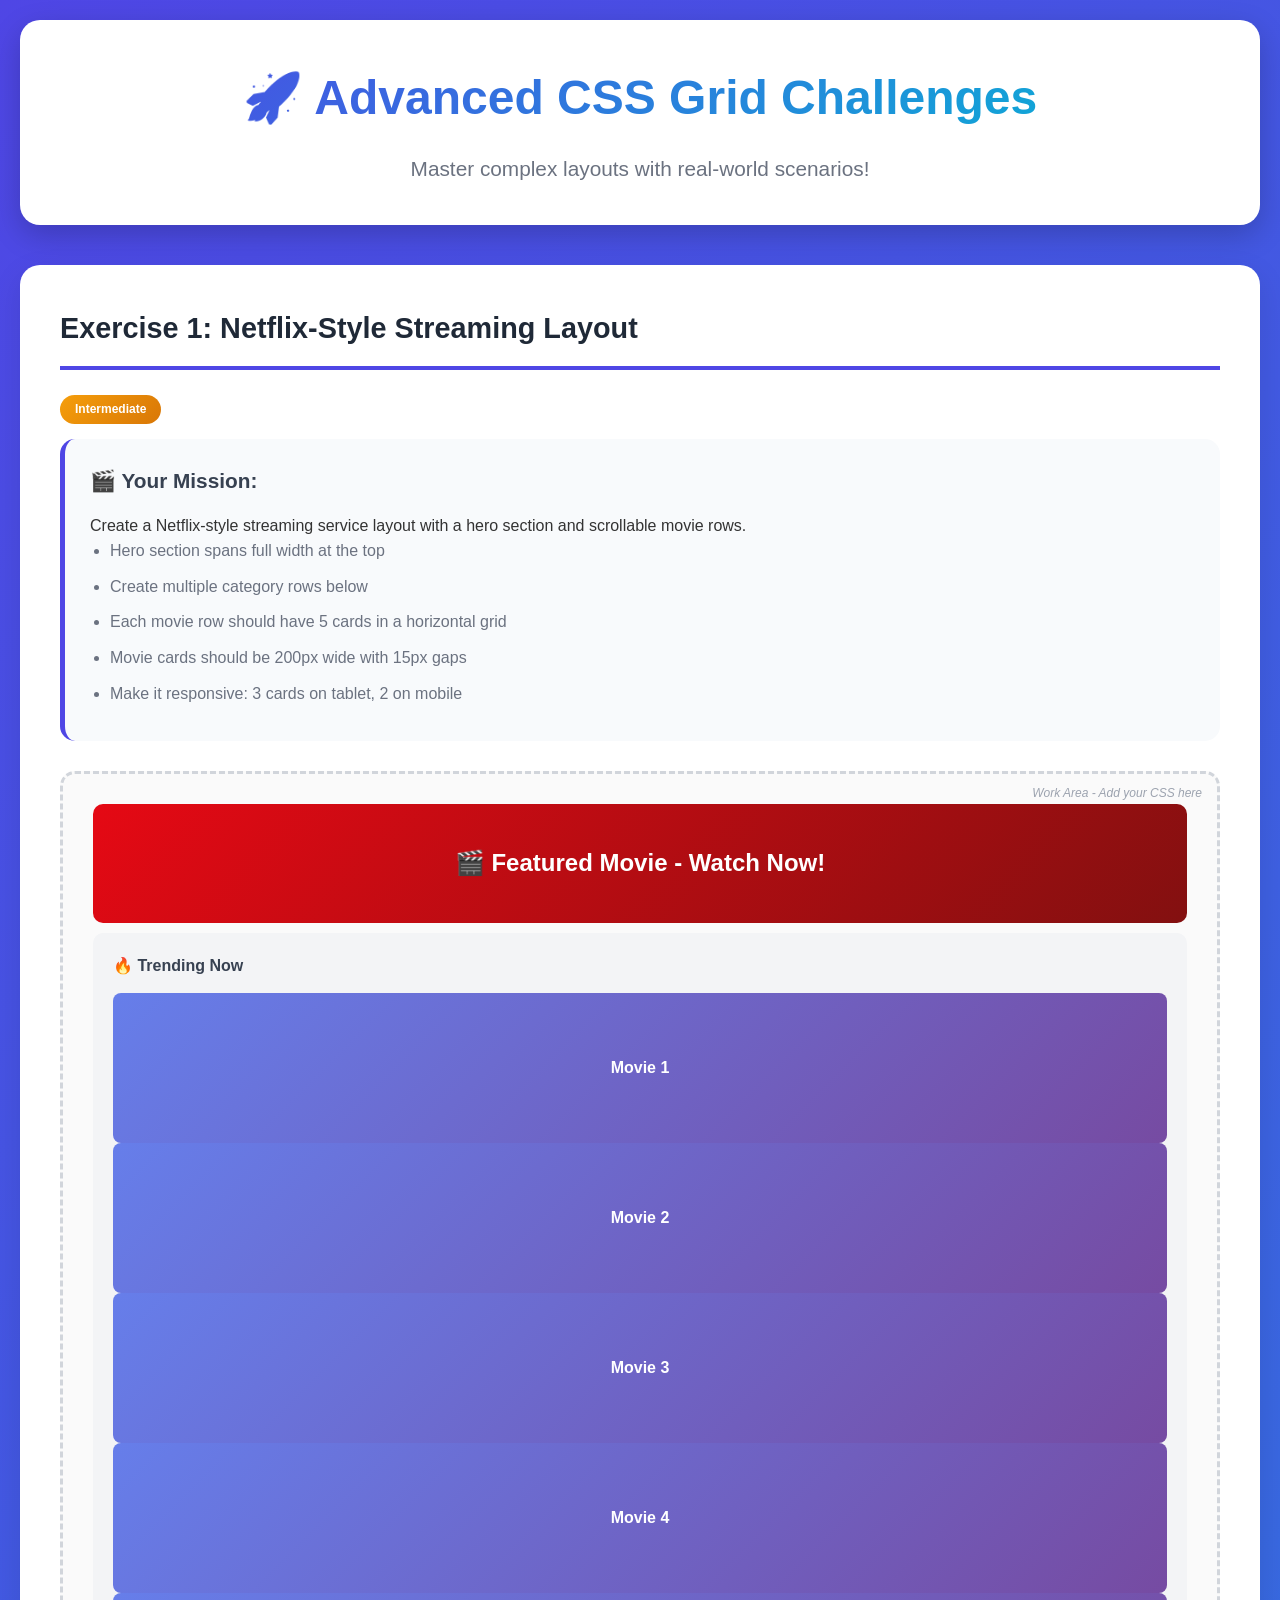
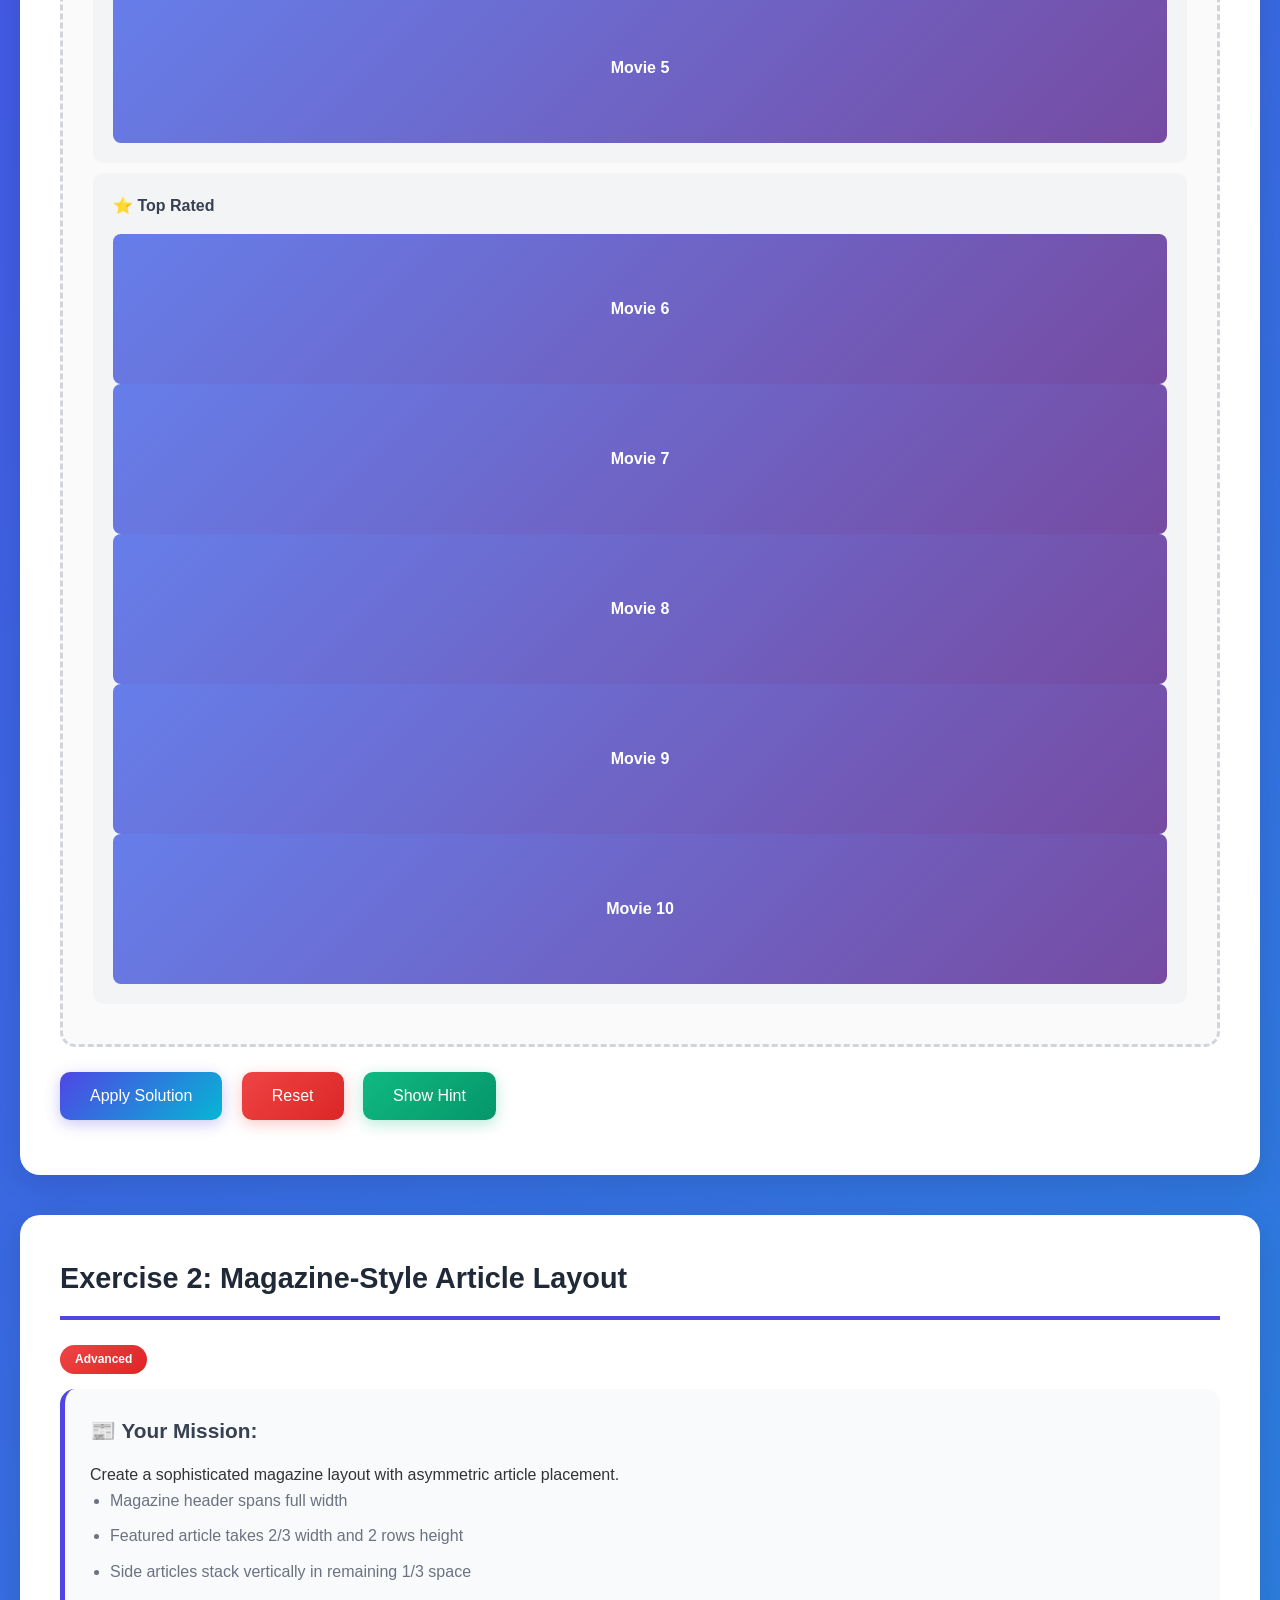
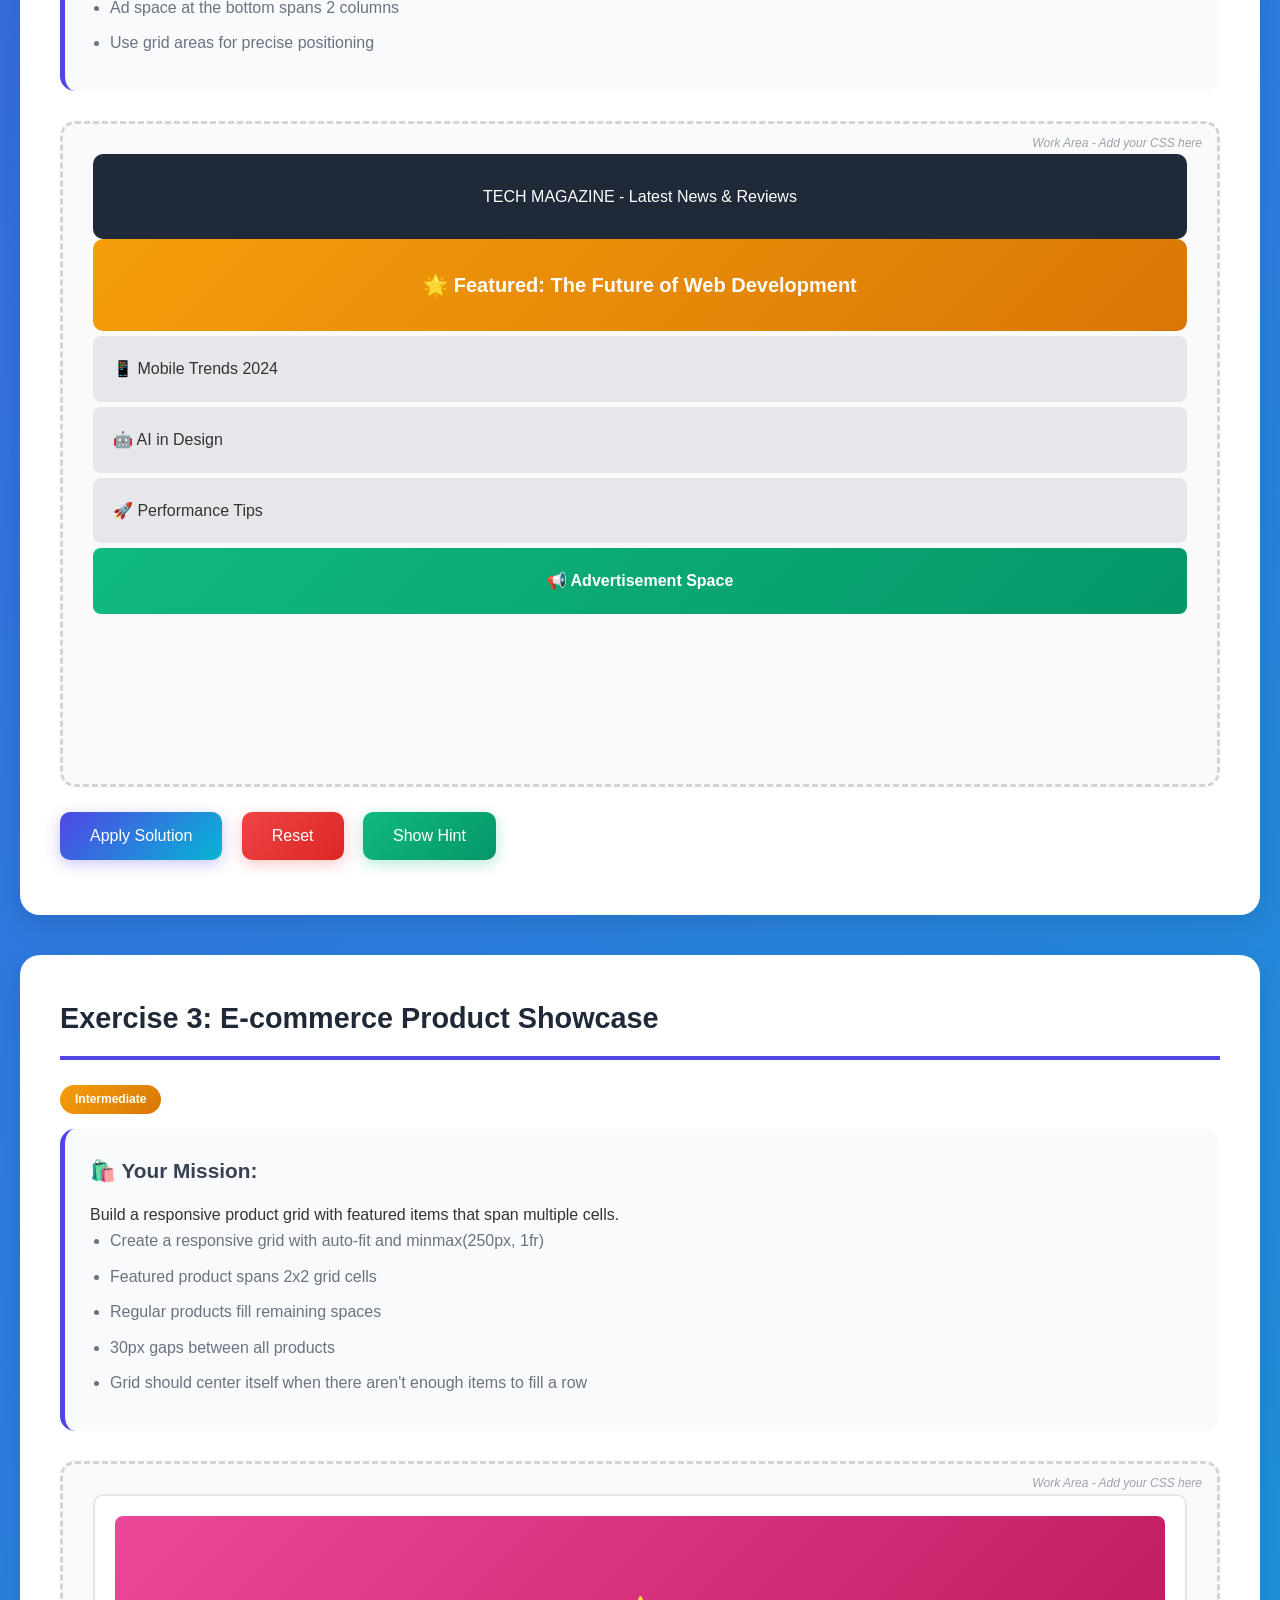
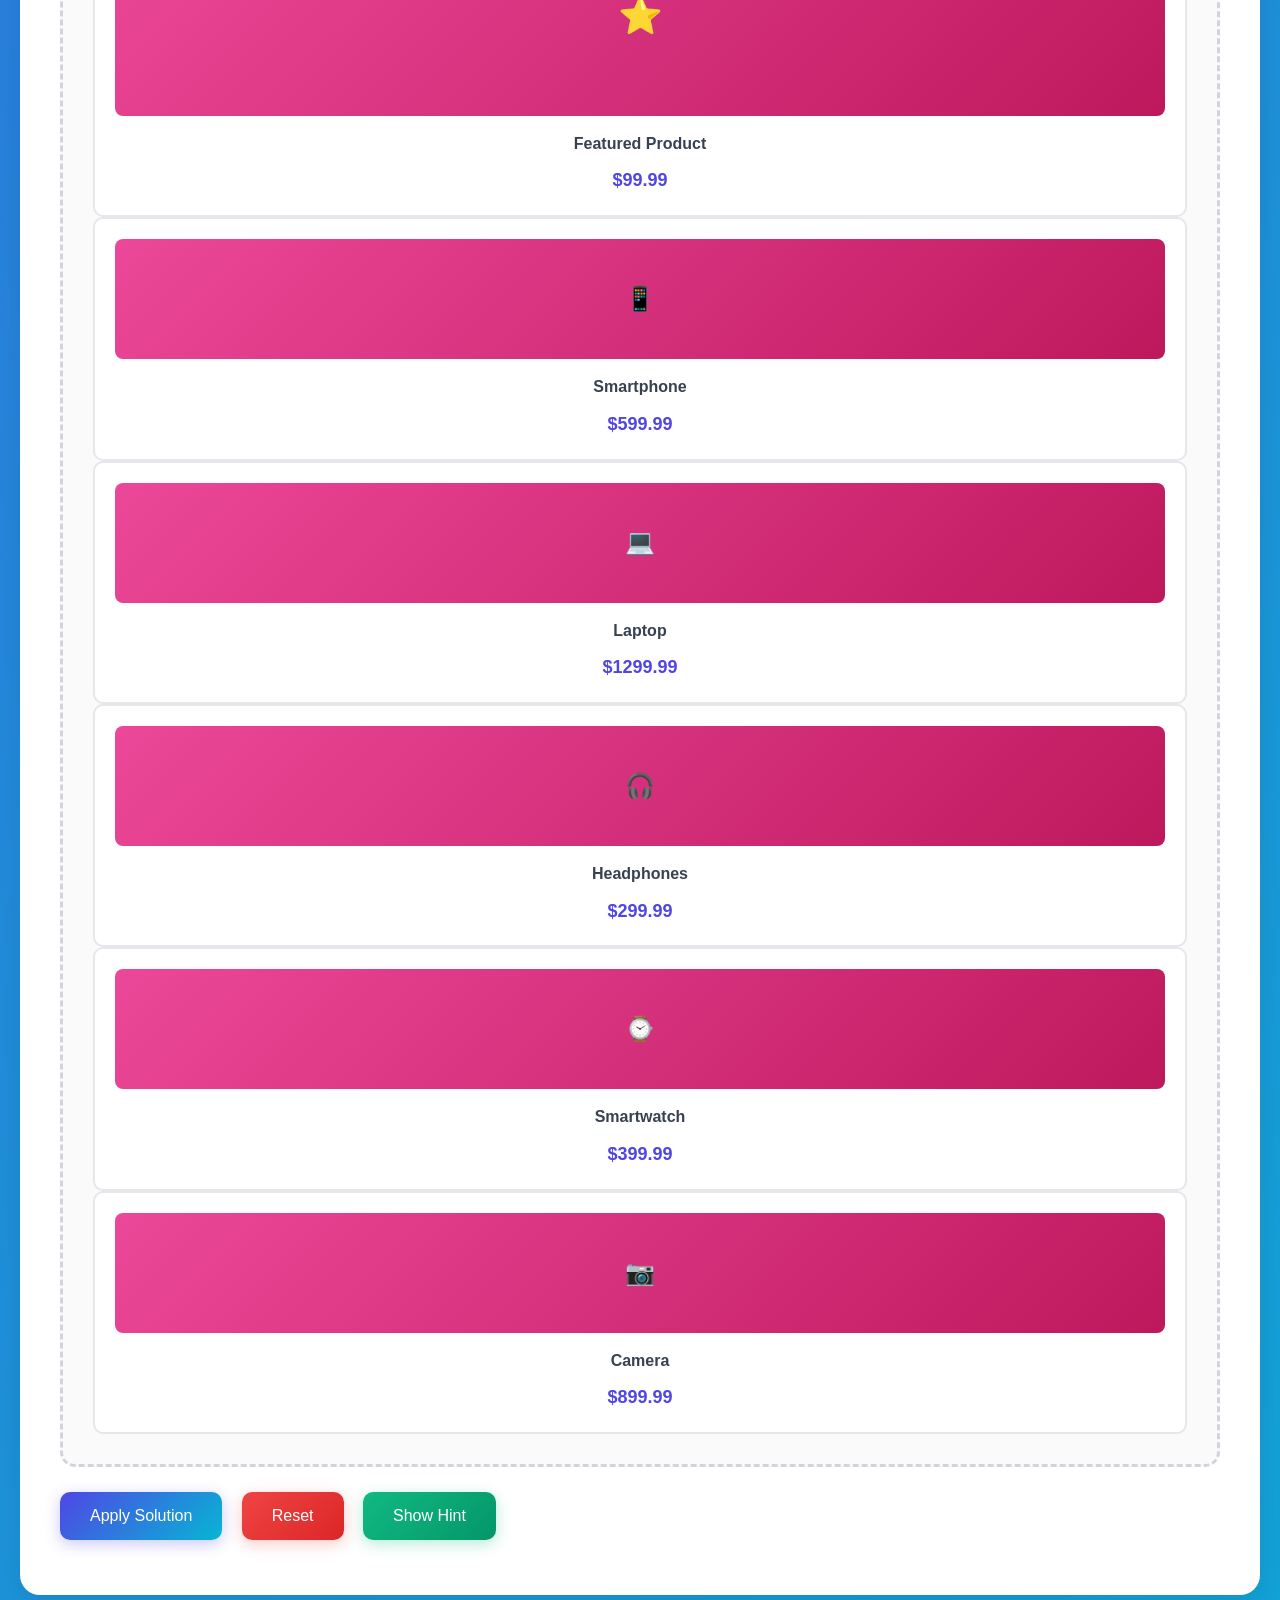
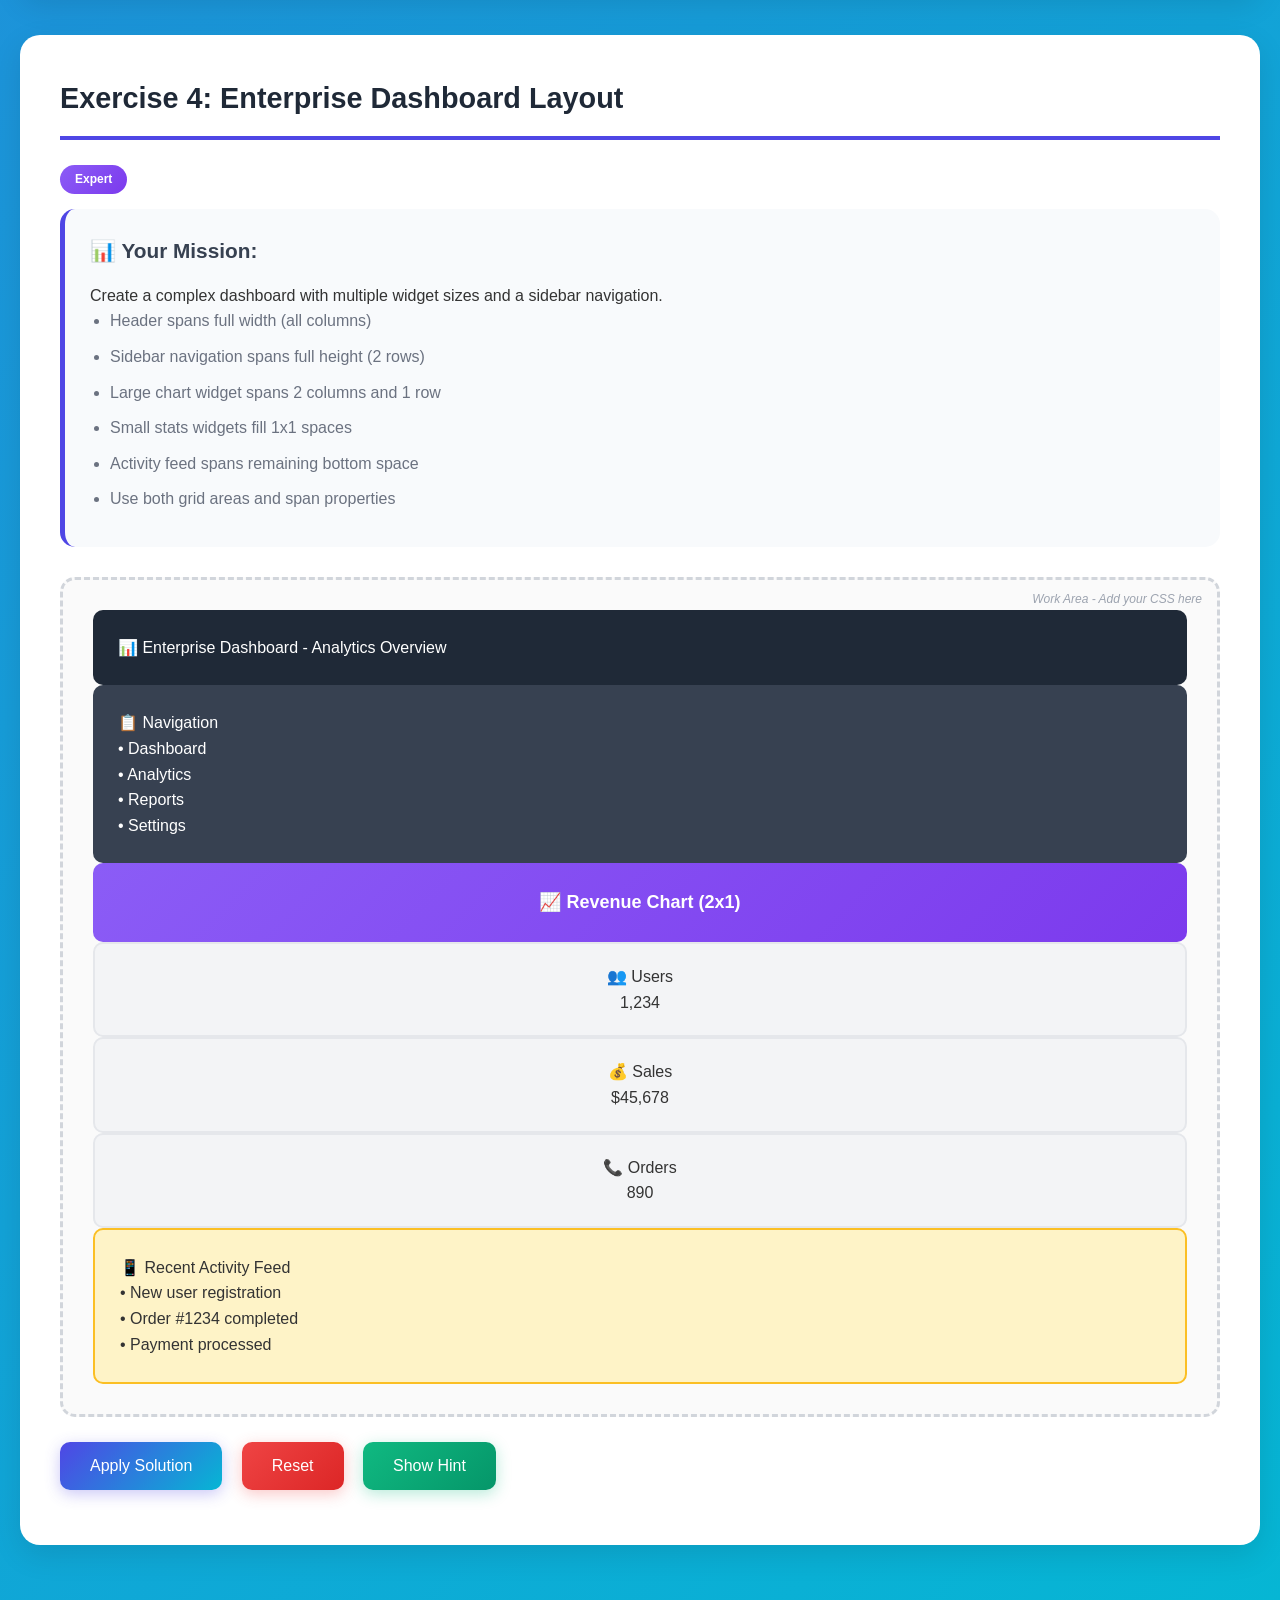
<file: css-grid-advanced-exercises.html>
<!DOCTYPE html>
<html lang="en">
<head>
    <meta charset="UTF-8">
    <meta name="viewport" content="width=device-width, initial-scale=1.0">
    <title>CSS Grid - Advanced Exercises</title>
    <style>
        * {
            margin: 0;
            padding: 0;
            box-sizing: border-box;
        }

        body {
            font-family: 'Segoe UI', Tahoma, Geneva, Verdana, sans-serif;
            background: linear-gradient(135deg, #4f46e5 0%, #06b6d4 100%);
            padding: 20px;
            line-height: 1.6;
            color: #333;
        }

        .container {
            max-width: 1400px;
            margin: 0 auto;
        }

        .header {
            text-align: center;
            background: white;
            color: #333;
            padding: 40px;
            border-radius: 20px;
            margin-bottom: 40px;
            box-shadow: 0 10px 30px rgba(0,0,0,0.2);
        }

        h1 {
            font-size: 3em;
            margin-bottom: 10px;
            background: linear-gradient(135deg, #4f46e5, #06b6d4);
            -webkit-background-clip: text;
            -webkit-text-fill-color: transparent;
            background-clip: text;
        }

        .exercise {
            background: white;
            padding: 40px;
            border-radius: 20px;
            margin-bottom: 40px;
            box-shadow: 0 10px 30px rgba(0,0,0,0.1);
        }

        h2 {
            color: #1f2937;
            margin-bottom: 25px;
            padding-bottom: 15px;
            border-bottom: 4px solid #4f46e5;
            font-size: 1.8em;
        }

        .instructions {
            background: #f8fafc;
            padding: 25px;
            border-radius: 15px;
            margin-bottom: 30px;
            border-left: 5px solid #4f46e5;
        }

        .instructions h3 {
            color: #374151;
            margin-bottom: 15px;
            font-size: 1.3em;
        }

        .instructions ul {
            margin-left: 20px;
            color: #6b7280;
        }

        .instructions li {
            margin-bottom: 10px;
        }

        .workspace {
            border: 3px dashed #d1d5db;
            padding: 30px;
            border-radius: 15px;
            min-height: 400px;
            margin-bottom: 25px;
            background: #fafafa;
            position: relative;
        }

        .workspace::before {
            content: "Work Area - Add your CSS here";
            position: absolute;
            top: 10px;
            right: 15px;
            font-size: 12px;
            color: #9ca3af;
            font-style: italic;
        }

        button {
            background: linear-gradient(135deg, #4f46e5, #06b6d4);
            color: white;
            border: none;
            padding: 15px 30px;
            font-size: 16px;
            border-radius: 10px;
            cursor: pointer;
            margin-right: 15px;
            margin-bottom: 15px;
            transition: all 0.3s ease;
            box-shadow: 0 4px 15px rgba(79, 70, 229, 0.3);
        }

        button:hover {
            transform: translateY(-3px);
            box-shadow: 0 6px 20px rgba(79, 70, 229, 0.4);
        }

        button.reset {
            background: linear-gradient(135deg, #ef4444, #dc2626);
            box-shadow: 0 4px 15px rgba(239, 68, 68, 0.3);
        }

        button.hint {
            background: linear-gradient(135deg, #10b981, #059669);
            box-shadow: 0 4px 15px rgba(16, 185, 129, 0.3);
        }

        .code-hint {
            background: #1f2937;
            color: #f9fafb;
            padding: 20px;
            border-radius: 10px;
            margin-top: 20px;
            font-family: 'Courier New', monospace;
            font-size: 14px;
            line-height: 1.6;
            display: none;
            border: 2px solid #374151;
        }

        .code-hint.show {
            display: block;
            animation: slideDown 0.3s ease-out;
        }

        @keyframes slideDown {
            from {
                opacity: 0;
                transform: translateY(-10px);
            }
            to {
                opacity: 1;
                transform: translateY(0);
            }
        }

        /* Exercise 1: Netflix-style Layout */
        .netflix-container {
            /* Students will add grid code here */
            min-height: 500px;
        }

        .hero-section {
            background: linear-gradient(135deg, #e50914, #831010);
            color: white;
            padding: 40px;
            border-radius: 10px;
            display: flex;
            align-items: center;
            justify-content: center;
            font-size: 24px;
            font-weight: bold;
        }

        .category-row {
            background: #f3f4f6;
            padding: 20px;
            border-radius: 10px;
            margin: 10px 0;
        }

        .category-title {
            font-weight: bold;
            margin-bottom: 15px;
            color: #374151;
        }

        .movie-cards {
            /* Students will add grid code here */
        }

        .movie-card {
            background: linear-gradient(135deg, #667eea, #764ba2);
            color: white;
            height: 150px;
            border-radius: 8px;
            display: flex;
            align-items: center;
            justify-content: center;
            font-weight: bold;
            transition: transform 0.3s ease;
        }

        .movie-card:hover {
            transform: scale(1.05);
        }

        /* Exercise 2: Magazine Layout */
        .magazine-layout {
            /* Students will add grid code here */
            min-height: 600px;
        }

        .magazine-header {
            background: #1f2937;
            color: white;
            padding: 30px;
            text-align: center;
            border-radius: 10px;
        }

        .featured-article {
            background: linear-gradient(135deg, #f59e0b, #d97706);
            color: white;
            padding: 30px;
            border-radius: 10px;
            display: flex;
            align-items: center;
            justify-content: center;
            font-size: 20px;
            font-weight: bold;
        }

        .side-article {
            background: #e5e7eb;
            padding: 20px;
            border-radius: 8px;
            margin: 5px 0;
        }

        .ad-space {
            background: linear-gradient(135deg, #10b981, #059669);
            color: white;
            padding: 20px;
            border-radius: 8px;
            display: flex;
            align-items: center;
            justify-content: center;
            font-weight: bold;
        }

        /* Exercise 3: E-commerce Product Grid */
        .product-grid {
            /* Students will add grid code here */
        }

        .product-item {
            background: white;
            border: 2px solid #e5e7eb;
            border-radius: 10px;
            padding: 20px;
            text-align: center;
            transition: all 0.3s ease;
        }

        .product-item:hover {
            border-color: #4f46e5;
            transform: translateY(-5px);
            box-shadow: 0 10px 25px rgba(79, 70, 229, 0.2);
        }

        .product-image {
            background: linear-gradient(135deg, #ec4899, #be185d);
            color: white;
            height: 120px;
            border-radius: 8px;
            margin-bottom: 15px;
            display: flex;
            align-items: center;
            justify-content: center;
            font-size: 24px;
        }

        .product-featured {
            grid-column: span 2;
            grid-row: span 2;
        }

        .product-featured .product-image {
            height: 200px;
            font-size: 36px;
        }

        .product-name {
            font-weight: bold;
            margin-bottom: 10px;
            color: #374151;
        }

        .product-price {
            color: #4f46e5;
            font-weight: bold;
            font-size: 18px;
        }

        /* Exercise 4: Complex Dashboard */
        .complex-dashboard {
            /* Students will add grid code here */
            min-height: 700px;
        }

        .dashboard-header {
            background: #1f2937;
            color: white;
            padding: 25px;
            border-radius: 10px;
        }

        .sidebar-nav {
            background: #374151;
            color: white;
            padding: 25px;
            border-radius: 10px;
        }

        .chart-widget {
            background: linear-gradient(135deg, #8b5cf6, #7c3aed);
            color: white;
            padding: 25px;
            border-radius: 10px;
            display: flex;
            align-items: center;
            justify-content: center;
            font-size: 18px;
            font-weight: bold;
        }

        .stats-widget {
            background: #f3f4f6;
            padding: 20px;
            border-radius: 10px;
            text-align: center;
            border: 2px solid #e5e7eb;
        }

        .activity-feed {
            background: #fef3c7;
            padding: 25px;
            border-radius: 10px;
            border: 2px solid #fbbf24;
        }

        .success-message {
            background: linear-gradient(135deg, #10b981, #059669);
            color: white;
            padding: 20px;
            border-radius: 10px;
            margin-top: 20px;
            text-align: center;
            display: none;
            animation: bounceIn 0.6s ease-out;
        }

        .success-message.show {
            display: block;
        }

        @keyframes bounceIn {
            0% {
                opacity: 0;
                transform: scale(0.3);
            }
            50% {
                opacity: 1;
                transform: scale(1.05);
            }
            70% {
                transform: scale(0.9);
            }
            100% {
                opacity: 1;
                transform: scale(1);
            }
        }

        .difficulty-badge {
            display: inline-block;
            background: linear-gradient(135deg, #f59e0b, #d97706);
            color: white;
            padding: 5px 15px;
            border-radius: 20px;
            font-size: 12px;
            font-weight: bold;
            margin-bottom: 15px;
        }

        .difficulty-badge.hard {
            background: linear-gradient(135deg, #ef4444, #dc2626);
        }

        .difficulty-badge.expert {
            background: linear-gradient(135deg, #8b5cf6, #7c3aed);
        }
    </style>
</head>
<body>
    <div class="container">
        <div class="header">
            <h1>🚀 Advanced CSS Grid Challenges</h1>
            <p style="font-size: 1.3em; margin-top: 15px; color: #6b7280;">Master complex layouts with real-world scenarios!</p>
        </div>

        <!-- Exercise 1: Netflix-style Layout -->
        <div class="exercise">
            <h2>Exercise 1: Netflix-Style Streaming Layout</h2>
            <div class="difficulty-badge">Intermediate</div>
            
            <div class="instructions">
                <h3>🎬 Your Mission:</h3>
                <p>Create a Netflix-style streaming service layout with a hero section and scrollable movie rows.</p>
                <ul>
                    <li>Hero section spans full width at the top</li>
                    <li>Create multiple category rows below</li>
                    <li>Each movie row should have 5 cards in a horizontal grid</li>
                    <li>Movie cards should be 200px wide with 15px gaps</li>
                    <li>Make it responsive: 3 cards on tablet, 2 on mobile</li>
                </ul>
            </div>

            <div class="workspace">
                <div class="netflix-container" id="netflix">
                    <div class="hero-section">🎬 Featured Movie - Watch Now!</div>
                    
                    <div class="category-row">
                        <div class="category-title">🔥 Trending Now</div>
                        <div class="movie-cards">
                            <div class="movie-card">Movie 1</div>
                            <div class="movie-card">Movie 2</div>
                            <div class="movie-card">Movie 3</div>
                            <div class="movie-card">Movie 4</div>
                            <div class="movie-card">Movie 5</div>
                        </div>
                    </div>
                    
                    <div class="category-row">
                        <div class="category-title">⭐ Top Rated</div>
                        <div class="movie-cards">
                            <div class="movie-card">Movie 6</div>
                            <div class="movie-card">Movie 7</div>
                            <div class="movie-card">Movie 8</div>
                            <div class="movie-card">Movie 9</div>
                            <div class="movie-card">Movie 10</div>
                        </div>
                    </div>
                </div>
            </div>

            <button onclick="applyNetflixLayout()">Apply Solution</button>
            <button class="reset" onclick="resetNetflix()">Reset</button>
            <button class="hint" onclick="toggleHint('hint1')">Show Hint</button>

            <div class="code-hint" id="hint1">
                .netflix-container {<br>
                &nbsp;&nbsp;display: grid;<br>
                &nbsp;&nbsp;grid-template-columns: 1fr;<br>
                &nbsp;&nbsp;gap: 30px;<br>
                }<br><br>
                .movie-cards {<br>
                &nbsp;&nbsp;display: grid;<br>
                &nbsp;&nbsp;grid-template-columns: repeat(5, 200px);<br>
                &nbsp;&nbsp;gap: 15px;<br>
                &nbsp;&nbsp;overflow-x: auto;<br>
                }<br><br>
                @media (max-width: 768px) {<br>
                &nbsp;&nbsp;.movie-cards {<br>
                &nbsp;&nbsp;&nbsp;&nbsp;grid-template-columns: repeat(3, 150px);<br>
                &nbsp;&nbsp;}<br>
                }
            </div>
        </div>

        <!-- Exercise 2: Magazine Layout -->
        <div class="exercise">
            <h2>Exercise 2: Magazine-Style Article Layout</h2>
            <div class="difficulty-badge hard">Advanced</div>
            
            <div class="instructions">
                <h3>📰 Your Mission:</h3>
                <p>Create a sophisticated magazine layout with asymmetric article placement.</p>
                <ul>
                    <li>Magazine header spans full width</li>
                    <li>Featured article takes 2/3 width and 2 rows height</li>
                    <li>Side articles stack vertically in remaining 1/3 space</li>
                    <li>Ad space at the bottom spans 2 columns</li>
                    <li>Use grid areas for precise positioning</li>
                </ul>
            </div>

            <div class="workspace">
                <div class="magazine-layout" id="magazine">
                    <div class="magazine-header">TECH MAGAZINE - Latest News & Reviews</div>
                    <div class="featured-article">🌟 Featured: The Future of Web Development</div>
                    <div class="side-article">📱 Mobile Trends 2024</div>
                    <div class="side-article">🤖 AI in Design</div>
                    <div class="side-article">🚀 Performance Tips</div>
                    <div class="ad-space">📢 Advertisement Space</div>
                </div>
            </div>

            <button onclick="applyMagazineLayout()">Apply Solution</button>
            <button class="reset" onclick="resetMagazine()">Reset</button>
            <button class="hint" onclick="toggleHint('hint2')">Show Hint</button>

            <div class="code-hint" id="hint2">
                .magazine-layout {<br>
                &nbsp;&nbsp;display: grid;<br>
                &nbsp;&nbsp;grid-template-columns: 2fr 1fr;<br>
                &nbsp;&nbsp;grid-template-areas:<br>
                &nbsp;&nbsp;&nbsp;&nbsp;"header header"<br>
                &nbsp;&nbsp;&nbsp;&nbsp;"featured side1"<br>
                &nbsp;&nbsp;&nbsp;&nbsp;"featured side2"<br>
                &nbsp;&nbsp;&nbsp;&nbsp;"featured side3"<br>
                &nbsp;&nbsp;&nbsp;&nbsp;"ad ad";<br>
                &nbsp;&nbsp;gap: 20px;<br>
                }<br><br>
                .magazine-header { grid-area: header; }<br>
                .featured-article { grid-area: featured; }<br>
                .side-article:nth-child(3) { grid-area: side1; }<br>
                .side-article:nth-child(4) { grid-area: side2; }<br>
                .side-article:nth-child(5) { grid-area: side3; }<br>
                .ad-space { grid-area: ad; }
            </div>
        </div>

        <!-- Exercise 3: E-commerce Product Grid -->
        <div class="exercise">
            <h2>Exercise 3: E-commerce Product Showcase</h2>
            <div class="difficulty-badge">Intermediate</div>
            
            <div class="instructions">
                <h3>🛍️ Your Mission:</h3>
                <p>Build a responsive product grid with featured items that span multiple cells.</p>
                <ul>
                    <li>Create a responsive grid with auto-fit and minmax(250px, 1fr)</li>
                    <li>Featured product spans 2x2 grid cells</li>
                    <li>Regular products fill remaining spaces</li>
                    <li>30px gaps between all products</li>
                    <li>Grid should center itself when there aren't enough items to fill a row</li>
                </ul>
            </div>

            <div class="workspace">
                <div class="product-grid" id="products">
                    <div class="product-item product-featured">
                        <div class="product-image">⭐</div>
                        <div class="product-name">Featured Product</div>
                        <div class="product-price">$99.99</div>
                    </div>
                    <div class="product-item">
                        <div class="product-image">📱</div>
                        <div class="product-name">Smartphone</div>
                        <div class="product-price">$599.99</div>
                    </div>
                    <div class="product-item">
                        <div class="product-image">💻</div>
                        <div class="product-name">Laptop</div>
                        <div class="product-price">$1299.99</div>
                    </div>
                    <div class="product-item">
                        <div class="product-image">🎧</div>
                        <div class="product-name">Headphones</div>
                        <div class="product-price">$299.99</div>
                    </div>
                    <div class="product-item">
                        <div class="product-image">⌚</div>
                        <div class="product-name">Smartwatch</div>
                        <div class="product-price">$399.99</div>
                    </div>
                    <div class="product-item">
                        <div class="product-image">📷</div>
                        <div class="product-name">Camera</div>
                        <div class="product-price">$899.99</div>
                    </div>
                </div>
            </div>

            <button onclick="applyProductGrid()">Apply Solution</button>
            <button class="reset" onclick="resetProducts()">Reset</button>
            <button class="hint" onclick="toggleHint('hint3')">Show Hint</button>

            <div class="code-hint" id="hint3">
                .product-grid {<br>
                &nbsp;&nbsp;display: grid;<br>
                &nbsp;&nbsp;grid-template-columns: repeat(auto-fit, minmax(250px, 1fr));<br>
                &nbsp;&nbsp;gap: 30px;<br>
                &nbsp;&nbsp;justify-content: center;<br>
                }<br><br>
                .product-featured {<br>
                &nbsp;&nbsp;grid-column: span 2;<br>
                &nbsp;&nbsp;grid-row: span 2;<br>
                }
            </div>
        </div>

        <!-- Exercise 4: Complex Dashboard -->
        <div class="exercise">
            <h2>Exercise 4: Enterprise Dashboard Layout</h2>
            <div class="difficulty-badge expert">Expert</div>
            
            <div class="instructions">
                <h3>📊 Your Mission:</h3>
                <p>Create a complex dashboard with multiple widget sizes and a sidebar navigation.</p>
                <ul>
                    <li>Header spans full width (all columns)</li>
                    <li>Sidebar navigation spans full height (2 rows)</li>
                    <li>Large chart widget spans 2 columns and 1 row</li>
                    <li>Small stats widgets fill 1x1 spaces</li>
                    <li>Activity feed spans remaining bottom space</li>
                    <li>Use both grid areas and span properties</li>
                </ul>
            </div>

            <div class="workspace">
                <div class="complex-dashboard" id="dashboard">
                    <div class="dashboard-header">📊 Enterprise Dashboard - Analytics Overview</div>
                    <div class="sidebar-nav">
                        📋 Navigation<br>
                        • Dashboard<br>
                        • Analytics<br>
                        • Reports<br>
                        • Settings
                    </div>
                    <div class="chart-widget">📈 Revenue Chart (2x1)</div>
                    <div class="stats-widget">👥 Users<br>1,234</div>
                    <div class="stats-widget">💰 Sales<br>$45,678</div>
                    <div class="stats-widget">📞 Orders<br>890</div>
                    <div class="activity-feed">
                        📱 Recent Activity Feed<br>
                        • New user registration<br>
                        • Order #1234 completed<br>
                        • Payment processed
                    </div>
                </div>
            </div>

            <button onclick="applyDashboardLayout()">Apply Solution</button>
            <button class="reset" onclick="resetDashboard()">Reset</button>
            <button class="hint" onclick="toggleHint('hint4')">Show Hint</button>

            <div class="code-hint" id="hint4">
                .complex-dashboard {<br>
                &nbsp;&nbsp;display: grid;<br>
                &nbsp;&nbsp;grid-template-columns: 200px 1fr 1fr 1fr;<br>
                &nbsp;&nbsp;grid-template-rows: auto 1fr 1fr;<br>
                &nbsp;&nbsp;grid-template-areas:<br>
                &nbsp;&nbsp;&nbsp;&nbsp;"header header header header"<br>
                &nbsp;&nbsp;&nbsp;&nbsp;"sidebar chart chart stats1"<br>
                &nbsp;&nbsp;&nbsp;&nbsp;"sidebar activity activity stats2";<br>
                &nbsp;&nbsp;gap: 20px;<br>
                &nbsp;&nbsp;min-height: 600px;<br>
                }<br><br>
                .dashboard-header { grid-area: header; }<br>
                .sidebar-nav { grid-area: sidebar; }<br>
                .chart-widget { grid-area: chart; }<br>
                .stats-widget:nth-child(4) { grid-area: stats1; }<br>
                .stats-widget:nth-child(6) { grid-area: stats2; }<br>
                .activity-feed { grid-area: activity; }
            </div>
        </div>

        <div id="success-message" class="success-message">
            🎉 Excellent work! You've mastered advanced CSS Grid layouts!
        </div>
    </div>

    <script>
        // Exercise 1: Netflix Layout
        function applyNetflixLayout() {
            const netflix = document.getElementById('netflix');
            netflix.style.display = 'grid';
            netflix.style.gridTemplateColumns = '1fr';
            netflix.style.gap = '30px';
            
            document.querySelectorAll('.movie-cards').forEach(cards => {
                cards.style.display = 'grid';
                cards.style.gridTemplateColumns = 'repeat(5, 200px)';
                cards.style.gap = '15px';
                cards.style.overflowX = 'auto';
            });
            showSuccess();
        }

        function resetNetflix() {
            const netflix = document.getElementById('netflix');
            netflix.style = '';
            document.querySelectorAll('.movie-cards').forEach(cards => {
                cards.style = '';
            });
        }

        // Exercise 2: Magazine Layout
        function applyMagazineLayout() {
            const magazine = document.getElementById('magazine');
            magazine.style.display = 'grid';
            magazine.style.gridTemplateColumns = '2fr 1fr';
            magazine.style.gridTemplateAreas = '"header header" "featured side1" "featured side2" "featured side3" "ad ad"';
            magazine.style.gap = '20px';
            
            document.querySelector('.magazine-header').style.gridArea = 'header';
            document.querySelector('.featured-article').style.gridArea = 'featured';
            document.querySelectorAll('.side-article')[0].style.gridArea = 'side1';
            document.querySelectorAll('.side-article')[1].style.gridArea = 'side2';
            document.querySelectorAll('.side-article')[2].style.gridArea = 'side3';
            document.querySelector('.ad-space').style.gridArea = 'ad';
            showSuccess();
        }

        function resetMagazine() {
            const magazine = document.getElementById('magazine');
            magazine.style = '';
            document.querySelectorAll('.magazine-layout > div').forEach(el => {
                el.style.gridArea = '';
            });
        }

        // Exercise 3: Product Grid
        function applyProductGrid() {
            const products = document.getElementById('products');
            products.style.display = 'grid';
            products.style.gridTemplateColumns = 'repeat(auto-fit, minmax(250px, 1fr))';
            products.style.gap = '30px';
            products.style.justifyContent = 'center';
            showSuccess();
        }

        function resetProducts() {
            const products = document.getElementById('products');
            products.style = '';
        }

        // Exercise 4: Complex Dashboard
        function applyDashboardLayout() {
            const dashboard = document.getElementById('dashboard');
            dashboard.style.display = 'grid';
            dashboard.style.gridTemplateColumns = '200px 1fr 1fr 1fr';
            dashboard.style.gridTemplateRows = 'auto 1fr 1fr';
            dashboard.style.gridTemplateAreas = '"header header header header" "sidebar chart chart stats1" "sidebar activity activity stats2"';
            dashboard.style.gap = '20px';
            dashboard.style.minHeight = '600px';
            
            document.querySelector('.dashboard-header').style.gridArea = 'header';
            document.querySelector('.sidebar-nav').style.gridArea = 'sidebar';
            document.querySelector('.chart-widget').style.gridArea = 'chart';
            document.querySelectorAll('.stats-widget')[0].style.gridArea = 'stats1';
            document.querySelectorAll('.stats-widget')[1].style.gridArea = 'stats2';
            document.querySelector('.activity-feed').style.gridArea = 'activity';
            showSuccess();
        }

        function resetDashboard() {
            const dashboard = document.getElementById('dashboard');
            dashboard.style = '';
            document.querySelectorAll('.complex-dashboard > div').forEach(el => {
                el.style.gridArea = '';
            });
        }

        // Utility functions
        function toggleHint(hintId) {
            const hint = document.getElementById(hintId);
            hint.classList.toggle('show');
        }

        function showSuccess() {
            setTimeout(() => {
                const successMsg = document.getElementById('success-message');
                successMsg.classList.add('show');
                setTimeout(() => {
                    successMsg.classList.remove('show');
                }, 4000);
            }, 300);
        }

        // Keyboard shortcuts
        document.addEventListener('keydown', (e) => {
            if (e.ctrlKey || e.metaKey) {
                switch(e.key) {
                    case '1':
                        e.preventDefault();
                        applyNetflixLayout();
                        break;
                    case '2':
                        e.preventDefault();
                        applyMagazineLayout();
                        break;
                    case '3':
                        e.preventDefault();
                        applyProductGrid();
                        break;
                    case '4':
                        e.preventDefault();
                        applyDashboardLayout();
                        break;
                }
            }
        });

        // Fun console message
        console.log('%c🎯 Advanced CSS Grid Master Challenge! %c\nKeyboard shortcuts: Ctrl+1, Ctrl+2, Ctrl+3, Ctrl+4\n\nReady to become a Grid Layout Expert? 🚀', 
            'background: linear-gradient(135deg, #4f46e5, #06b6d4); color: white; font-size: 18px; padding: 10px;',
            'color: #4f46e5; font-size: 14px;');
    </script>
</body>
</html>
</file>
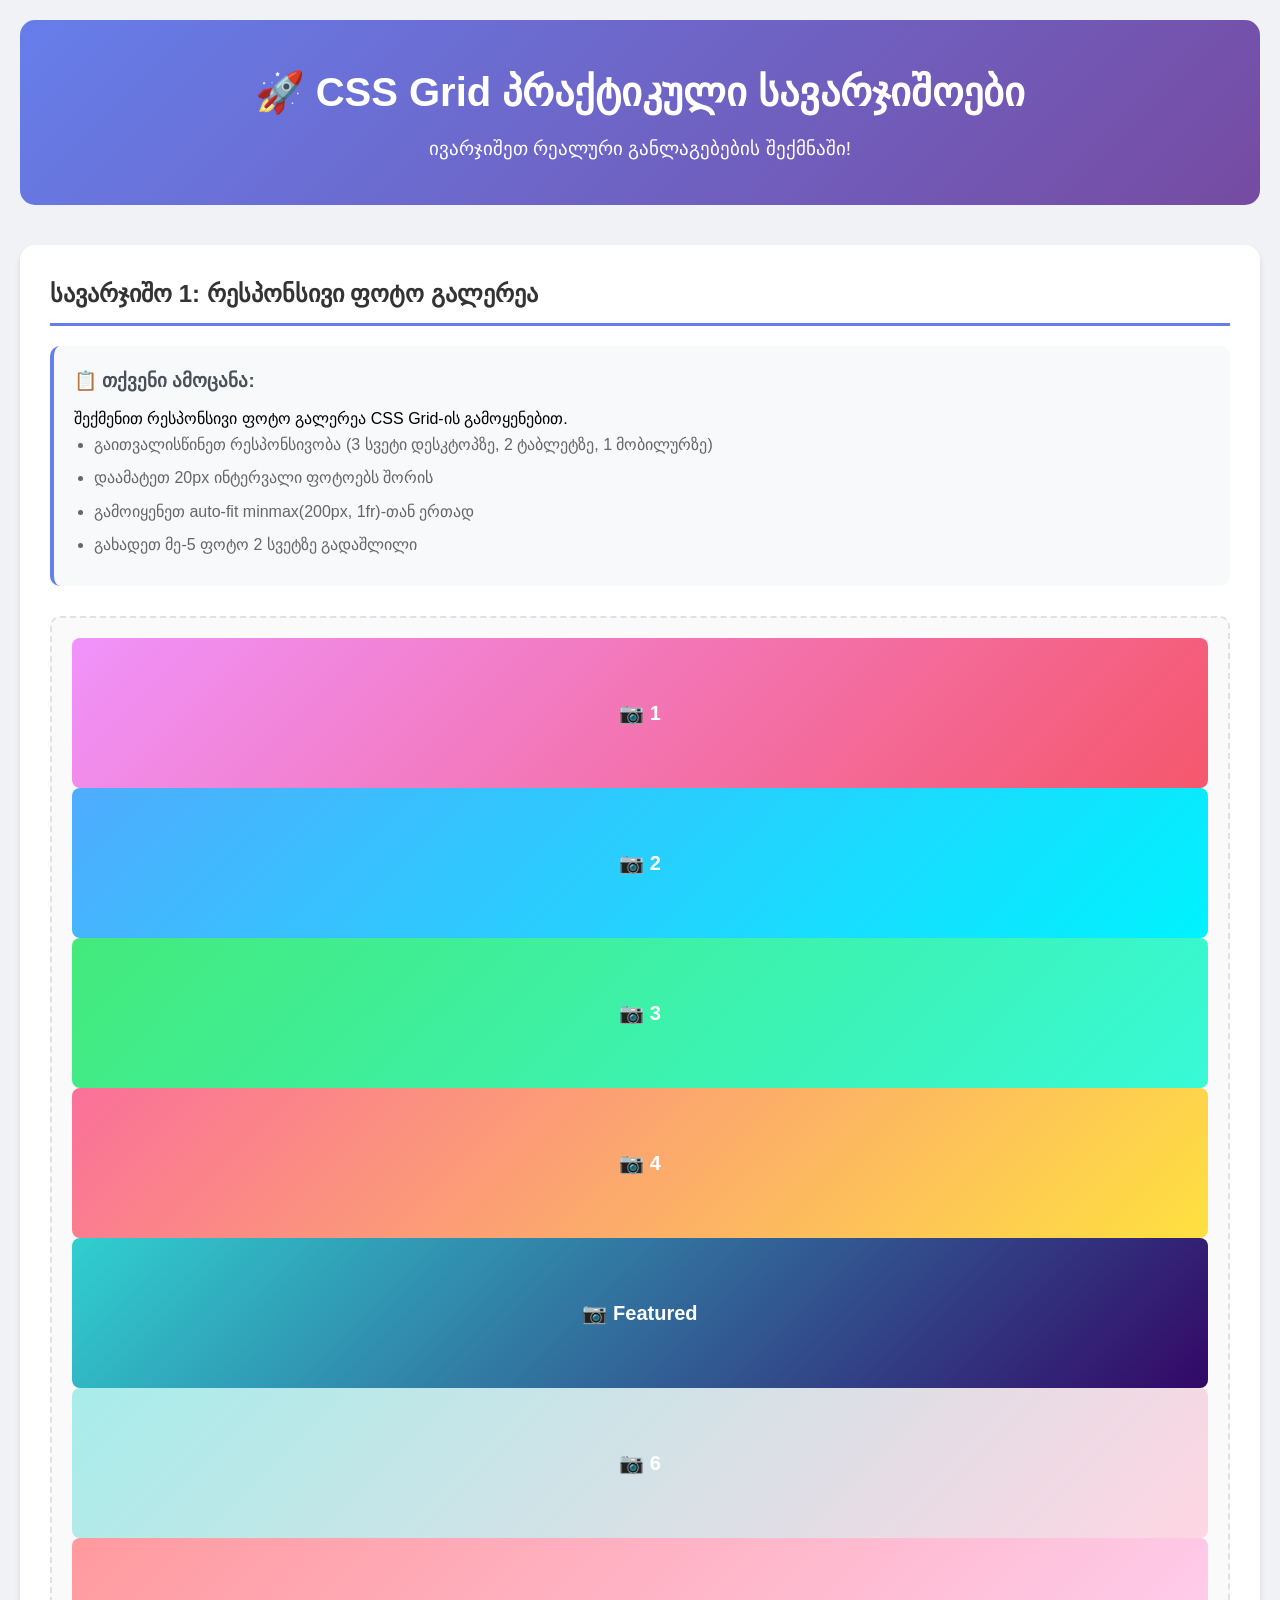
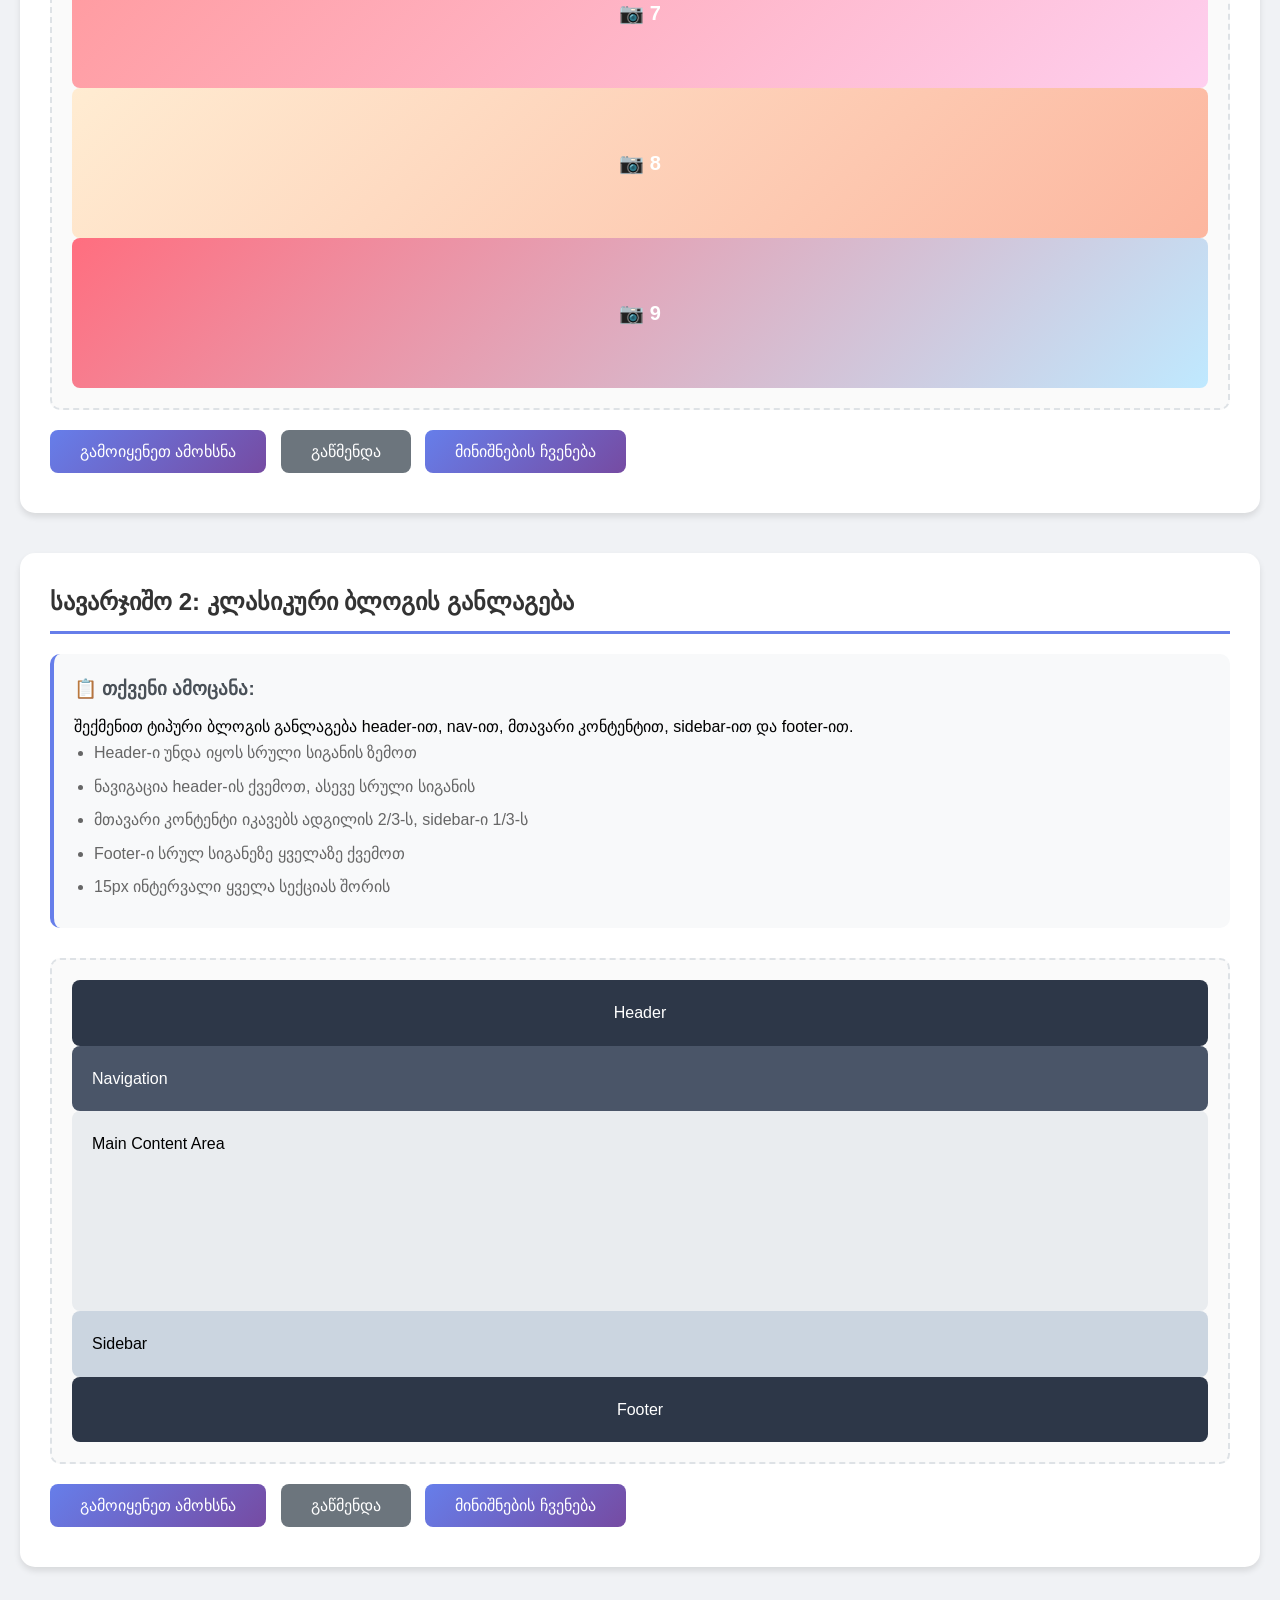
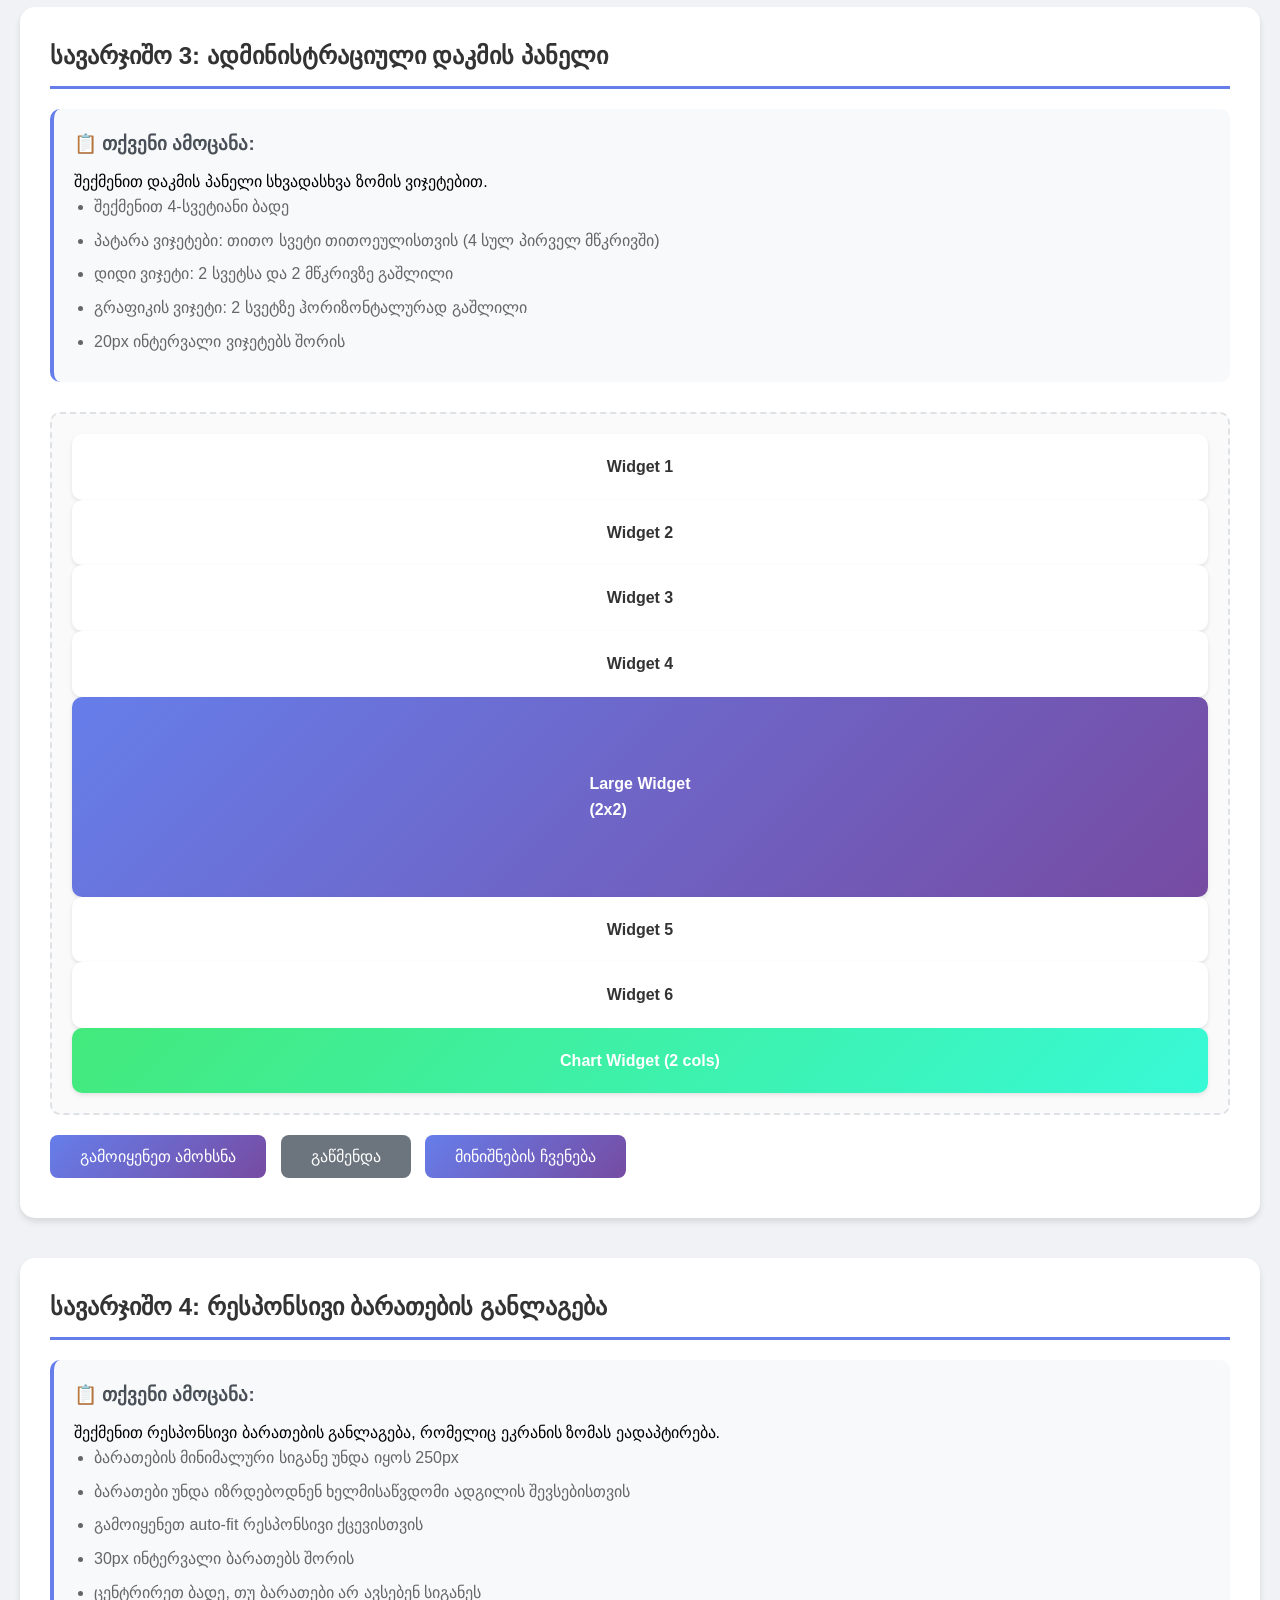
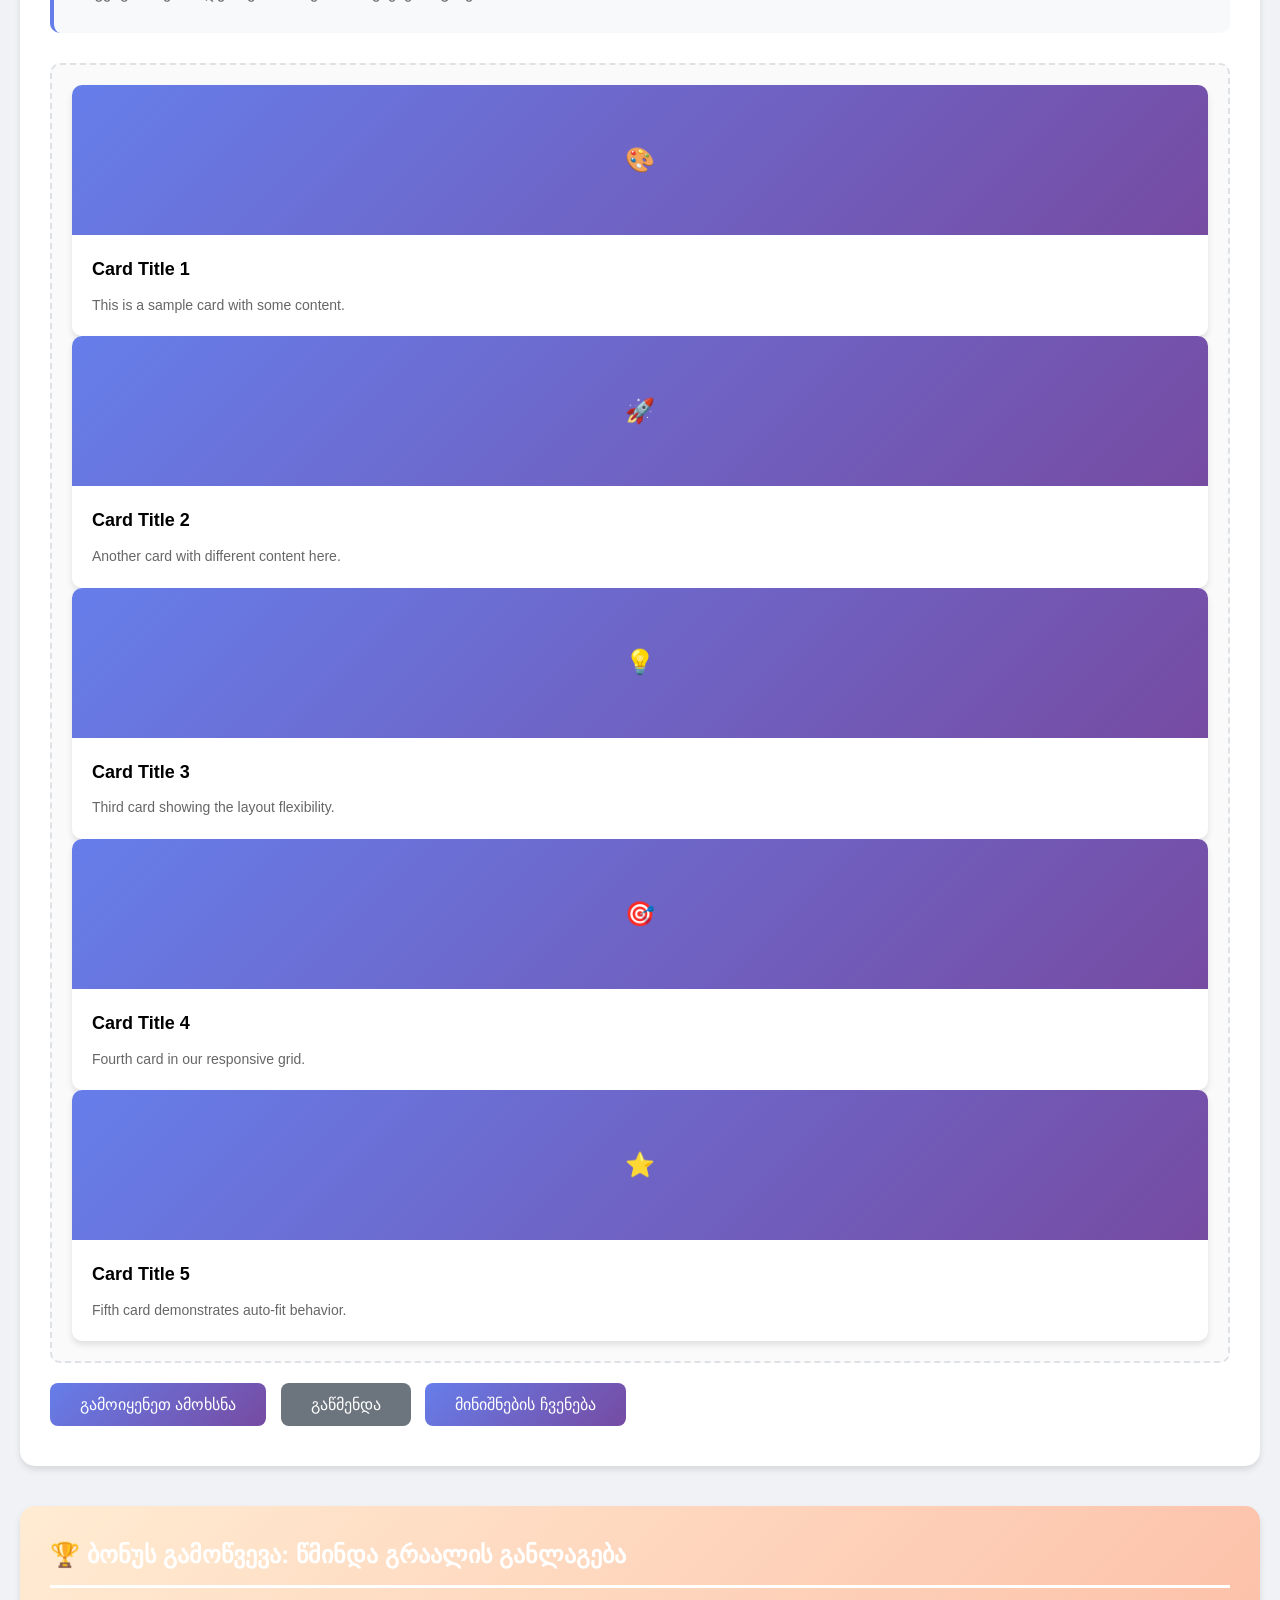
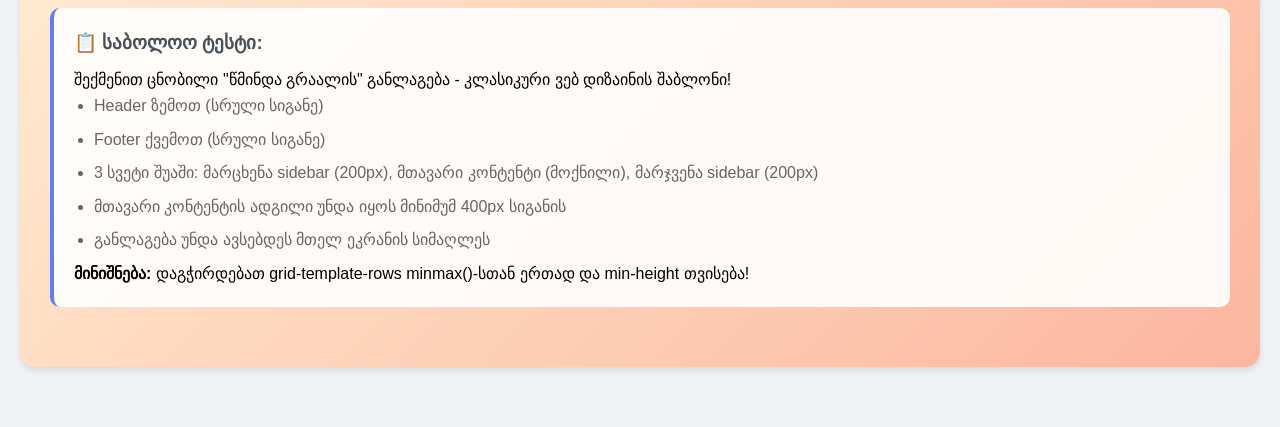
<file: css-grid-exercises.html>
<!DOCTYPE html>
<html lang="en">
<head>
    <meta charset="UTF-8">
    <meta name="viewport" content="width=device-width, initial-scale=1.0">
    <title>CSS Grid - პრაქტიკული სავარჯიშოები</title>
    <style>
        * {
            margin: 0;
            padding: 0;
            box-sizing: border-box;
        }

        body {
            font-family: 'Segoe UI', Tahoma, Geneva, Verdana, sans-serif;
            background: #f0f2f5;
            padding: 20px;
            line-height: 1.6;
        }

        .header {
            text-align: center;
            background: linear-gradient(135deg, #667eea 0%, #764ba2 100%);
            color: white;
            padding: 40px;
            border-radius: 15px;
            margin-bottom: 40px;
        }

        h1 {
            font-size: 2.5em;
            margin-bottom: 10px;
        }

        .exercise {
            background: white;
            padding: 30px;
            border-radius: 15px;
            margin-bottom: 40px;
            box-shadow: 0 4px 6px rgba(0,0,0,0.1);
        }

        h2 {
            color: #333;
            margin-bottom: 20px;
            padding-bottom: 10px;
            border-bottom: 3px solid #667eea;
        }

        .instructions {
            background: #f8f9fa;
            padding: 20px;
            border-radius: 10px;
            margin-bottom: 30px;
            border-left: 4px solid #667eea;
        }

        .instructions h3 {
            color: #495057;
            margin-bottom: 10px;
        }

        .instructions ul {
            margin-left: 20px;
            color: #666;
        }

        .instructions li {
            margin-bottom: 8px;
        }

        .workspace {
            border: 2px dashed #dee2e6;
            padding: 20px;
            border-radius: 10px;
            min-height: 300px;
            margin-bottom: 20px;
            background: #fafafa;
        }

        button {
            background: linear-gradient(135deg, #667eea 0%, #764ba2 100%);
            color: white;
            border: none;
            padding: 12px 30px;
            font-size: 16px;
            border-radius: 8px;
            cursor: pointer;
            margin-right: 10px;
            margin-bottom: 10px;
            transition: transform 0.2s;
        }

        button:hover {
            transform: translateY(-2px);
        }

        button.reset {
            background: #6c757d;
        }

        .code-hint {
            background: #2d3748;
            color: #fff;
            padding: 15px;
            border-radius: 8px;
            margin-top: 20px;
            font-family: 'Courier New', monospace;
            font-size: 14px;
            display: none;
        }

        .code-hint.show {
            display: block;
        }

        /* სავარჯიშო 1: ფოტო გალერეა */
        .photo-gallery {
            /* სტუდენტები აქ დაამატებენ grid კოდს */
        }

        .photo {
            background: linear-gradient(135deg, #667eea, #764ba2);
            color: white;
            display: flex;
            align-items: center;
            justify-content: center;
            font-size: 20px;
            font-weight: bold;
            border-radius: 8px;
            min-height: 150px;
        }

        .photo:nth-child(1) { background: linear-gradient(135deg, #f093fb, #f5576c); }
        .photo:nth-child(2) { background: linear-gradient(135deg, #4facfe, #00f2fe); }
        .photo:nth-child(3) { background: linear-gradient(135deg, #43e97b, #38f9d7); }
        .photo:nth-child(4) { background: linear-gradient(135deg, #fa709a, #fee140); }
        .photo:nth-child(5) { background: linear-gradient(135deg, #30cfd0, #330867); }
        .photo:nth-child(6) { background: linear-gradient(135deg, #a8edea, #fed6e3); }
        .photo:nth-child(7) { background: linear-gradient(135deg, #ff9a9e, #fecfef); }
        .photo:nth-child(8) { background: linear-gradient(135deg, #ffecd2, #fcb69f); }
        .photo:nth-child(9) { background: linear-gradient(135deg, #ff6e7f, #bfe9ff); }

        /* სავარჯიშო 2: ბლოგის განლაგება - შაბლონი */
        .blog-layout {
            /* სტუდენტები აქ დაამატებენ grid კოდს */
        }

        .blog-header {
            background: #2d3748;
            color: white;
            padding: 20px;
            text-align: center;
            border-radius: 8px;
        }

        .blog-nav {
            background: #4a5568;
            color: white;
            padding: 20px;
            border-radius: 8px;
        }

        .blog-main {
            background: #e9ecef;
            padding: 20px;
            border-radius: 8px;
            min-height: 200px;
        }

        .blog-sidebar {
            background: #cbd5e0;
            padding: 20px;
            border-radius: 8px;
        }

        .blog-footer {
            background: #2d3748;
            color: white;
            padding: 20px;
            text-align: center;
            border-radius: 8px;
        }

        /* სავარჯიშო 3: დაკმის პანელი */
        .dashboard {
            /* სტუდენტები აქ დაამატებენ grid კოდს */
        }

        .widget {
            background: white;
            padding: 20px;
            border-radius: 10px;
            box-shadow: 0 2px 4px rgba(0,0,0,0.1);
            display: flex;
            align-items: center;
            justify-content: center;
            font-weight: bold;
            color: #333;
        }

        .widget-large {
            background: linear-gradient(135deg, #667eea, #764ba2);
            color: white;
            min-height: 200px;
        }

        .widget-chart {
            background: linear-gradient(135deg, #43e97b, #38f9d7);
            color: white;
        }

        /* სავარჯიშო 4: ბარათების განლაგება */
        .card-container {
            /* სტუდენტები აქ დაამატებენ grid კოდს */
        }

        .card {
            background: white;
            border-radius: 10px;
            overflow: hidden;
            box-shadow: 0 4px 6px rgba(0,0,0,0.1);
        }

        .card-image {
            background: linear-gradient(135deg, #667eea, #764ba2);
            height: 150px;
            display: flex;
            align-items: center;
            justify-content: center;
            color: white;
            font-size: 24px;
        }

        .card-content {
            padding: 20px;
        }

        .card-title {
            font-size: 18px;
            font-weight: bold;
            margin-bottom: 10px;
        }

        .card-text {
            color: #666;
            font-size: 14px;
        }

        /* ამოხსნის სტილები (ნაგულისხმევად დამალული) */
        .solution {
            display: none;
        }

        .solution.active {
            display: block;
        }

        /* წარმატების შეტყობინება */
        .success-message {
            background: #10b981;
            color: white;
            padding: 15px;
            border-radius: 8px;
            margin-top: 20px;
            text-align: center;
            display: none;
        }

        .success-message.show {
            display: block;
            animation: slideIn 0.5s ease-out;
        }

        @keyframes slideIn {
            from {
                transform: translateY(-20px);
                opacity: 0;
            }
            to {
                transform: translateY(0);
                opacity: 1;
            }
        }

        /* რესპონსივი მინიშნება */
        @media (max-width: 768px) {
            .instructions {
                padding: 15px;
            }
            
            .exercise {
                padding: 20px;
            }
        }
    </style>
</head>
<body>
    <div class="header">
        <h1>🚀 CSS Grid პრაქტიკული სავარჯიშოები</h1>
        <p style="font-size: 1.2em; margin-top: 10px;">ივარჯიშეთ რეალური განლაგებების შექმნაში!</p>
    </div>

    <!-- სავარჯიშო 1: ფოტო გალერეა -->
    <div class="exercise">
        <h2>სავარჯიშო 1: რესპონსივი ფოტო გალერეა</h2>
        
        <div class="instructions">
            <h3>📋 თქვენი ამოცანა:</h3>
            <p>შექმენით რესპონსივი ფოტო გალერეა CSS Grid-ის გამოყენებით.</p>
            <ul>
                <li>გაითვალისწინეთ რესპონსივობა (3 სვეტი დესკტოპზე, 2 ტაბლეტზე, 1 მობილურზე)</li>
                <li>დაამატეთ 20px ინტერვალი ფოტოებს შორის</li>
                <li>გამოიყენეთ auto-fit minmax(200px, 1fr)-თან ერთად</li>
                <li>გახადეთ მე-5 ფოტო 2 სვეტზე გადაშლილი</li>
            </ul>
        </div>

        <div class="workspace">
            <div class="photo-gallery" id="gallery">
                <div class="photo">📷 1</div>
                <div class="photo">📷 2</div>
                <div class="photo">📷 3</div>
                <div class="photo">📷 4</div>
                <div class="photo" style="grid-column: span 2;">📷 Featured</div>
                <div class="photo">📷 6</div>
                <div class="photo">📷 7</div>
                <div class="photo">📷 8</div>
                <div class="photo">📷 9</div>
            </div>
        </div>

        <button onclick="applyGalleryGrid()">გამოიყენეთ ამოხსნა</button>
        <button class="reset" onclick="resetGallery()">გაწმენდა</button>
        <button onclick="toggleHint('hint1')">მინიშნების ჩვენება</button>

        <div class="code-hint" id="hint1">
            .photo-gallery {<br>
            &nbsp;&nbsp;display: grid;<br>
            &nbsp;&nbsp;grid-template-columns: repeat(auto-fit, minmax(200px, 1fr));<br>
            &nbsp;&nbsp;gap: 20px;<br>
            }<br><br>
            .photo:nth-child(5) {<br>
            &nbsp;&nbsp;grid-column: span 2;<br>
            }
        </div>
    </div>

    <!-- სავარჯიშო 2: ბლოგის განლაგება -->
    <div class="exercise">
        <h2>სავარჯიშო 2: კლასიკური ბლოგის განლაგება</h2>
        
        <div class="instructions">
            <h3>📋 თქვენი ამოცანა:</h3>
            <p>შექმენით ტიპური ბლოგის განლაგება header-ით, nav-ით, მთავარი კონტენტით, sidebar-ით და footer-ით.</p>
            <ul>
                <li>Header-ი უნდა იყოს სრული სიგანის ზემოთ</li>
                <li>ნავიგაცია header-ის ქვემოთ, ასევე სრული სიგანის</li>
                <li>მთავარი კონტენტი იკავებს ადგილის 2/3-ს, sidebar-ი 1/3-ს</li>
                <li>Footer-ი სრულ სიგანეზე ყველაზე ქვემოთ</li>
                <li>15px ინტერვალი ყველა სექციას შორის</li>
            </ul>
        </div>

        <div class="workspace">
            <div class="blog-layout" id="blog">
                <div class="blog-header">Header</div>
                <div class="blog-nav">Navigation</div>
                <div class="blog-main">Main Content Area</div>
                <div class="blog-sidebar">Sidebar</div>
                <div class="blog-footer">Footer</div>
            </div>
        </div>

        <button onclick="applyBlogGrid()">გამოიყენეთ ამოხსნა</button>
        <button class="reset" onclick="resetBlog()">გაწმენდა</button>
        <button onclick="toggleHint('hint2')">მინიშნების ჩვენება</button>

        <div class="code-hint" id="hint2">
            .blog-layout {<br>
            &nbsp;&nbsp;display: grid;<br>
            &nbsp;&nbsp;grid-template-columns: 2fr 1fr;<br>
            &nbsp;&nbsp;grid-template-areas:<br>
            &nbsp;&nbsp;&nbsp;&nbsp;"header header"<br>
            &nbsp;&nbsp;&nbsp;&nbsp;"nav nav"<br>
            &nbsp;&nbsp;&nbsp;&nbsp;"main sidebar"<br>
            &nbsp;&nbsp;&nbsp;&nbsp;"footer footer";<br>
            &nbsp;&nbsp;gap: 15px;<br>
            }<br><br>
            .blog-header { grid-area: header; }<br>
            .blog-nav { grid-area: nav; }<br>
            .blog-main { grid-area: main; }<br>
            .blog-sidebar { grid-area: sidebar; }<br>
            .blog-footer { grid-area: footer; }
        </div>
    </div>

    <!-- სავარჯიშო 3: დაკმის პანელი -->
    <div class="exercise">
        <h2>სავარჯიშო 3: ადმინისტრაციული დაკმის პანელი</h2>
        
        <div class="instructions">
            <h3>📋 თქვენი ამოცანა:</h3>
            <p>შექმენით დაკმის პანელი სხვადასხვა ზომის ვიჯეტებით.</p>
            <ul>
                <li>შექმენით 4-სვეტიანი ბადე</li>
                <li>პატარა ვიჯეტები: თითო სვეტი თითოეულისთვის (4 სულ პირველ მწკრივში)</li>
                <li>დიდი ვიჯეტი: 2 სვეტსა და 2 მწკრივზე გაშლილი</li>
                <li>გრაფიკის ვიჯეტი: 2 სვეტზე ჰორიზონტალურად გაშლილი</li>
                <li>20px ინტერვალი ვიჯეტებს შორის</li>
            </ul>
        </div>

        <div class="workspace">
            <div class="dashboard" id="dashboard">
                <div class="widget">Widget 1</div>
                <div class="widget">Widget 2</div>
                <div class="widget">Widget 3</div>
                <div class="widget">Widget 4</div>
                <div class="widget widget-large">Large Widget<br>(2x2)</div>
                <div class="widget">Widget 5</div>
                <div class="widget">Widget 6</div>
                <div class="widget widget-chart">Chart Widget (2 cols)</div>
            </div>
        </div>

        <button onclick="applyDashboardGrid()">გამოიყენეთ ამოხსნა</button>
        <button class="reset" onclick="resetDashboard()">გაწმენდა</button>
        <button onclick="toggleHint('hint3')">მინიშნების ჩვენება</button>

        <div class="code-hint" id="hint3">
            .dashboard {<br>
            &nbsp;&nbsp;display: grid;<br>
            &nbsp;&nbsp;grid-template-columns: repeat(4, 1fr);<br>
            &nbsp;&nbsp;gap: 20px;<br>
            }<br><br>
            .widget-large {<br>
            &nbsp;&nbsp;grid-column: span 2;<br>
            &nbsp;&nbsp;grid-row: span 2;<br>
            }<br><br>
            .widget-chart {<br>
            &nbsp;&nbsp;grid-column: span 2;<br>
            }
        </div>
    </div>

    <!-- სავარჯიშო 4: ბარათების განლაგება -->
    <div class="exercise">
        <h2>სავარჯიშო 4: რესპონსივი ბარათების განლაგება</h2>
        
        <div class="instructions">
            <h3>📋 თქვენი ამოცანა:</h3>
            <p>შექმენით რესპონსივი ბარათების განლაგება, რომელიც ეკრანის ზომას ეადაპტირება.</p>
            <ul>
                <li>ბარათების მინიმალური სიგანე უნდა იყოს 250px</li>
                <li>ბარათები უნდა იზრდებოდნენ ხელმისაწვდომი ადგილის შევსებისთვის</li>
                <li>გამოიყენეთ auto-fit რესპონსივი ქცევისთვის</li>
                <li>30px ინტერვალი ბარათებს შორის</li>
                <li>ცენტრირეთ ბადე, თუ ბარათები არ ავსებენ სიგანეს</li>
            </ul>
        </div>

        <div class="workspace">
            <div class="card-container" id="cards">
                <div class="card">
                    <div class="card-image">🎨</div>
                    <div class="card-content">
                        <div class="card-title">Card Title 1</div>
                        <div class="card-text">This is a sample card with some content.</div>
                    </div>
                </div>
                <div class="card">
                    <div class="card-image">🚀</div>
                    <div class="card-content">
                        <div class="card-title">Card Title 2</div>
                        <div class="card-text">Another card with different content here.</div>
                    </div>
                </div>
                <div class="card">
                    <div class="card-image">💡</div>
                    <div class="card-content">
                        <div class="card-title">Card Title 3</div>
                        <div class="card-text">Third card showing the layout flexibility.</div>
                    </div>
                </div>
                <div class="card">
                    <div class="card-image">🎯</div>
                    <div class="card-content">
                        <div class="card-title">Card Title 4</div>
                        <div class="card-text">Fourth card in our responsive grid.</div>
                    </div>
                </div>
                <div class="card">
                    <div class="card-image">⭐</div>
                    <div class="card-content">
                        <div class="card-title">Card Title 5</div>
                        <div class="card-text">Fifth card demonstrates auto-fit behavior.</div>
                    </div>
                </div>
            </div>
        </div>

        <button onclick="applyCardGrid()">გამოიყენეთ ამოხსნა</button>
        <button class="reset" onclick="resetCards()">გაწმენდა</button>
        <button onclick="toggleHint('hint4')">მინიშნების ჩვენება</button>

        <div class="code-hint" id="hint4">
            .card-container {<br>
            &nbsp;&nbsp;display: grid;<br>
            &nbsp;&nbsp;grid-template-columns: repeat(auto-fit, minmax(250px, 1fr));<br>
            &nbsp;&nbsp;gap: 30px;<br>
            &nbsp;&nbsp;justify-content: center;<br>
            }
        </div>
    </div>

    <!-- ბონუს გამოწვევა -->
    <div class="exercise" style="background: linear-gradient(135deg, #ffecd2 0%, #fcb69f 100%);">
        <h2 style="color: white; border-bottom-color: white;">🏆 ბონუს გამოწვევა: წმინდა გრაალის განლაგება</h2>
        
        <div class="instructions" style="background: rgba(255,255,255,0.9);">
            <h3>📋 საბოლოო ტესტი:</h3>
            <p>შექმენით ცნობილი "წმინდა გრაალის" განლაგება - კლასიკური ვებ დიზაინის შაბლონი!</p>
            <ul>
                <li>Header ზემოთ (სრული სიგანე)</li>
                <li>Footer ქვემოთ (სრული სიგანე)</li>
                <li>3 სვეტი შუაში: მარცხენა sidebar (200px), მთავარი კონტენტი (მოქნილი), მარჯვენა sidebar (200px)</li>
                <li>მთავარი კონტენტის ადგილი უნდა იყოს მინიმუმ 400px სიგანის</li>
                <li>განლაგება უნდა ავსებდეს მთელ ეკრანის სიმაღლეს</li>
            </ul>
            <p><strong>მინიშნება:</strong> დაგჭირდებათ grid-template-rows minmax()-სთან ერთად და min-height თვისება!</p>
        </div>

        <div id="success-message" class="success-message">
            🎉 შესანიშნავი მუშაობა! თქვენ დაეუფლეთ CSS Grid-ის განლაგებებს!
        </div>
    </div>

    <script>
        // სავარჯიშო 1: ფოტო გალერეა
        function applyGalleryGrid() {
            const gallery = document.getElementById('gallery');
            gallery.style.display = 'grid';
            gallery.style.gridTemplateColumns = 'repeat(auto-fit, minmax(200px, 1fr))';
            gallery.style.gap = '20px';
            showSuccess();
        }

        function resetGallery() {
            const gallery = document.getElementById('gallery');
            gallery.style = '';
            hideSuccess();
        }

        // სავარჯიშო 2: ბლოგის განლაგება
        function applyBlogGrid() {
            const blog = document.getElementById('blog');
            blog.style.display = 'grid';
            blog.style.gridTemplateColumns = '2fr 1fr';
            blog.style.gridTemplateAreas = '"header header" "nav nav" "main sidebar" "footer footer"';
            blog.style.gap = '15px';
            
            document.querySelector('.blog-header').style.gridArea = 'header';
            document.querySelector('.blog-nav').style.gridArea = 'nav';
            document.querySelector('.blog-main').style.gridArea = 'main';
            document.querySelector('.blog-sidebar').style.gridArea = 'sidebar';
            document.querySelector('.blog-footer').style.gridArea = 'footer';
            showSuccess();
        }

        function resetBlog() {
            const blog = document.getElementById('blog');
            blog.style = '';
            document.querySelectorAll('.blog-layout > div').forEach(el => {
                el.style.gridArea = '';
            });
            hideSuccess();
        }

        // სავარჯიშო 3: დაკმის პანელი
        function applyDashboardGrid() {
            const dashboard = document.getElementById('dashboard');
            dashboard.style.display = 'grid';
            dashboard.style.gridTemplateColumns = 'repeat(4, 1fr)';
            dashboard.style.gap = '20px';
            
            document.querySelector('.widget-large').style.gridColumn = 'span 2';
            document.querySelector('.widget-large').style.gridRow = 'span 2';
            document.querySelector('.widget-chart').style.gridColumn = 'span 2';
            showSuccess();
        }

        function resetDashboard() {
            const dashboard = document.getElementById('dashboard');
            dashboard.style = '';
            document.querySelectorAll('.dashboard .widget').forEach(el => {
                el.style.gridColumn = '';
                el.style.gridRow = '';
            });
            hideSuccess();
        }

        // სავარჯიშო 4: ბარათების განლაგება
        function applyCardGrid() {
            const cards = document.getElementById('cards');
            cards.style.display = 'grid';
            cards.style.gridTemplateColumns = 'repeat(auto-fit, minmax(250px, 1fr))';
            cards.style.gap = '30px';
            cards.style.justifyContent = 'center';
            showSuccess();
        }

        function resetCards() {
            const cards = document.getElementById('cards');
            cards.style = '';
            hideSuccess();
        }

        // მინიშნების ხილვადობის ჩართვა/გამორთვა
        function toggleHint(hintId) {
            const hint = document.getElementById(hintId);
            hint.classList.toggle('show');
        }

        // წარმატების შეტყობინება
        function showSuccess() {
            setTimeout(() => {
                const successMsg = document.getElementById('success-message');
                if (successMsg) {
                    successMsg.classList.add('show');
                    setTimeout(() => {
                        successMsg.classList.remove('show');
                    }, 3000);
                }
            }, 500);
        }

        function hideSuccess() {
            const successMsg = document.getElementById('success-message');
            if (successMsg) {
                successMsg.classList.remove('show');
            }
        }

        // დაამატეთ კლავიატურის მალსახმობები სწრაფი ტესტირებისთვის
        document.addEventListener('keydown', (e) => {
            if (e.ctrlKey || e.metaKey) {
                switch(e.key) {
                    case '1':
                        e.preventDefault();
                        applyGalleryGrid();
                        break;
                    case '2':
                        e.preventDefault();
                        applyBlogGrid();
                        break;
                    case '3':
                        e.preventDefault();
                        applyDashboardGrid();
                        break;
                    case '4':
                        e.preventDefault();
                        applyCardGrid();
                        break;
                }
            }
        });

        // დაამატეთ სახალისო იასტერ ეგი
        console.log('%c🎯 CSS Grid ოსტატის გამოწვევა! %c\nსცადეთ Ctrl+1, Ctrl+2, Ctrl+3, ან Ctrl+4-ის დაჭერა ამოხსნების სწრაფად გამოსაყენებლად!\n\nბონუსი: შეგიძლიათ კოდის შეცვლა masonry განლაგების შესაქმნელად?', 
            'background: linear-gradient(135deg, #667eea, #764ba2); color: white; font-size: 20px; padding: 10px;',
            'color: #667eea; font-size: 14px;');
    </script>
</body>
</html>
</file>
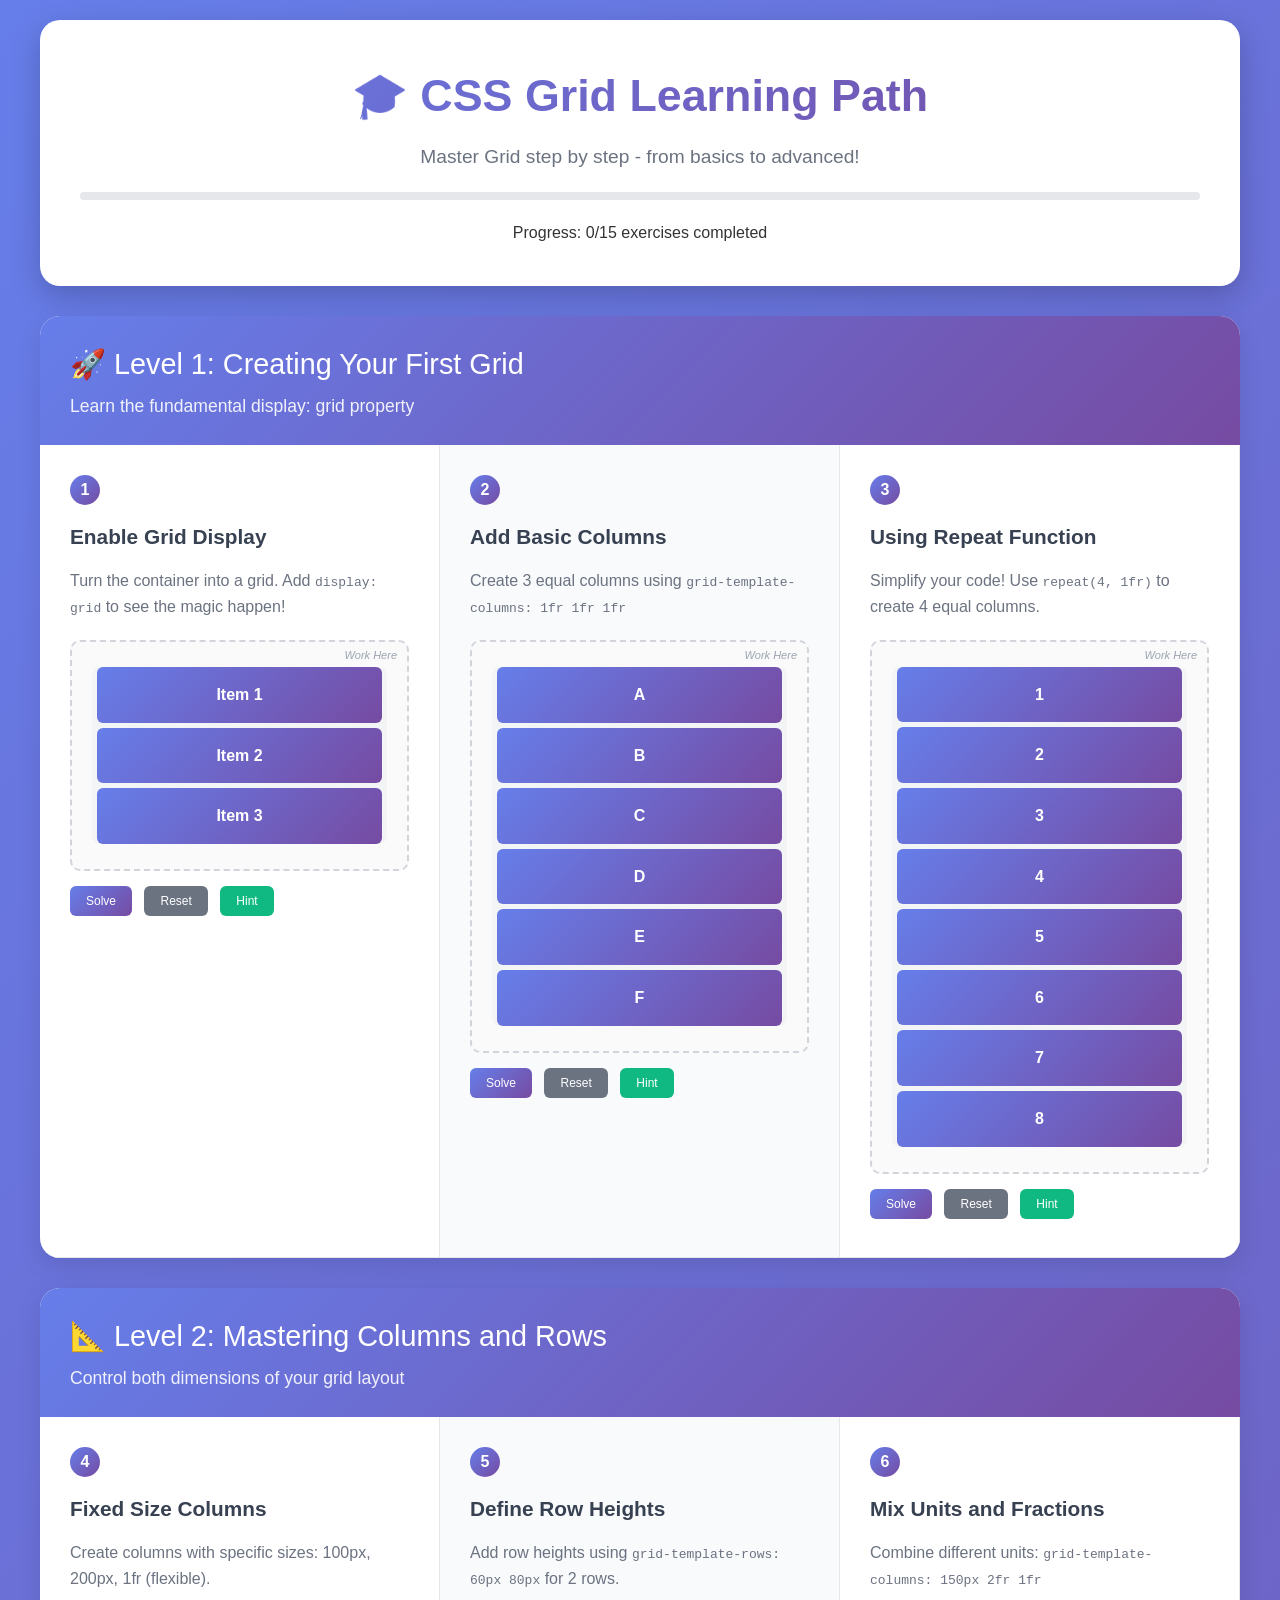
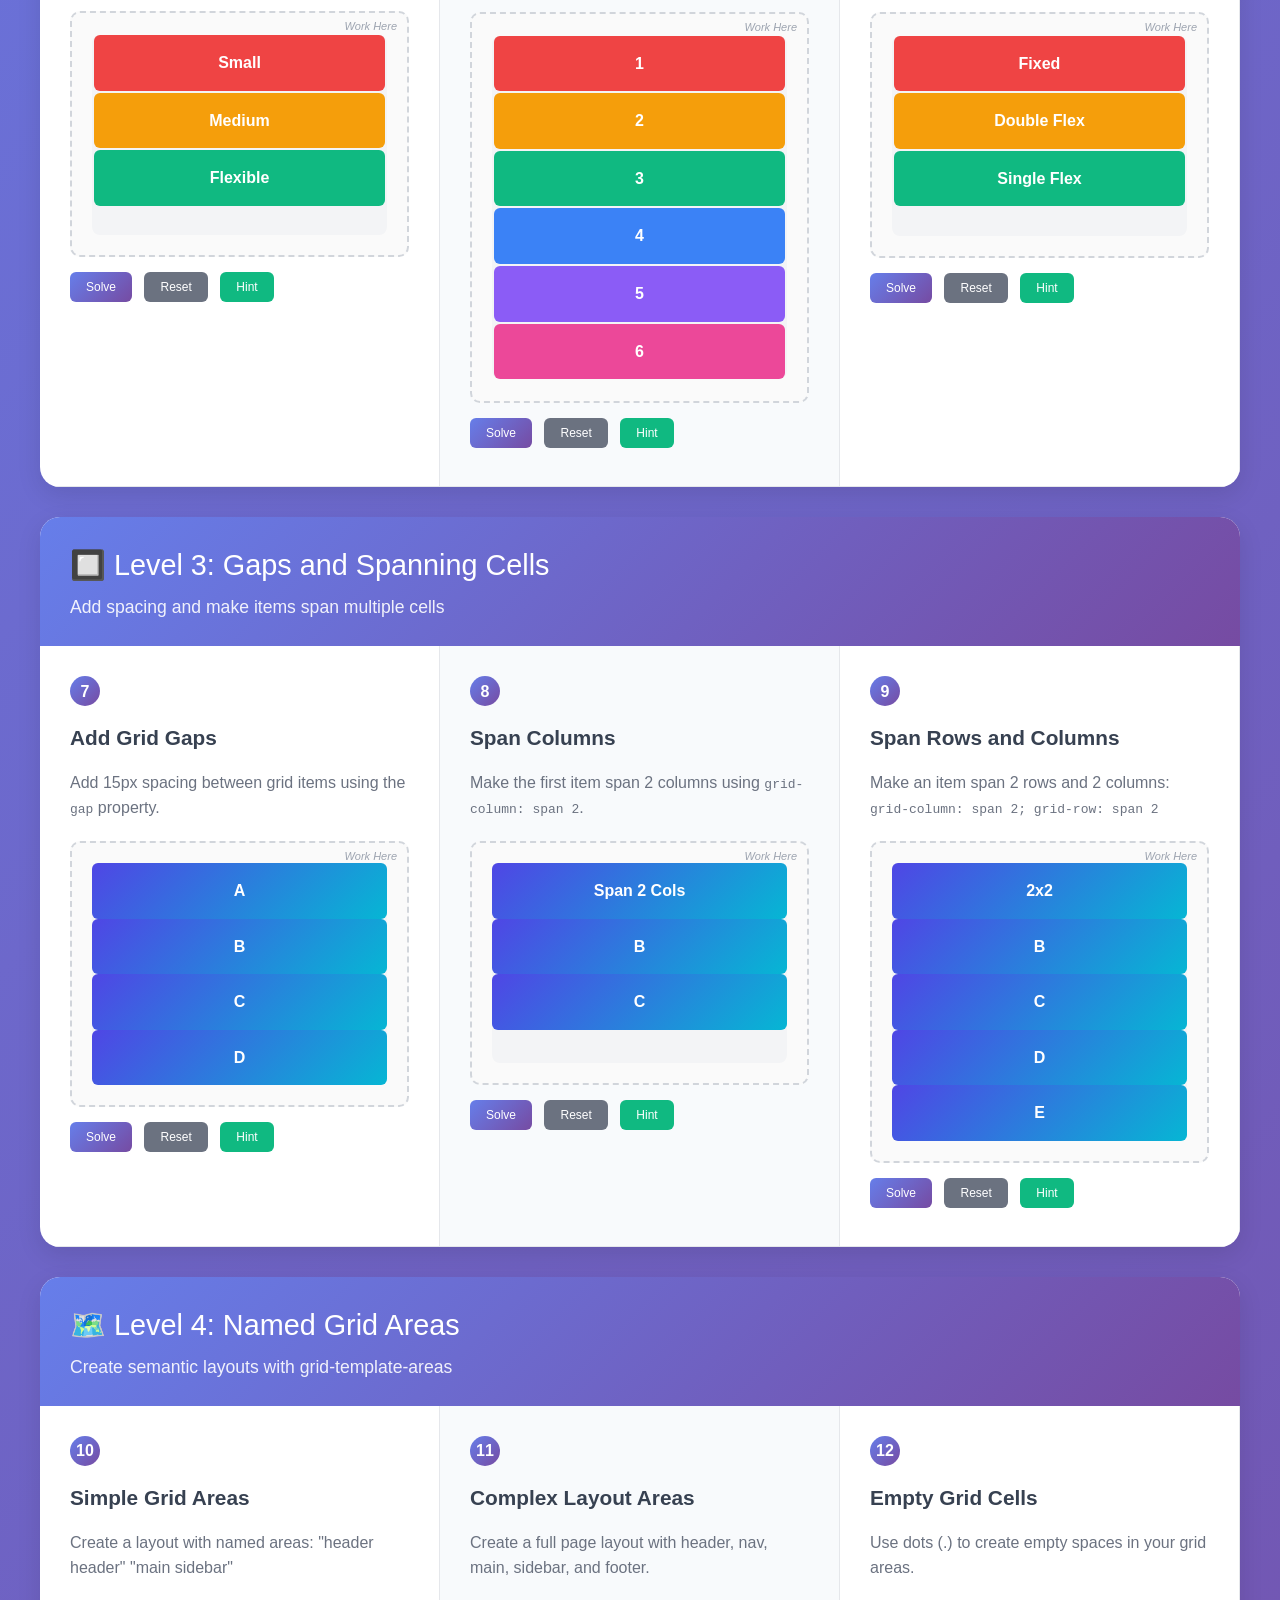
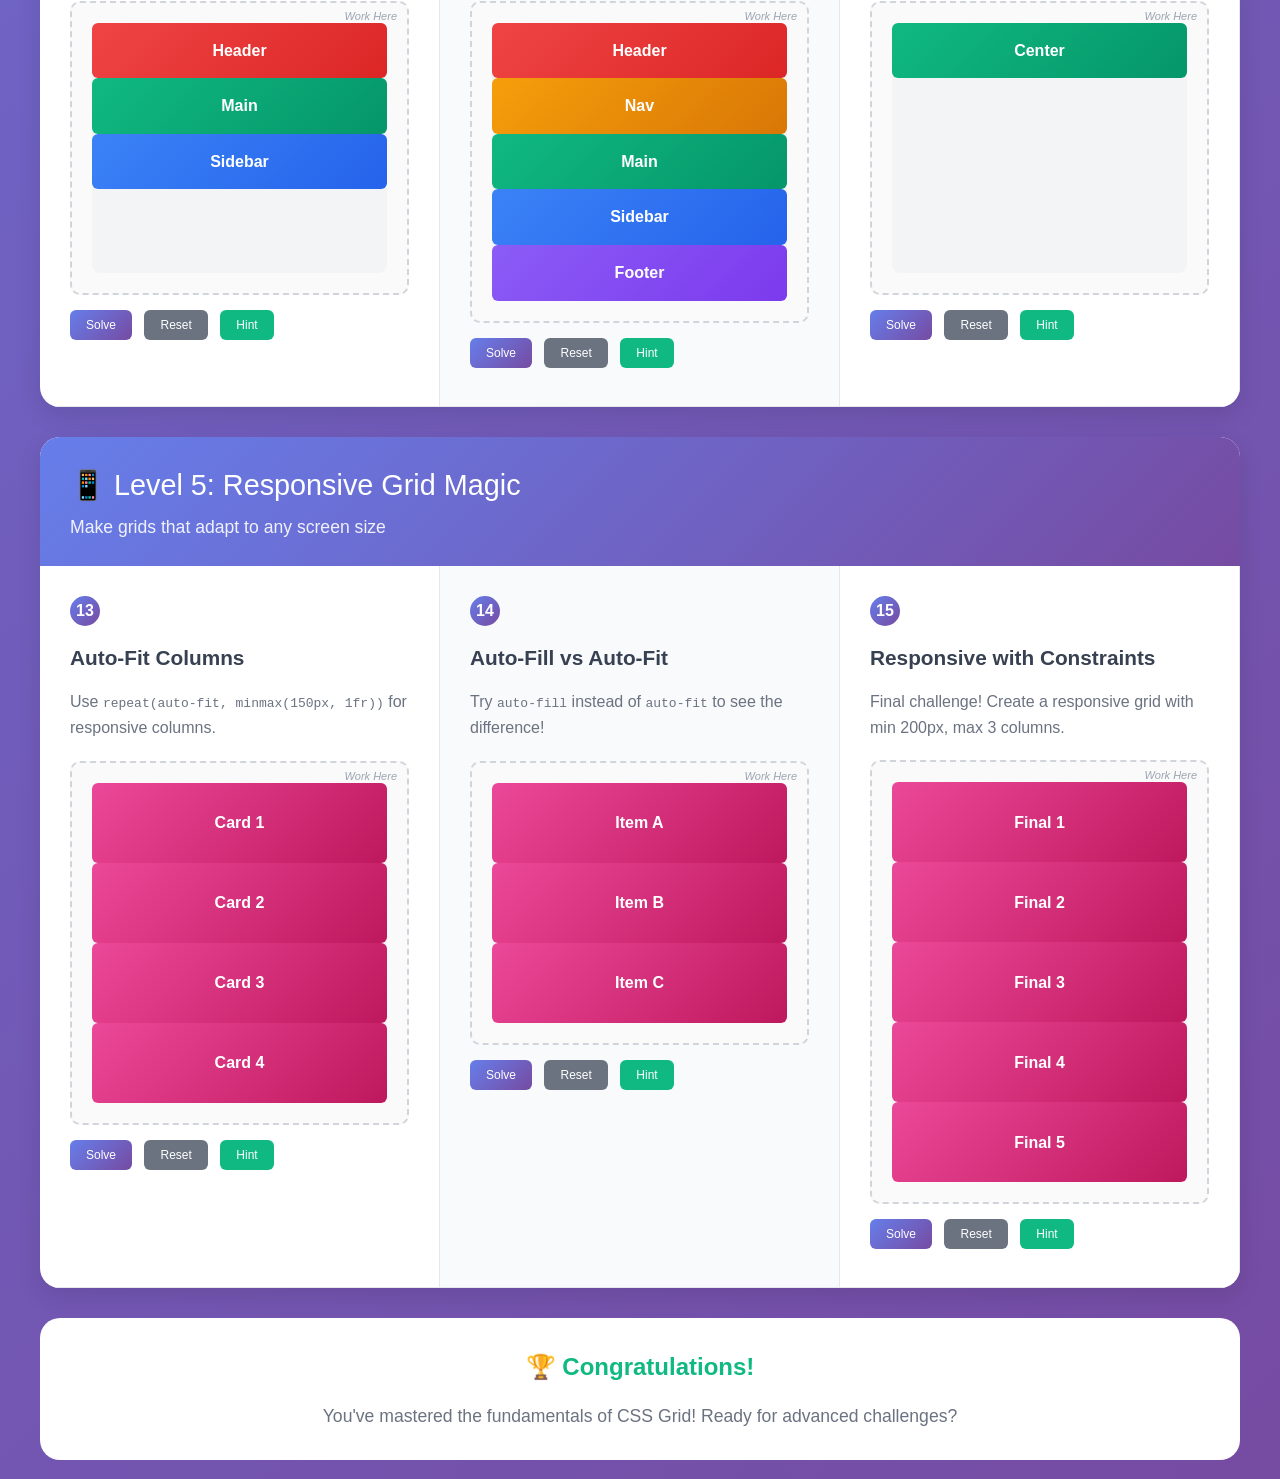
<file: css-grid-progressive-exercises.html>
<!DOCTYPE html>
<html lang="en">
<head>
    <meta charset="UTF-8">
    <meta name="viewport" content="width=device-width, initial-scale=1.0">
    <title>CSS Grid - Progressive Learning Path</title>
    <style>
        * {
            margin: 0;
            padding: 0;
            box-sizing: border-box;
        }

        body {
            font-family: 'Segoe UI', Tahoma, Geneva, Verdana, sans-serif;
            background: linear-gradient(135deg, #667eea 0%, #764ba2 100%);
            padding: 20px;
            line-height: 1.6;
        }

        .container {
            max-width: 1200px;
            margin: 0 auto;
        }

        .header {
            text-align: center;
            background: white;
            color: #333;
            padding: 40px;
            border-radius: 20px;
            margin-bottom: 30px;
            box-shadow: 0 10px 30px rgba(0,0,0,0.2);
        }

        h1 {
            font-size: 2.8em;
            margin-bottom: 10px;
            background: linear-gradient(135deg, #667eea, #764ba2);
            -webkit-background-clip: text;
            -webkit-text-fill-color: transparent;
            background-clip: text;
        }

        .level {
            background: white;
            border-radius: 20px;
            margin-bottom: 30px;
            overflow: hidden;
            box-shadow: 0 8px 25px rgba(0,0,0,0.1);
        }

        .level-header {
            padding: 25px 30px;
            background: linear-gradient(135deg, #667eea, #764ba2);
            color: white;
        }

        .level-title {
            font-size: 1.8em;
            margin-bottom: 5px;
        }

        .level-description {
            opacity: 0.9;
            font-size: 1.1em;
        }

        .exercise-grid {
            display: grid;
            grid-template-columns: repeat(auto-fit, minmax(350px, 1fr));
            gap: 0;
        }

        .exercise {
            padding: 30px;
            border-right: 1px solid #e5e7eb;
            border-bottom: 1px solid #e5e7eb;
        }

        .exercise:nth-child(even) {
            background: #f8fafc;
        }

        .exercise-number {
            background: linear-gradient(135deg, #667eea, #764ba2);
            color: white;
            width: 30px;
            height: 30px;
            border-radius: 50%;
            display: inline-flex;
            align-items: center;
            justify-content: center;
            font-weight: bold;
            margin-bottom: 15px;
        }

        .exercise h3 {
            color: #374151;
            margin-bottom: 15px;
            font-size: 1.3em;
        }

        .task-description {
            color: #6b7280;
            margin-bottom: 20px;
            line-height: 1.6;
        }

        .workspace-small {
            border: 2px dashed #d1d5db;
            padding: 20px;
            border-radius: 10px;
            min-height: 200px;
            margin-bottom: 15px;
            background: #fafafa;
            position: relative;
        }

        .workspace-small::before {
            content: "Work Here";
            position: absolute;
            top: 5px;
            right: 10px;
            font-size: 11px;
            color: #9ca3af;
            font-style: italic;
        }

        .btn-small {
            background: linear-gradient(135deg, #667eea, #764ba2);
            color: white;
            border: none;
            padding: 8px 16px;
            font-size: 12px;
            border-radius: 6px;
            cursor: pointer;
            margin-right: 8px;
            margin-bottom: 8px;
            transition: all 0.2s ease;
        }

        .btn-small:hover {
            transform: translateY(-1px);
        }

        .btn-small.reset {
            background: #6b7280;
        }

        .btn-small.hint {
            background: #10b981;
        }

        .code-snippet {
            background: #1f2937;
            color: #f9fafb;
            padding: 12px;
            border-radius: 6px;
            font-family: 'Courier New', monospace;
            font-size: 12px;
            line-height: 1.4;
            margin-top: 10px;
            display: none;
        }

        .code-snippet.show {
            display: block;
        }

        /* Level 1: Basic Grid Setup */
        .basic-grid {
            background: #f3f4f6;
            min-height: 150px;
            border-radius: 8px;
        }

        .grid-item {
            background: linear-gradient(135deg, #667eea, #764ba2);
            color: white;
            padding: 15px;
            text-align: center;
            border-radius: 6px;
            font-weight: bold;
            display: flex;
            align-items: center;
            justify-content: center;
            margin: 5px;
        }

        /* Level 2: Columns and Rows */
        .columns-rows-grid {
            background: #f3f4f6;
            min-height: 200px;
            border-radius: 8px;
        }

        .colored-item {
            padding: 15px;
            text-align: center;
            border-radius: 6px;
            font-weight: bold;
            display: flex;
            align-items: center;
            justify-content: center;
            margin: 2px;
            color: white;
        }

        .colored-item:nth-child(1) { background: #ef4444; }
        .colored-item:nth-child(2) { background: #f59e0b; }
        .colored-item:nth-child(3) { background: #10b981; }
        .colored-item:nth-child(4) { background: #3b82f6; }
        .colored-item:nth-child(5) { background: #8b5cf6; }
        .colored-item:nth-child(6) { background: #ec4899; }

        /* Level 3: Gaps and Spanning */
        .gaps-span-grid {
            background: #f3f4f6;
            min-height: 200px;
            border-radius: 8px;
        }

        .span-item {
            background: linear-gradient(135deg, #4f46e5, #06b6d4);
            color: white;
            padding: 15px;
            text-align: center;
            border-radius: 6px;
            font-weight: bold;
            display: flex;
            align-items: center;
            justify-content: center;
        }

        /* Level 4: Grid Areas */
        .areas-grid {
            background: #f3f4f6;
            min-height: 250px;
            border-radius: 8px;
        }

        .area-item {
            background: linear-gradient(135deg, #10b981, #059669);
            color: white;
            padding: 15px;
            text-align: center;
            border-radius: 6px;
            font-weight: bold;
            display: flex;
            align-items: center;
            justify-content: center;
        }

        .header-area { background: linear-gradient(135deg, #ef4444, #dc2626); }
        .nav-area { background: linear-gradient(135deg, #f59e0b, #d97706); }
        .main-area { background: linear-gradient(135deg, #10b981, #059669); }
        .sidebar-area { background: linear-gradient(135deg, #3b82f6, #2563eb); }
        .footer-area { background: linear-gradient(135deg, #8b5cf6, #7c3aed); }

        /* Level 5: Responsive Grids */
        .responsive-grid {
            background: #f3f4f6;
            min-height: 200px;
            border-radius: 8px;
        }

        .responsive-item {
            background: linear-gradient(135deg, #ec4899, #be185d);
            color: white;
            padding: 15px;
            text-align: center;
            border-radius: 6px;
            font-weight: bold;
            display: flex;
            align-items: center;
            justify-content: center;
            min-height: 80px;
        }

        .progress-bar {
            background: #e5e7eb;
            height: 8px;
            border-radius: 4px;
            margin: 20px 0;
            overflow: hidden;
        }

        .progress-fill {
            background: linear-gradient(135deg, #10b981, #059669);
            height: 100%;
            width: 0%;
            transition: width 0.5s ease;
        }

        .completion-badge {
            display: inline-block;
            background: #10b981;
            color: white;
            padding: 4px 12px;
            border-radius: 12px;
            font-size: 11px;
            font-weight: bold;
            margin-left: 10px;
            opacity: 0;
            transition: opacity 0.3s ease;
        }

        .completion-badge.show {
            opacity: 1;
        }
    </style>
</head>
<body>
    <div class="container">
        <div class="header">
            <h1>🎓 CSS Grid Learning Path</h1>
            <p style="font-size: 1.2em; color: #6b7280; margin-top: 10px;">Master Grid step by step - from basics to advanced!</p>
            <div class="progress-bar">
                <div class="progress-fill" id="overall-progress"></div>
            </div>
            <p><span id="progress-text">Progress: 0/15 exercises completed</span></p>
        </div>

        <!-- Level 1: Basic Grid Setup -->
        <div class="level">
            <div class="level-header">
                <div class="level-title">🚀 Level 1: Creating Your First Grid</div>
                <div class="level-description">Learn the fundamental display: grid property</div>
            </div>
            <div class="exercise-grid">
                <div class="exercise">
                    <div class="exercise-number">1</div>
                    <h3>Enable Grid Display</h3>
                    <div class="task-description">
                        Turn the container into a grid. Add <code>display: grid</code> to see the magic happen!
                    </div>
                    <div class="workspace-small">
                        <div class="basic-grid" id="grid1">
                            <div class="grid-item">Item 1</div>
                            <div class="grid-item">Item 2</div>
                            <div class="grid-item">Item 3</div>
                        </div>
                    </div>
                    <button class="btn-small" onclick="solveExercise(1, 'grid1', 'display: grid;')">Solve</button>
                    <button class="btn-small reset" onclick="resetExercise('grid1')">Reset</button>
                    <button class="btn-small hint" onclick="toggleHint('hint1')">Hint</button>
                    <div class="code-snippet" id="hint1">
                        .basic-grid {<br>&nbsp;&nbsp;display: grid;<br>}
                    </div>
                </div>

                <div class="exercise">
                    <div class="exercise-number">2</div>
                    <h3>Add Basic Columns</h3>
                    <div class="task-description">
                        Create 3 equal columns using <code>grid-template-columns: 1fr 1fr 1fr</code>
                    </div>
                    <div class="workspace-small">
                        <div class="basic-grid" id="grid2">
                            <div class="grid-item">A</div>
                            <div class="grid-item">B</div>
                            <div class="grid-item">C</div>
                            <div class="grid-item">D</div>
                            <div class="grid-item">E</div>
                            <div class="grid-item">F</div>
                        </div>
                    </div>
                    <button class="btn-small" onclick="solveExercise(2, 'grid2', 'display: grid; grid-template-columns: 1fr 1fr 1fr;')">Solve</button>
                    <button class="btn-small reset" onclick="resetExercise('grid2')">Reset</button>
                    <button class="btn-small hint" onclick="toggleHint('hint2')">Hint</button>
                    <div class="code-snippet" id="hint2">
                        .basic-grid {<br>&nbsp;&nbsp;display: grid;<br>&nbsp;&nbsp;grid-template-columns: 1fr 1fr 1fr;<br>}
                    </div>
                </div>

                <div class="exercise">
                    <div class="exercise-number">3</div>
                    <h3>Using Repeat Function</h3>
                    <div class="task-description">
                        Simplify your code! Use <code>repeat(4, 1fr)</code> to create 4 equal columns.
                    </div>
                    <div class="workspace-small">
                        <div class="basic-grid" id="grid3">
                            <div class="grid-item">1</div>
                            <div class="grid-item">2</div>
                            <div class="grid-item">3</div>
                            <div class="grid-item">4</div>
                            <div class="grid-item">5</div>
                            <div class="grid-item">6</div>
                            <div class="grid-item">7</div>
                            <div class="grid-item">8</div>
                        </div>
                    </div>
                    <button class="btn-small" onclick="solveExercise(3, 'grid3', 'display: grid; grid-template-columns: repeat(4, 1fr);')">Solve</button>
                    <button class="btn-small reset" onclick="resetExercise('grid3')">Reset</button>
                    <button class="btn-small hint" onclick="toggleHint('hint3')">Hint</button>
                    <div class="code-snippet" id="hint3">
                        .basic-grid {<br>&nbsp;&nbsp;display: grid;<br>&nbsp;&nbsp;grid-template-columns: repeat(4, 1fr);<br>}
                    </div>
                </div>
            </div>
        </div>

        <!-- Level 2: Columns and Rows -->
        <div class="level">
            <div class="level-header">
                <div class="level-title">📐 Level 2: Mastering Columns and Rows</div>
                <div class="level-description">Control both dimensions of your grid layout</div>
            </div>
            <div class="exercise-grid">
                <div class="exercise">
                    <div class="exercise-number">4</div>
                    <h3>Fixed Size Columns</h3>
                    <div class="task-description">
                        Create columns with specific sizes: 100px, 200px, 1fr (flexible).
                    </div>
                    <div class="workspace-small">
                        <div class="columns-rows-grid" id="grid4">
                            <div class="colored-item">Small</div>
                            <div class="colored-item">Medium</div>
                            <div class="colored-item">Flexible</div>
                        </div>
                    </div>
                    <button class="btn-small" onclick="solveExercise(4, 'grid4', 'display: grid; grid-template-columns: 100px 200px 1fr;')">Solve</button>
                    <button class="btn-small reset" onclick="resetExercise('grid4')">Reset</button>
                    <button class="btn-small hint" onclick="toggleHint('hint4')">Hint</button>
                    <div class="code-snippet" id="hint4">
                        .columns-rows-grid {<br>&nbsp;&nbsp;display: grid;<br>&nbsp;&nbsp;grid-template-columns: 100px 200px 1fr;<br>}
                    </div>
                </div>

                <div class="exercise">
                    <div class="exercise-number">5</div>
                    <h3>Define Row Heights</h3>
                    <div class="task-description">
                        Add row heights using <code>grid-template-rows: 60px 80px</code> for 2 rows.
                    </div>
                    <div class="workspace-small">
                        <div class="columns-rows-grid" id="grid5">
                            <div class="colored-item">1</div>
                            <div class="colored-item">2</div>
                            <div class="colored-item">3</div>
                            <div class="colored-item">4</div>
                            <div class="colored-item">5</div>
                            <div class="colored-item">6</div>
                        </div>
                    </div>
                    <button class="btn-small" onclick="solveExercise(5, 'grid5', 'display: grid; grid-template-columns: repeat(3, 1fr); grid-template-rows: 60px 80px;')">Solve</button>
                    <button class="btn-small reset" onclick="resetExercise('grid5')">Reset</button>
                    <button class="btn-small hint" onclick="toggleHint('hint5')">Hint</button>
                    <div class="code-snippet" id="hint5">
                        .columns-rows-grid {<br>&nbsp;&nbsp;display: grid;<br>&nbsp;&nbsp;grid-template-columns: repeat(3, 1fr);<br>&nbsp;&nbsp;grid-template-rows: 60px 80px;<br>}
                    </div>
                </div>

                <div class="exercise">
                    <div class="exercise-number">6</div>
                    <h3>Mix Units and Fractions</h3>
                    <div class="task-description">
                        Combine different units: <code>grid-template-columns: 150px 2fr 1fr</code>
                    </div>
                    <div class="workspace-small">
                        <div class="columns-rows-grid" id="grid6">
                            <div class="colored-item">Fixed</div>
                            <div class="colored-item">Double Flex</div>
                            <div class="colored-item">Single Flex</div>
                        </div>
                    </div>
                    <button class="btn-small" onclick="solveExercise(6, 'grid6', 'display: grid; grid-template-columns: 150px 2fr 1fr;')">Solve</button>
                    <button class="btn-small reset" onclick="resetExercise('grid6')">Reset</button>
                    <button class="btn-small hint" onclick="toggleHint('hint6')">Hint</button>
                    <div class="code-snippet" id="hint6">
                        .columns-rows-grid {<br>&nbsp;&nbsp;display: grid;<br>&nbsp;&nbsp;grid-template-columns: 150px 2fr 1fr;<br>}
                    </div>
                </div>
            </div>
        </div>

        <!-- Level 3: Gaps and Spanning -->
        <div class="level">
            <div class="level-header">
                <div class="level-title">🔲 Level 3: Gaps and Spanning Cells</div>
                <div class="level-description">Add spacing and make items span multiple cells</div>
            </div>
            <div class="exercise-grid">
                <div class="exercise">
                    <div class="exercise-number">7</div>
                    <h3>Add Grid Gaps</h3>
                    <div class="task-description">
                        Add 15px spacing between grid items using the <code>gap</code> property.
                    </div>
                    <div class="workspace-small">
                        <div class="gaps-span-grid" id="grid7">
                            <div class="span-item">A</div>
                            <div class="span-item">B</div>
                            <div class="span-item">C</div>
                            <div class="span-item">D</div>
                        </div>
                    </div>
                    <button class="btn-small" onclick="solveExercise(7, 'grid7', 'display: grid; grid-template-columns: repeat(2, 1fr); gap: 15px;')">Solve</button>
                    <button class="btn-small reset" onclick="resetExercise('grid7')">Reset</button>
                    <button class="btn-small hint" onclick="toggleHint('hint7')">Hint</button>
                    <div class="code-snippet" id="hint7">
                        .gaps-span-grid {<br>&nbsp;&nbsp;display: grid;<br>&nbsp;&nbsp;grid-template-columns: repeat(2, 1fr);<br>&nbsp;&nbsp;gap: 15px;<br>}
                    </div>
                </div>

                <div class="exercise">
                    <div class="exercise-number">8</div>
                    <h3>Span Columns</h3>
                    <div class="task-description">
                        Make the first item span 2 columns using <code>grid-column: span 2</code>.
                    </div>
                    <div class="workspace-small">
                        <div class="gaps-span-grid" id="grid8">
                            <div class="span-item" id="span-item-1">Span 2 Cols</div>
                            <div class="span-item">B</div>
                            <div class="span-item">C</div>
                        </div>
                    </div>
                    <button class="btn-small" onclick="solveExerciseWithChild(8, 'grid8', 'display: grid; grid-template-columns: repeat(3, 1fr); gap: 10px;', 'span-item-1', 'grid-column: span 2;')">Solve</button>
                    <button class="btn-small reset" onclick="resetExerciseWithChild('grid8', 'span-item-1')">Reset</button>
                    <button class="btn-small hint" onclick="toggleHint('hint8')">Hint</button>
                    <div class="code-snippet" id="hint8">
                        .gaps-span-grid {<br>&nbsp;&nbsp;display: grid;<br>&nbsp;&nbsp;grid-template-columns: repeat(3, 1fr);<br>&nbsp;&nbsp;gap: 10px;<br>}<br><br>
                        .span-item:first-child {<br>&nbsp;&nbsp;grid-column: span 2;<br>}
                    </div>
                </div>

                <div class="exercise">
                    <div class="exercise-number">9</div>
                    <h3>Span Rows and Columns</h3>
                    <div class="task-description">
                        Make an item span 2 rows and 2 columns: <code>grid-column: span 2; grid-row: span 2</code>
                    </div>
                    <div class="workspace-small">
                        <div class="gaps-span-grid" id="grid9">
                            <div class="span-item" id="span-item-2">2x2</div>
                            <div class="span-item">B</div>
                            <div class="span-item">C</div>
                            <div class="span-item">D</div>
                            <div class="span-item">E</div>
                        </div>
                    </div>
                    <button class="btn-small" onclick="solveExerciseWithChild(9, 'grid9', 'display: grid; grid-template-columns: repeat(3, 1fr); gap: 10px;', 'span-item-2', 'grid-column: span 2; grid-row: span 2;')">Solve</button>
                    <button class="btn-small reset" onclick="resetExerciseWithChild('grid9', 'span-item-2')">Reset</button>
                    <button class="btn-small hint" onclick="toggleHint('hint9')">Hint</button>
                    <div class="code-snippet" id="hint9">
                        .gaps-span-grid {<br>&nbsp;&nbsp;display: grid;<br>&nbsp;&nbsp;grid-template-columns: repeat(3, 1fr);<br>&nbsp;&nbsp;gap: 10px;<br>}<br><br>
                        .span-item:first-child {<br>&nbsp;&nbsp;grid-column: span 2;<br>&nbsp;&nbsp;grid-row: span 2;<br>}
                    </div>
                </div>
            </div>
        </div>

        <!-- Level 4: Grid Areas -->
        <div class="level">
            <div class="level-header">
                <div class="level-title">🗺️ Level 4: Named Grid Areas</div>
                <div class="level-description">Create semantic layouts with grid-template-areas</div>
            </div>
            <div class="exercise-grid">
                <div class="exercise">
                    <div class="exercise-number">10</div>
                    <h3>Simple Grid Areas</h3>
                    <div class="task-description">
                        Create a layout with named areas: "header header" "main sidebar"
                    </div>
                    <div class="workspace-small">
                        <div class="areas-grid" id="grid10">
                            <div class="area-item header-area" id="header">Header</div>
                            <div class="area-item main-area" id="main">Main</div>
                            <div class="area-item sidebar-area" id="sidebar">Sidebar</div>
                        </div>
                    </div>
                    <button class="btn-small" onclick="solveGridAreas(10, 'grid10')">Solve</button>
                    <button class="btn-small reset" onclick="resetGridAreas('grid10')">Reset</button>
                    <button class="btn-small hint" onclick="toggleHint('hint10')">Hint</button>
                    <div class="code-snippet" id="hint10">
                        .areas-grid {<br>&nbsp;&nbsp;display: grid;<br>&nbsp;&nbsp;grid-template-areas:<br>&nbsp;&nbsp;&nbsp;&nbsp;"header header"<br>&nbsp;&nbsp;&nbsp;&nbsp;"main sidebar";<br>&nbsp;&nbsp;gap: 10px;<br>}<br><br>
                        #header { grid-area: header; }<br>
                        #main { grid-area: main; }<br>
                        #sidebar { grid-area: sidebar; }
                    </div>
                </div>

                <div class="exercise">
                    <div class="exercise-number">11</div>
                    <h3>Complex Layout Areas</h3>
                    <div class="task-description">
                        Create a full page layout with header, nav, main, sidebar, and footer.
                    </div>
                    <div class="workspace-small">
                        <div class="areas-grid" id="grid11" style="min-height: 250px;">
                            <div class="area-item header-area" id="header2">Header</div>
                            <div class="area-item nav-area" id="nav">Nav</div>
                            <div class="area-item main-area" id="main2">Main</div>
                            <div class="area-item sidebar-area" id="sidebar2">Sidebar</div>
                            <div class="area-item footer-area" id="footer">Footer</div>
                        </div>
                    </div>
                    <button class="btn-small" onclick="solveComplexAreas(11, 'grid11')">Solve</button>
                    <button class="btn-small reset" onclick="resetComplexAreas('grid11')">Reset</button>
                    <button class="btn-small hint" onclick="toggleHint('hint11')">Hint</button>
                    <div class="code-snippet" id="hint11">
                        .areas-grid {<br>&nbsp;&nbsp;display: grid;<br>&nbsp;&nbsp;grid-template-columns: 1fr 3fr 1fr;<br>&nbsp;&nbsp;grid-template-areas:<br>&nbsp;&nbsp;&nbsp;&nbsp;"header header header"<br>&nbsp;&nbsp;&nbsp;&nbsp;"nav main sidebar"<br>&nbsp;&nbsp;&nbsp;&nbsp;"footer footer footer";<br>&nbsp;&nbsp;gap: 10px;<br>}
                    </div>
                </div>

                <div class="exercise">
                    <div class="exercise-number">12</div>
                    <h3>Empty Grid Cells</h3>
                    <div class="task-description">
                        Use dots (.) to create empty spaces in your grid areas.
                    </div>
                    <div class="workspace-small">
                        <div class="areas-grid" id="grid12">
                            <div class="area-item main-area" id="center">Center</div>
                        </div>
                    </div>
                    <button class="btn-small" onclick="solveEmptyAreas(12, 'grid12')">Solve</button>
                    <button class="btn-small reset" onclick="resetEmptyAreas('grid12')">Reset</button>
                    <button class="btn-small hint" onclick="toggleHint('hint12')">Hint</button>
                    <div class="code-snippet" id="hint12">
                        .areas-grid {<br>&nbsp;&nbsp;display: grid;<br>&nbsp;&nbsp;grid-template-columns: repeat(3, 1fr);<br>&nbsp;&nbsp;grid-template-areas:<br>&nbsp;&nbsp;&nbsp;&nbsp;". . ."<br>&nbsp;&nbsp;&nbsp;&nbsp;". center ."<br>&nbsp;&nbsp;&nbsp;&nbsp;". . .";<br>&nbsp;&nbsp;gap: 10px;<br>}
                    </div>
                </div>
            </div>
        </div>

        <!-- Level 5: Responsive Grids -->
        <div class="level">
            <div class="level-header">
                <div class="level-title">📱 Level 5: Responsive Grid Magic</div>
                <div class="level-description">Make grids that adapt to any screen size</div>
            </div>
            <div class="exercise-grid">
                <div class="exercise">
                    <div class="exercise-number">13</div>
                    <h3>Auto-Fit Columns</h3>
                    <div class="task-description">
                        Use <code>repeat(auto-fit, minmax(150px, 1fr))</code> for responsive columns.
                    </div>
                    <div class="workspace-small">
                        <div class="responsive-grid" id="grid13">
                            <div class="responsive-item">Card 1</div>
                            <div class="responsive-item">Card 2</div>
                            <div class="responsive-item">Card 3</div>
                            <div class="responsive-item">Card 4</div>
                        </div>
                    </div>
                    <button class="btn-small" onclick="solveExercise(13, 'grid13', 'display: grid; grid-template-columns: repeat(auto-fit, minmax(150px, 1fr)); gap: 15px;')">Solve</button>
                    <button class="btn-small reset" onclick="resetExercise('grid13')">Reset</button>
                    <button class="btn-small hint" onclick="toggleHint('hint13')">Hint</button>
                    <div class="code-snippet" id="hint13">
                        .responsive-grid {<br>&nbsp;&nbsp;display: grid;<br>&nbsp;&nbsp;grid-template-columns: repeat(auto-fit, minmax(150px, 1fr));<br>&nbsp;&nbsp;gap: 15px;<br>}
                    </div>
                </div>

                <div class="exercise">
                    <div class="exercise-number">14</div>
                    <h3>Auto-Fill vs Auto-Fit</h3>
                    <div class="task-description">
                        Try <code>auto-fill</code> instead of <code>auto-fit</code> to see the difference!
                    </div>
                    <div class="workspace-small">
                        <div class="responsive-grid" id="grid14">
                            <div class="responsive-item">Item A</div>
                            <div class="responsive-item">Item B</div>
                            <div class="responsive-item">Item C</div>
                        </div>
                    </div>
                    <button class="btn-small" onclick="solveExercise(14, 'grid14', 'display: grid; grid-template-columns: repeat(auto-fill, minmax(120px, 1fr)); gap: 15px;')">Solve</button>
                    <button class="btn-small reset" onclick="resetExercise('grid14')">Reset</button>
                    <button class="btn-small hint" onclick="toggleHint('hint14')">Hint</button>
                    <div class="code-snippet" id="hint14">
                        .responsive-grid {<br>&nbsp;&nbsp;display: grid;<br>&nbsp;&nbsp;grid-template-columns: repeat(auto-fill, minmax(120px, 1fr));<br>&nbsp;&nbsp;gap: 15px;<br>}
                    </div>
                </div>

                <div class="exercise">
                    <div class="exercise-number">15</div>
                    <h3>Responsive with Constraints</h3>
                    <div class="task-description">
                        Final challenge! Create a responsive grid with min 200px, max 3 columns.
                    </div>
                    <div class="workspace-small">
                        <div class="responsive-grid" id="grid15">
                            <div class="responsive-item">Final 1</div>
                            <div class="responsive-item">Final 2</div>
                            <div class="responsive-item">Final 3</div>
                            <div class="responsive-item">Final 4</div>
                            <div class="responsive-item">Final 5</div>
                        </div>
                    </div>
                    <button class="btn-small" onclick="solveExercise(15, 'grid15', 'display: grid; grid-template-columns: repeat(auto-fit, minmax(200px, 1fr)); max-width: 800px; margin: 0 auto; gap: 20px;')">Solve</button>
                    <button class="btn-small reset" onclick="resetExercise('grid15')">Reset</button>
                    <button class="btn-small hint" onclick="toggleHint('hint15')">Hint</button>
                    <div class="code-snippet" id="hint15">
                        .responsive-grid {<br>&nbsp;&nbsp;display: grid;<br>&nbsp;&nbsp;grid-template-columns: repeat(auto-fit, minmax(200px, 1fr));<br>&nbsp;&nbsp;max-width: 800px;<br>&nbsp;&nbsp;margin: 0 auto;<br>&nbsp;&nbsp;gap: 20px;<br>}
                    </div>
                </div>
            </div>
        </div>

        <div style="background: white; padding: 30px; border-radius: 20px; text-align: center; margin-top: 30px;">
            <h2 style="color: #10b981; margin-bottom: 15px;">🏆 Congratulations!</h2>
            <p style="font-size: 1.1em; color: #6b7280;">You've mastered the fundamentals of CSS Grid! Ready for advanced challenges?</p>
        </div>
    </div>

    <script>
        let completedExercises = new Set();
        let totalExercises = 15;

        function solveExercise(exerciseNum, gridId, styles) {
            const grid = document.getElementById(gridId);
            grid.style.cssText = styles;
            markComplete(exerciseNum);
        }

        function solveExerciseWithChild(exerciseNum, gridId, gridStyles, childId, childStyles) {
            const grid = document.getElementById(gridId);
            const child = document.getElementById(childId);
            grid.style.cssText = gridStyles;
            child.style.cssText = childStyles;
            markComplete(exerciseNum);
        }

        function solveGridAreas(exerciseNum, gridId) {
            const grid = document.getElementById(gridId);
            grid.style.cssText = 'display: grid; grid-template-areas: "header header" "main sidebar"; gap: 10px;';
            document.getElementById('header').style.gridArea = 'header';
            document.getElementById('main').style.gridArea = 'main';
            document.getElementById('sidebar').style.gridArea = 'sidebar';
            markComplete(exerciseNum);
        }

        function solveComplexAreas(exerciseNum, gridId) {
            const grid = document.getElementById(gridId);
            grid.style.cssText = 'display: grid; grid-template-columns: 1fr 3fr 1fr; grid-template-areas: "header header header" "nav main sidebar" "footer footer footer"; gap: 10px;';
            document.getElementById('header2').style.gridArea = 'header';
            document.getElementById('nav').style.gridArea = 'nav';
            document.getElementById('main2').style.gridArea = 'main';
            document.getElementById('sidebar2').style.gridArea = 'sidebar';
            document.getElementById('footer').style.gridArea = 'footer';
            markComplete(exerciseNum);
        }

        function solveEmptyAreas(exerciseNum, gridId) {
            const grid = document.getElementById(gridId);
            grid.style.cssText = 'display: grid; grid-template-columns: repeat(3, 1fr); grid-template-areas: ". . ." ". center ." ". . ."; gap: 10px;';
            document.getElementById('center').style.gridArea = 'center';
            markComplete(exerciseNum);
        }

        function resetExercise(gridId) {
            const grid = document.getElementById(gridId);
            grid.style.cssText = '';
        }

        function resetExerciseWithChild(gridId, childId) {
            const grid = document.getElementById(gridId);
            const child = document.getElementById(childId);
            grid.style.cssText = '';
            child.style.cssText = '';
        }

        function resetGridAreas(gridId) {
            const grid = document.getElementById(gridId);
            grid.style.cssText = '';
            document.getElementById('header').style.gridArea = '';
            document.getElementById('main').style.gridArea = '';
            document.getElementById('sidebar').style.gridArea = '';
        }

        function resetComplexAreas(gridId) {
            const grid = document.getElementById(gridId);
            grid.style.cssText = '';
            document.getElementById('header2').style.gridArea = '';
            document.getElementById('nav').style.gridArea = '';
            document.getElementById('main2').style.gridArea = '';
            document.getElementById('sidebar2').style.gridArea = '';
            document.getElementById('footer').style.gridArea = '';
        }

        function resetEmptyAreas(gridId) {
            const grid = document.getElementById(gridId);
            grid.style.cssText = '';
            document.getElementById('center').style.gridArea = '';
        }

        function toggleHint(hintId) {
            const hint = document.getElementById(hintId);
            hint.classList.toggle('show');
        }

        function markComplete(exerciseNum) {
            completedExercises.add(exerciseNum);
            updateProgress();
            
            // Add completion badge
            const exerciseElement = document.querySelector(`.exercise-number:nth-of-type(${exerciseNum})`);
            if (exerciseElement && !exerciseElement.nextElementSibling?.classList.contains('completion-badge')) {
                const badge = document.createElement('span');
                badge.className = 'completion-badge show';
                badge.textContent = '✓';
                exerciseElement.parentNode.appendChild(badge);
            }
        }

        function updateProgress() {
            const progress = (completedExercises.size / totalExercises) * 100;
            document.getElementById('overall-progress').style.width = progress + '%';
            document.getElementById('progress-text').textContent = 
                `Progress: ${completedExercises.size}/${totalExercises} exercises completed`;
            
            if (completedExercises.size === totalExercises) {
                setTimeout(() => {
                    alert('🎉 Congratulations! You\'ve completed all CSS Grid exercises! You\'re now ready for advanced layouts!');
                }, 500);
            }
        }

        // Keyboard shortcuts for quick testing
        document.addEventListener('keydown', (e) => {
            if (e.altKey && e.key >= '1' && e.key <= '9') {
                e.preventDefault();
                const exerciseNum = parseInt(e.key);
                // Auto-solve exercise for quick testing
                const solveButtons = document.querySelectorAll('.btn-small:not(.reset):not(.hint)');
                if (solveButtons[exerciseNum - 1]) {
                    solveButtons[exerciseNum - 1].click();
                }
            }
        });

        console.log('%c🎯 CSS Grid Learning Path! %c\nKeyboard shortcuts: Alt+1 through Alt+9 for quick testing\nComplete all 15 exercises to become a Grid master! 🚀', 
            'background: linear-gradient(135deg, #667eea, #764ba2); color: white; font-size: 16px; padding: 8px;',
            'color: #667eea; font-size: 12px;');
    </script>
</body>
</html>
</file>
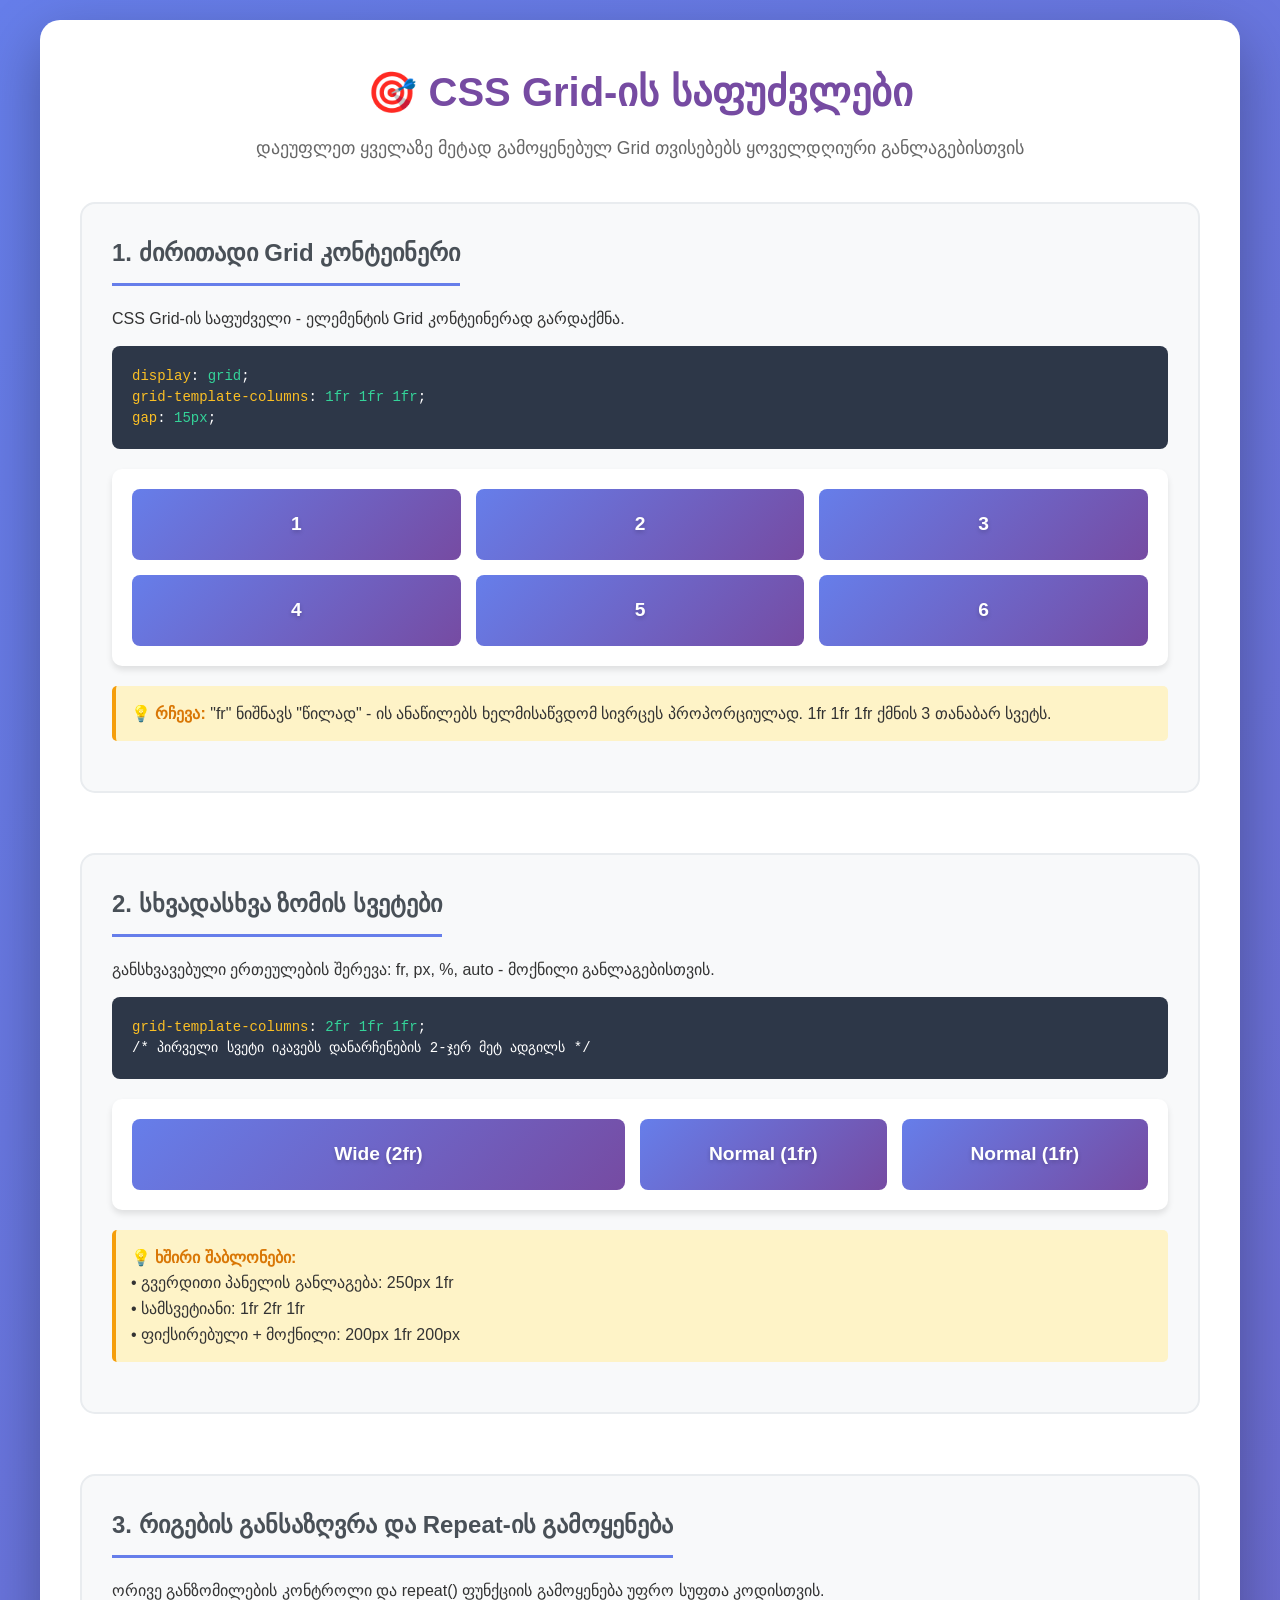
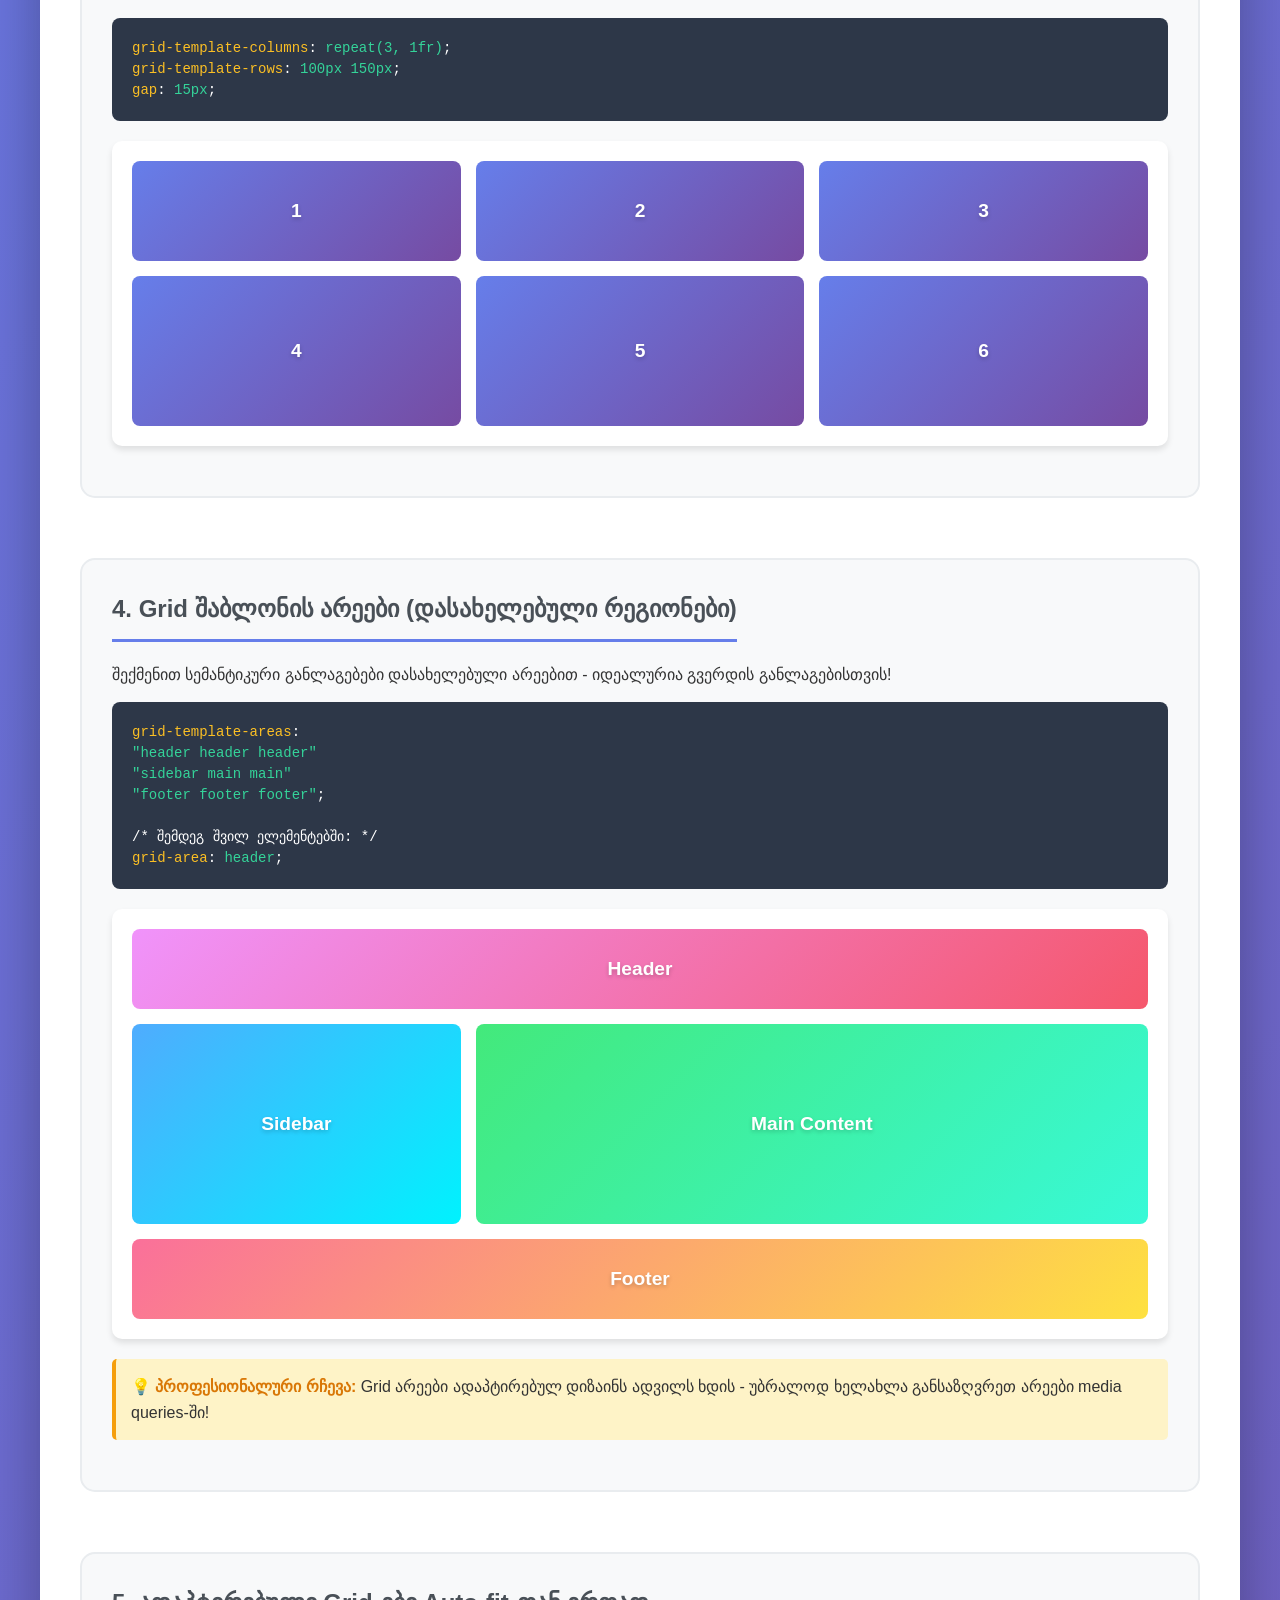
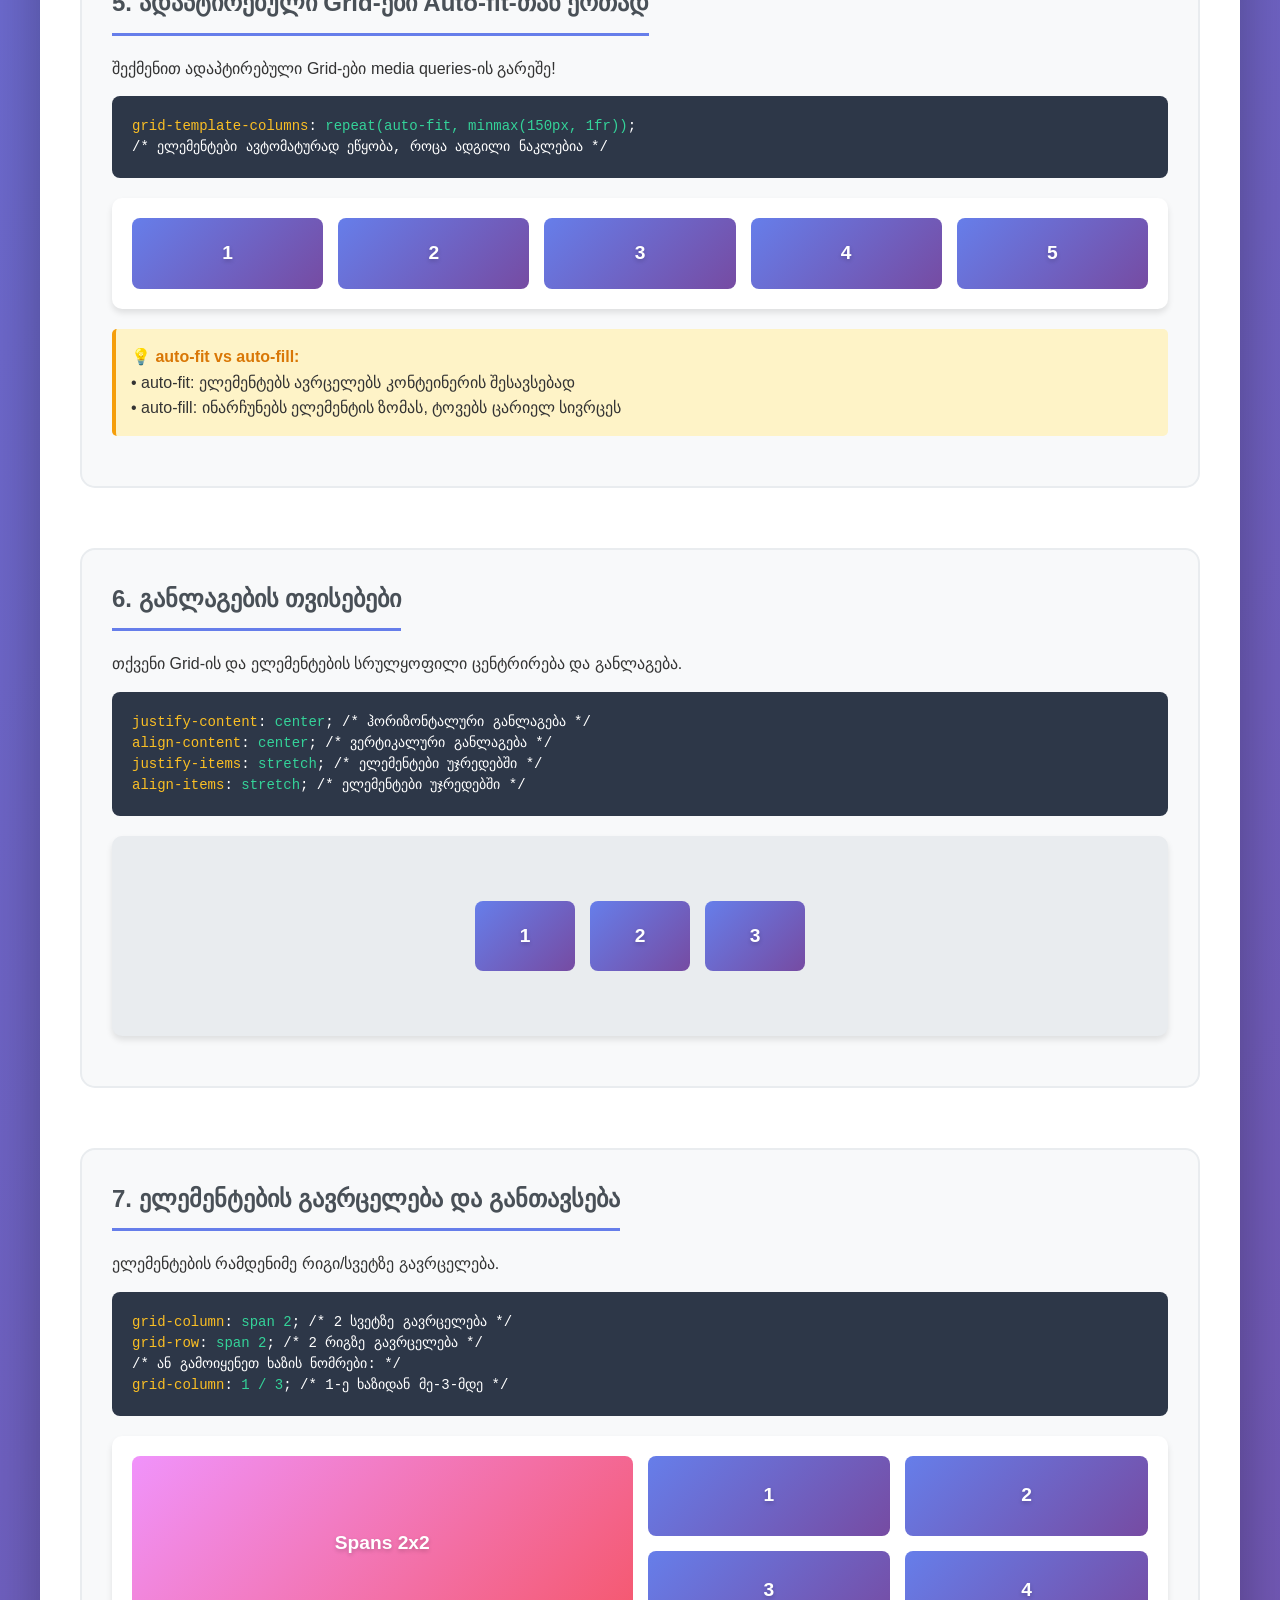
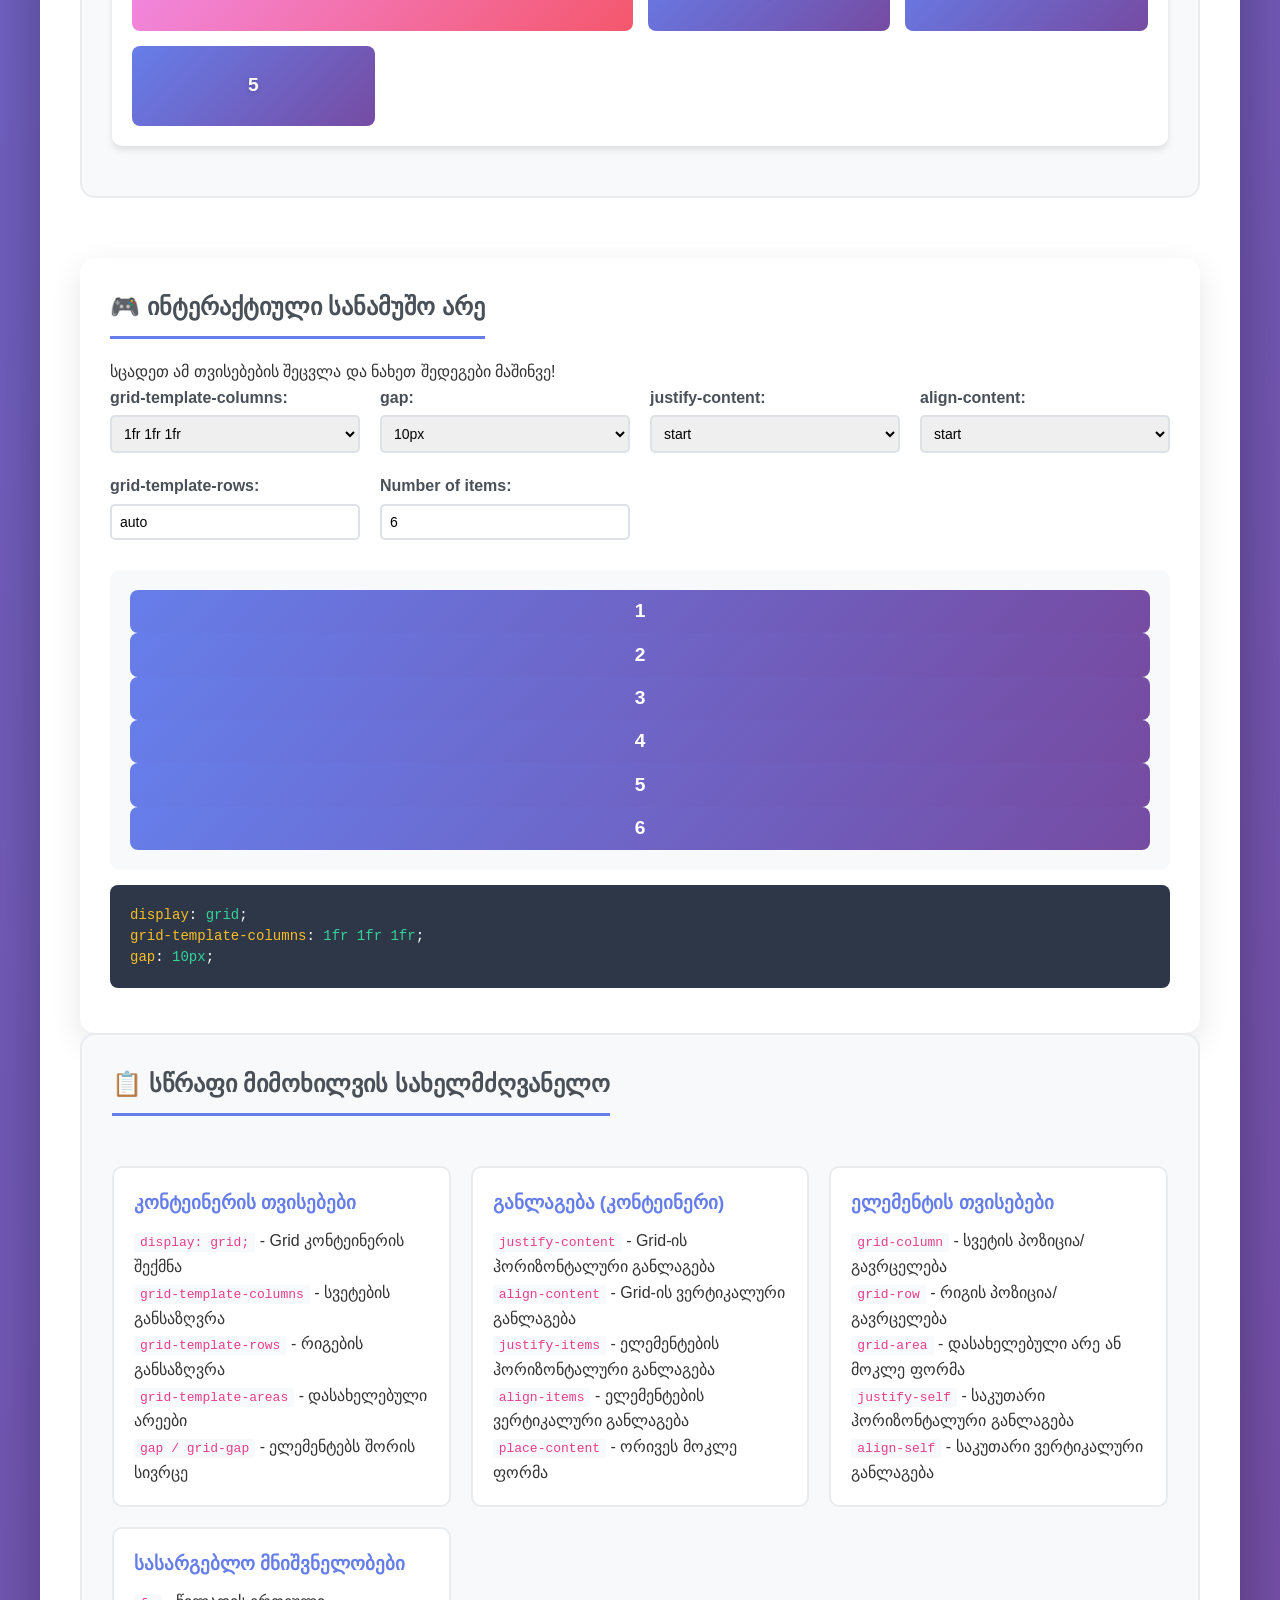
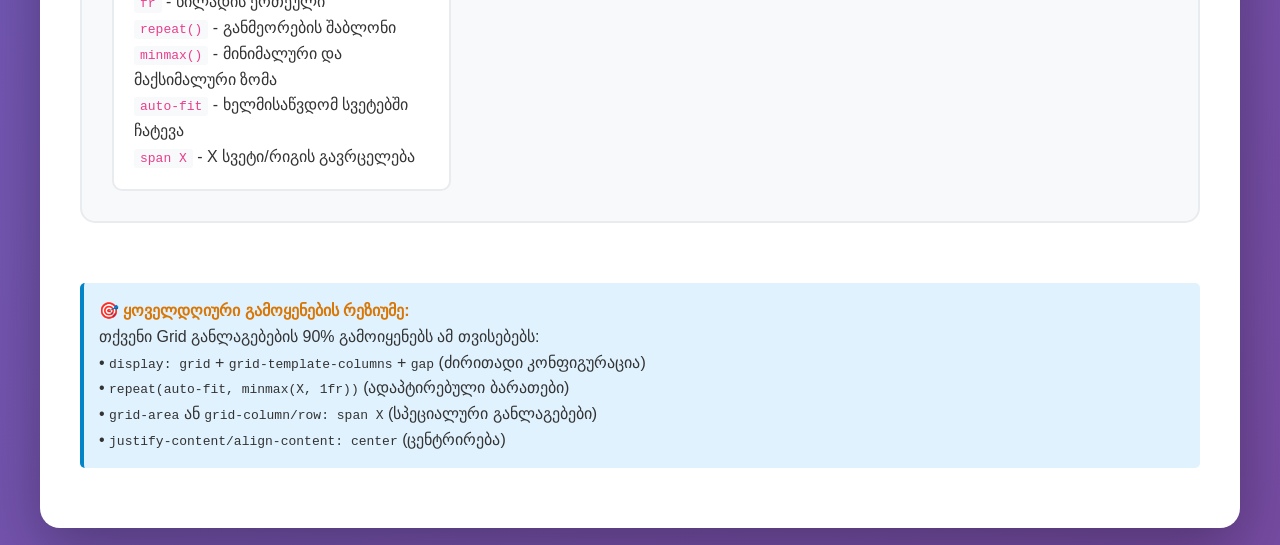
<file: css-grid-tutorial.html>
<!DOCTYPE html>
<html lang="en">
<head>
    <meta charset="UTF-8">
    <meta name="viewport" content="width=device-width, initial-scale=1.0">
    <title>CSS Grid - ძირითადი თვისებების ტუტორიალი</title>
    <style>
        * {
            margin: 0;
            padding: 0;
            box-sizing: border-box;
        }

        body {
            font-family: 'Segoe UI', Tahoma, Geneva, Verdana, sans-serif;
            line-height: 1.6;
            color: #333;
            background: linear-gradient(135deg, #667eea 0%, #764ba2 100%);
            min-height: 100vh;
            padding: 20px;
        }

        .container {
            max-width: 1200px;
            margin: 0 auto;
            background: white;
            border-radius: 20px;
            padding: 40px;
            box-shadow: 0 20px 60px rgba(0,0,0,0.3);
        }

        h1 {
            text-align: center;
            color: #764ba2;
            margin-bottom: 10px;
            font-size: 2.5em;
        }

        .subtitle {
            text-align: center;
            color: #666;
            margin-bottom: 40px;
            font-size: 1.1em;
        }

        .section {
            margin-bottom: 60px;
            padding: 30px;
            background: #f8f9fa;
            border-radius: 15px;
            border: 2px solid #e9ecef;
        }

        h2 {
            color: #495057;
            margin-bottom: 20px;
            padding-bottom: 10px;
            border-bottom: 3px solid #667eea;
            display: inline-block;
        }

        .grid-demo {
            background: white;
            padding: 20px;
            border-radius: 10px;
            margin: 20px 0;
            box-shadow: 0 4px 6px rgba(0,0,0,0.1);
        }

        .grid-item {
            background: linear-gradient(135deg, #667eea, #764ba2);
            color: white;
            padding: 20px;
            text-align: center;
            border-radius: 8px;
            font-weight: bold;
            display: flex;
            align-items: center;
            justify-content: center;
            font-size: 1.2em;
            text-shadow: 0 2px 4px rgba(0,0,0,0.2);
        }

        .code-block {
            background: #2d3748;
            color: #fff;
            padding: 20px;
            border-radius: 8px;
            margin: 15px 0;
            overflow-x: auto;
            font-family: 'Courier New', monospace;
            font-size: 14px;
            line-height: 1.5;
        }

        .property {
            color: #fbbf24;
        }

        .value {
            color: #34d399;
        }

        .tip {
            background: #fef3c7;
            border-left: 4px solid #f59e0b;
            padding: 15px;
            margin: 20px 0;
            border-radius: 5px;
        }

        .tip strong {
            color: #d97706;
        }

        /* Demo 1: Basic Grid */
        .demo1 {
            display: grid;
            grid-template-columns: 1fr 1fr 1fr;
            gap: 15px;
        }

        /* Demo 2: Different Column Sizes */
        .demo2 {
            display: grid;
            grid-template-columns: 2fr 1fr 1fr;
            gap: 15px;
        }

        /* Demo 3: Rows and Columns */
        .demo3 {
            display: grid;
            grid-template-columns: repeat(3, 1fr);
            grid-template-rows: 100px 150px;
            gap: 15px;
        }

        /* Demo 4: Grid Areas */
        .demo4 {
            display: grid;
            grid-template-columns: 1fr 1fr 1fr;
            grid-template-rows: 80px 200px 80px;
            grid-template-areas: 
                "header header header"
                "sidebar main main"
                "footer footer footer";
            gap: 15px;
        }

        .header { grid-area: header; background: linear-gradient(135deg, #f093fb, #f5576c); }
        .sidebar { grid-area: sidebar; background: linear-gradient(135deg, #4facfe, #00f2fe); }
        .main { grid-area: main; background: linear-gradient(135deg, #43e97b, #38f9d7); }
        .footer { grid-area: footer; background: linear-gradient(135deg, #fa709a, #fee140); }

        /* Demo 5: Auto-fit/Auto-fill */
        .demo5 {
            display: grid;
            grid-template-columns: repeat(auto-fit, minmax(150px, 1fr));
            gap: 15px;
        }

        /* Demo 6: Alignment */
        .demo6 {
            display: grid;
            grid-template-columns: repeat(3, 100px);
            gap: 15px;
            height: 200px;
            justify-content: center;
            align-content: center;
            background: #e9ecef;
            border-radius: 10px;
        }

        /* Demo 7: Item Placement */
        .demo7 {
            display: grid;
            grid-template-columns: repeat(4, 1fr);
            grid-template-rows: repeat(3, 80px);
            gap: 15px;
        }

        .span-item {
            grid-column: span 2;
            grid-row: span 2;
            background: linear-gradient(135deg, #f093fb, #f5576c);
        }

        /* Interactive Demo */
        .interactive-section {
            background: #fff;
            padding: 30px;
            border-radius: 15px;
            margin-top: 40px;
            box-shadow: 0 10px 30px rgba(0,0,0,0.1);
        }

        .controls {
            display: grid;
            grid-template-columns: repeat(auto-fit, minmax(200px, 1fr));
            gap: 20px;
            margin-bottom: 30px;
        }

        .control-group {
            display: flex;
            flex-direction: column;
        }

        .control-group label {
            margin-bottom: 5px;
            font-weight: bold;
            color: #495057;
        }

        .control-group select,
        .control-group input {
            padding: 8px;
            border: 2px solid #dee2e6;
            border-radius: 5px;
            font-size: 14px;
        }

        #interactive-grid {
            display: grid;
            min-height: 300px;
            background: #f8f9fa;
            border-radius: 10px;
            padding: 20px;
        }

        .interactive-item {
            background: linear-gradient(135deg, #667eea, #764ba2);
            color: white;
            display: flex;
            align-items: center;
            justify-content: center;
            border-radius: 8px;
            font-weight: bold;
            font-size: 1.2em;
        }

        .cheatsheet {
            display: grid;
            grid-template-columns: repeat(auto-fit, minmax(300px, 1fr));
            gap: 20px;
            margin-top: 30px;
        }

        .cheat-item {
            background: white;
            padding: 20px;
            border-radius: 10px;
            border: 2px solid #e9ecef;
        }

        .cheat-item h3 {
            color: #667eea;
            margin-bottom: 10px;
        }

        .cheat-item code {
            background: #f8f9fa;
            padding: 2px 6px;
            border-radius: 3px;
            color: #e83e8c;
        }
    </style>
</head>
<body>
    <div class="container">
        <h1>🎯 CSS Grid-ის საფუძვლები</h1>
        <p class="subtitle">დაეუფლეთ ყველაზე მეტად გამოყენებულ Grid თვისებებს ყოველდღიური განლაგებისთვის</p>

        <!-- Section 1: Basic Grid Setup -->
        <div class="section">
            <h2>1. ძირითადი Grid კონტეინერი</h2>
            <p>CSS Grid-ის საფუძველი - ელემენტის Grid კონტეინერად გარდაქმნა.</p>
            
            <div class="code-block">
                <span class="property">display</span>: <span class="value">grid</span>;<br>
                <span class="property">grid-template-columns</span>: <span class="value">1fr 1fr 1fr</span>;<br>
                <span class="property">gap</span>: <span class="value">15px</span>;
            </div>

            <div class="grid-demo demo1">
                <div class="grid-item">1</div>
                <div class="grid-item">2</div>
                <div class="grid-item">3</div>
                <div class="grid-item">4</div>
                <div class="grid-item">5</div>
                <div class="grid-item">6</div>
            </div>

            <div class="tip">
                <strong>💡 რჩევა:</strong> "fr" ნიშნავს "წილად" - ის ანაწილებს ხელმისაწვდომ სივრცეს პროპორციულად. 
                1fr 1fr 1fr ქმნის 3 თანაბარ სვეტს.
            </div>
        </div>

        <!-- Section 2: Column Sizing -->
        <div class="section">
            <h2>2. სხვადასხვა ზომის სვეტები</h2>
            <p>განსხვავებული ერთეულების შერევა: fr, px, %, auto - მოქნილი განლაგებისთვის.</p>
            
            <div class="code-block">
                <span class="property">grid-template-columns</span>: <span class="value">2fr 1fr 1fr</span>;<br>
                <span class="comment">/* პირველი სვეტი იკავებს დანარჩენების 2-ჯერ მეტ ადგილს */</span>
            </div>

            <div class="grid-demo demo2">
                <div class="grid-item">Wide (2fr)</div>
                <div class="grid-item">Normal (1fr)</div>
                <div class="grid-item">Normal (1fr)</div>
            </div>

            <div class="tip">
                <strong>💡 ხშირი შაბლონები:</strong><br>
                • გვერდითი პანელის განლაგება: 250px 1fr<br>
                • სამსვეტიანი: 1fr 2fr 1fr<br>
                • ფიქსირებული + მოქნილი: 200px 1fr 200px
            </div>
        </div>

        <!-- Section 3: Rows and Columns -->
        <div class="section">
            <h2>3. რიგების განსაზღვრა და Repeat-ის გამოყენება</h2>
            <p>ორივე განზომილების კონტროლი და repeat() ფუნქციის გამოყენება უფრო სუფთა კოდისთვის.</p>
            
            <div class="code-block">
                <span class="property">grid-template-columns</span>: <span class="value">repeat(3, 1fr)</span>;<br>
                <span class="property">grid-template-rows</span>: <span class="value">100px 150px</span>;<br>
                <span class="property">gap</span>: <span class="value">15px</span>;
            </div>

            <div class="grid-demo demo3">
                <div class="grid-item">1</div>
                <div class="grid-item">2</div>
                <div class="grid-item">3</div>
                <div class="grid-item">4</div>
                <div class="grid-item">5</div>
                <div class="grid-item">6</div>
            </div>
        </div>

        <!-- Section 4: Grid Areas -->
        <div class="section">
            <h2>4. Grid შაბლონის არეები (დასახელებული რეგიონები)</h2>
            <p>შექმენით სემანტიკური განლაგებები დასახელებული არეებით - იდეალურია გვერდის განლაგებისთვის!</p>
            
            <div class="code-block">
                <span class="property">grid-template-areas</span>:<br>
                <span class="value">  "header header header"</span><br>
                <span class="value">  "sidebar main main"</span><br>
                <span class="value">  "footer footer footer"</span>;<br><br>
                <span class="comment">/* შემდეგ შვილ ელემენტებში: */</span><br>
                <span class="property">grid-area</span>: <span class="value">header</span>;
            </div>

            <div class="grid-demo demo4">
                <div class="grid-item header">Header</div>
                <div class="grid-item sidebar">Sidebar</div>
                <div class="grid-item main">Main Content</div>
                <div class="grid-item footer">Footer</div>
            </div>

            <div class="tip">
                <strong>💡 პროფესიონალური რჩევა:</strong> Grid არეები ადაპტირებულ დიზაინს ადვილს ხდის - უბრალოდ ხელახლა განსაზღვრეთ არეები media queries-ში!
            </div>
        </div>

        <!-- Section 5: Auto-fit/Auto-fill -->
        <div class="section">
            <h2>5. ადაპტირებული Grid-ები Auto-fit-თან ერთად</h2>
            <p>შექმენით ადაპტირებული Grid-ები media queries-ის გარეშე!</p>
            
            <div class="code-block">
                <span class="property">grid-template-columns</span>: <span class="value">repeat(auto-fit, minmax(150px, 1fr))</span>;<br>
                <span class="comment">/* ელემენტები ავტომატურად ეწყობა, როცა ადგილი ნაკლებია */</span>
            </div>

            <div class="grid-demo demo5">
                <div class="grid-item">1</div>
                <div class="grid-item">2</div>
                <div class="grid-item">3</div>
                <div class="grid-item">4</div>
                <div class="grid-item">5</div>
            </div>

            <div class="tip">
                <strong>💡 auto-fit vs auto-fill:</strong><br>
                • auto-fit: ელემენტებს ავრცელებს კონტეინერის შესავსებად<br>
                • auto-fill: ინარჩუნებს ელემენტის ზომას, ტოვებს ცარიელ სივრცეს
            </div>
        </div>

        <!-- Section 6: Alignment -->
        <div class="section">
            <h2>6. განლაგების თვისებები</h2>
            <p>თქვენი Grid-ის და ელემენტების სრულყოფილი ცენტრირება და განლაგება.</p>
            
            <div class="code-block">
                <span class="property">justify-content</span>: <span class="value">center</span>; <span class="comment">/* ჰორიზონტალური განლაგება */</span><br>
                <span class="property">align-content</span>: <span class="value">center</span>; <span class="comment">/* ვერტიკალური განლაგება */</span><br>
                <span class="property">justify-items</span>: <span class="value">stretch</span>; <span class="comment">/* ელემენტები უჯრედებში */</span><br>
                <span class="property">align-items</span>: <span class="value">stretch</span>; <span class="comment">/* ელემენტები უჯრედებში */</span>
            </div>

            <div class="grid-demo demo6">
                <div class="grid-item">1</div>
                <div class="grid-item">2</div>
                <div class="grid-item">3</div>
            </div>
        </div>

        <!-- Section 7: Item Placement -->
        <div class="section">
            <h2>7. ელემენტების გავრცელება და განთავსება</h2>
            <p>ელემენტების რამდენიმე რიგი/სვეტზე გავრცელება.</p>
            
            <div class="code-block">
                <span class="property">grid-column</span>: <span class="value">span 2</span>; <span class="comment">/* 2 სვეტზე გავრცელება */</span><br>
                <span class="property">grid-row</span>: <span class="value">span 2</span>; <span class="comment">/* 2 რიგზე გავრცელება */</span><br>
                <span class="comment">/* ან გამოიყენეთ ხაზის ნომრები: */</span><br>
                <span class="property">grid-column</span>: <span class="value">1 / 3</span>; <span class="comment">/* 1-ე ხაზიდან მე-3-მდე */</span>
            </div>

            <div class="grid-demo demo7">
                <div class="grid-item span-item">Spans 2x2</div>
                <div class="grid-item">1</div>
                <div class="grid-item">2</div>
                <div class="grid-item">3</div>
                <div class="grid-item">4</div>
                <div class="grid-item">5</div>
            </div>
        </div>

        <!-- Interactive Demo -->
        <div class="interactive-section">
            <h2>🎮 ინტერაქტიული სანამუშო არე</h2>
            <p>სცადეთ ამ თვისებების შეცვლა და ნახეთ შედეგები მაშინვე!</p>

            <div class="controls">
                <div class="control-group">
                    <label for="columns">grid-template-columns:</label>
                    <select id="columns" onchange="updateGrid()">
                        <option value="1fr 1fr 1fr">1fr 1fr 1fr</option>
                        <option value="repeat(4, 1fr)">repeat(4, 1fr)</option>
                        <option value="2fr 1fr 1fr">2fr 1fr 1fr</option>
                        <option value="200px 1fr 200px">200px 1fr 200px</option>
                        <option value="repeat(auto-fit, minmax(150px, 1fr))">auto-fit, minmax(150px, 1fr)</option>
                    </select>
                </div>

                <div class="control-group">
                    <label for="gap">gap:</label>
                    <select id="gap" onchange="updateGrid()">
                        <option value="10px">10px</option>
                        <option value="20px">20px</option>
                        <option value="30px">30px</option>
                        <option value="5px 20px">5px 20px (row column)</option>
                    </select>
                </div>

                <div class="control-group">
                    <label for="justify">justify-content:</label>
                    <select id="justify" onchange="updateGrid()">
                        <option value="start">start</option>
                        <option value="center">center</option>
                        <option value="end">end</option>
                        <option value="space-between">space-between</option>
                        <option value="space-around">space-around</option>
                        <option value="stretch">stretch</option>
                    </select>
                </div>

                <div class="control-group">
                    <label for="align">align-content:</label>
                    <select id="align" onchange="updateGrid()">
                        <option value="start">start</option>
                        <option value="center">center</option>
                        <option value="end">end</option>
                        <option value="space-between">space-between</option>
                        <option value="stretch">stretch</option>
                    </select>
                </div>

                <div class="control-group">
                    <label for="rows">grid-template-rows:</label>
                    <input type="text" id="rows" value="auto" onchange="updateGrid()" placeholder="e.g., 100px 100px">
                </div>

                <div class="control-group">
                    <label for="items">Number of items:</label>
                    <input type="number" id="items" value="6" min="1" max="12" onchange="updateGrid()">
                </div>
            </div>

            <div id="interactive-grid">
                <div class="interactive-item">1</div>
                <div class="interactive-item">2</div>
                <div class="interactive-item">3</div>
                <div class="interactive-item">4</div>
                <div class="interactive-item">5</div>
                <div class="interactive-item">6</div>
            </div>

            <div class="code-block" id="current-code">
                <span class="property">display</span>: <span class="value">grid</span>;<br>
                <span class="property">grid-template-columns</span>: <span class="value">1fr 1fr 1fr</span>;<br>
                <span class="property">gap</span>: <span class="value">10px</span>;
            </div>
        </div>

        <!-- Quick Reference -->
        <div class="section">
            <h2>📋 სწრაფი მიმოხილვის სახელმძღვანელო</h2>
            
            <div class="cheatsheet">
                <div class="cheat-item">
                    <h3>კონტეინერის თვისებები</h3>
                    <p><code>display: grid;</code> - Grid კონტეინერის შექმნა</p>
                    <p><code>grid-template-columns</code> - სვეტების განსაზღვრა</p>
                    <p><code>grid-template-rows</code> - რიგების განსაზღვრა</p>
                    <p><code>grid-template-areas</code> - დასახელებული არეები</p>
                    <p><code>gap / grid-gap</code> - ელემენტებს შორის სივრცე</p>
                </div>

                <div class="cheat-item">
                    <h3>განლაგება (კონტეინერი)</h3>
                    <p><code>justify-content</code> - Grid-ის ჰორიზონტალური განლაგება</p>
                    <p><code>align-content</code> - Grid-ის ვერტიკალური განლაგება</p>
                    <p><code>justify-items</code> - ელემენტების ჰორიზონტალური განლაგება</p>
                    <p><code>align-items</code> - ელემენტების ვერტიკალური განლაგება</p>
                    <p><code>place-content</code> - ორივეს მოკლე ფორმა</p>
                </div>

                <div class="cheat-item">
                    <h3>ელემენტის თვისებები</h3>
                    <p><code>grid-column</code> - სვეტის პოზიცია/გავრცელება</p>
                    <p><code>grid-row</code> - რიგის პოზიცია/გავრცელება</p>
                    <p><code>grid-area</code> - დასახელებული არე ან მოკლე ფორმა</p>
                    <p><code>justify-self</code> - საკუთარი ჰორიზონტალური განლაგება</p>
                    <p><code>align-self</code> - საკუთარი ვერტიკალური განლაგება</p>
                </div>

                <div class="cheat-item">
                    <h3>სასარგებლო მნიშვნელობები</h3>
                    <p><code>fr</code> - წილადის ერთეული</p>
                    <p><code>repeat()</code> - განმეორების შაბლონი</p>
                    <p><code>minmax()</code> - მინიმალური და მაქსიმალური ზომა</p>
                    <p><code>auto-fit</code> - ხელმისაწვდომ სვეტებში ჩატევა</p>
                    <p><code>span X</code> - X სვეტი/რიგის გავრცელება</p>
                </div>
            </div>
        </div>

        <div class="tip" style="margin-top: 40px; background: #e0f2fe; border-left-color: #0284c7;">
            <strong>🎯 ყოველდღიური გამოყენების რეზიუმე:</strong><br>
            თქვენი Grid განლაგებების 90% გამოიყენებს ამ თვისებებს:<br>
            • <code>display: grid</code> + <code>grid-template-columns</code> + <code>gap</code> (ძირითადი კონფიგურაცია)<br>
            • <code>repeat(auto-fit, minmax(X, 1fr))</code> (ადაპტირებული ბარათები)<br>
            • <code>grid-area</code> ან <code>grid-column/row: span X</code> (სპეციალური განლაგებები)<br>
            • <code>justify-content/align-content: center</code> (ცენტრირება)
        </div>
    </div>

    <script>
        function updateGrid() {
            const grid = document.getElementById('interactive-grid');
            const columns = document.getElementById('columns').value;
            const gap = document.getElementById('gap').value;
            const justify = document.getElementById('justify').value;
            const align = document.getElementById('align').value;
            const rows = document.getElementById('rows').value;
            const itemCount = document.getElementById('items').value;
            
            // Update grid styles
            grid.style.gridTemplateColumns = columns;
            grid.style.gap = gap;
            grid.style.justifyContent = justify;
            grid.style.alignContent = align;
            if (rows && rows !== 'auto') {
                grid.style.gridTemplateRows = rows;
            } else {
                grid.style.gridTemplateRows = '';
            }
            
            // Update items
            grid.innerHTML = '';
            for (let i = 1; i <= itemCount; i++) {
                const item = document.createElement('div');
                item.className = 'interactive-item';
                item.textContent = i;
                grid.appendChild(item);
            }
            
            // Update code display
            const codeBlock = document.getElementById('current-code');
            let codeHTML = `<span class="property">display</span>: <span class="value">grid</span>;<br>`;
            codeHTML += `<span class="property">grid-template-columns</span>: <span class="value">${columns}</span>;<br>`;
            if (rows && rows !== 'auto') {
                codeHTML += `<span class="property">grid-template-rows</span>: <span class="value">${rows}</span>;<br>`;
            }
            codeHTML += `<span class="property">gap</span>: <span class="value">${gap}</span>;<br>`;
            codeHTML += `<span class="property">justify-content</span>: <span class="value">${justify}</span>;<br>`;
            codeHTML += `<span class="property">align-content</span>: <span class="value">${align}</span>;`;
            
            codeBlock.innerHTML = codeHTML;
        }

        // Add some interactive hover effects
        document.querySelectorAll('.grid-item, .interactive-item').forEach(item => {
            item.style.transition = 'transform 0.2s';
            item.addEventListener('mouseenter', function() {
                this.style.transform = 'scale(0.95)';
            });
            item.addEventListener('mouseleave', function() {
                this.style.transform = 'scale(1)';
            });
        });
    </script>
</body>
</html>
</file>
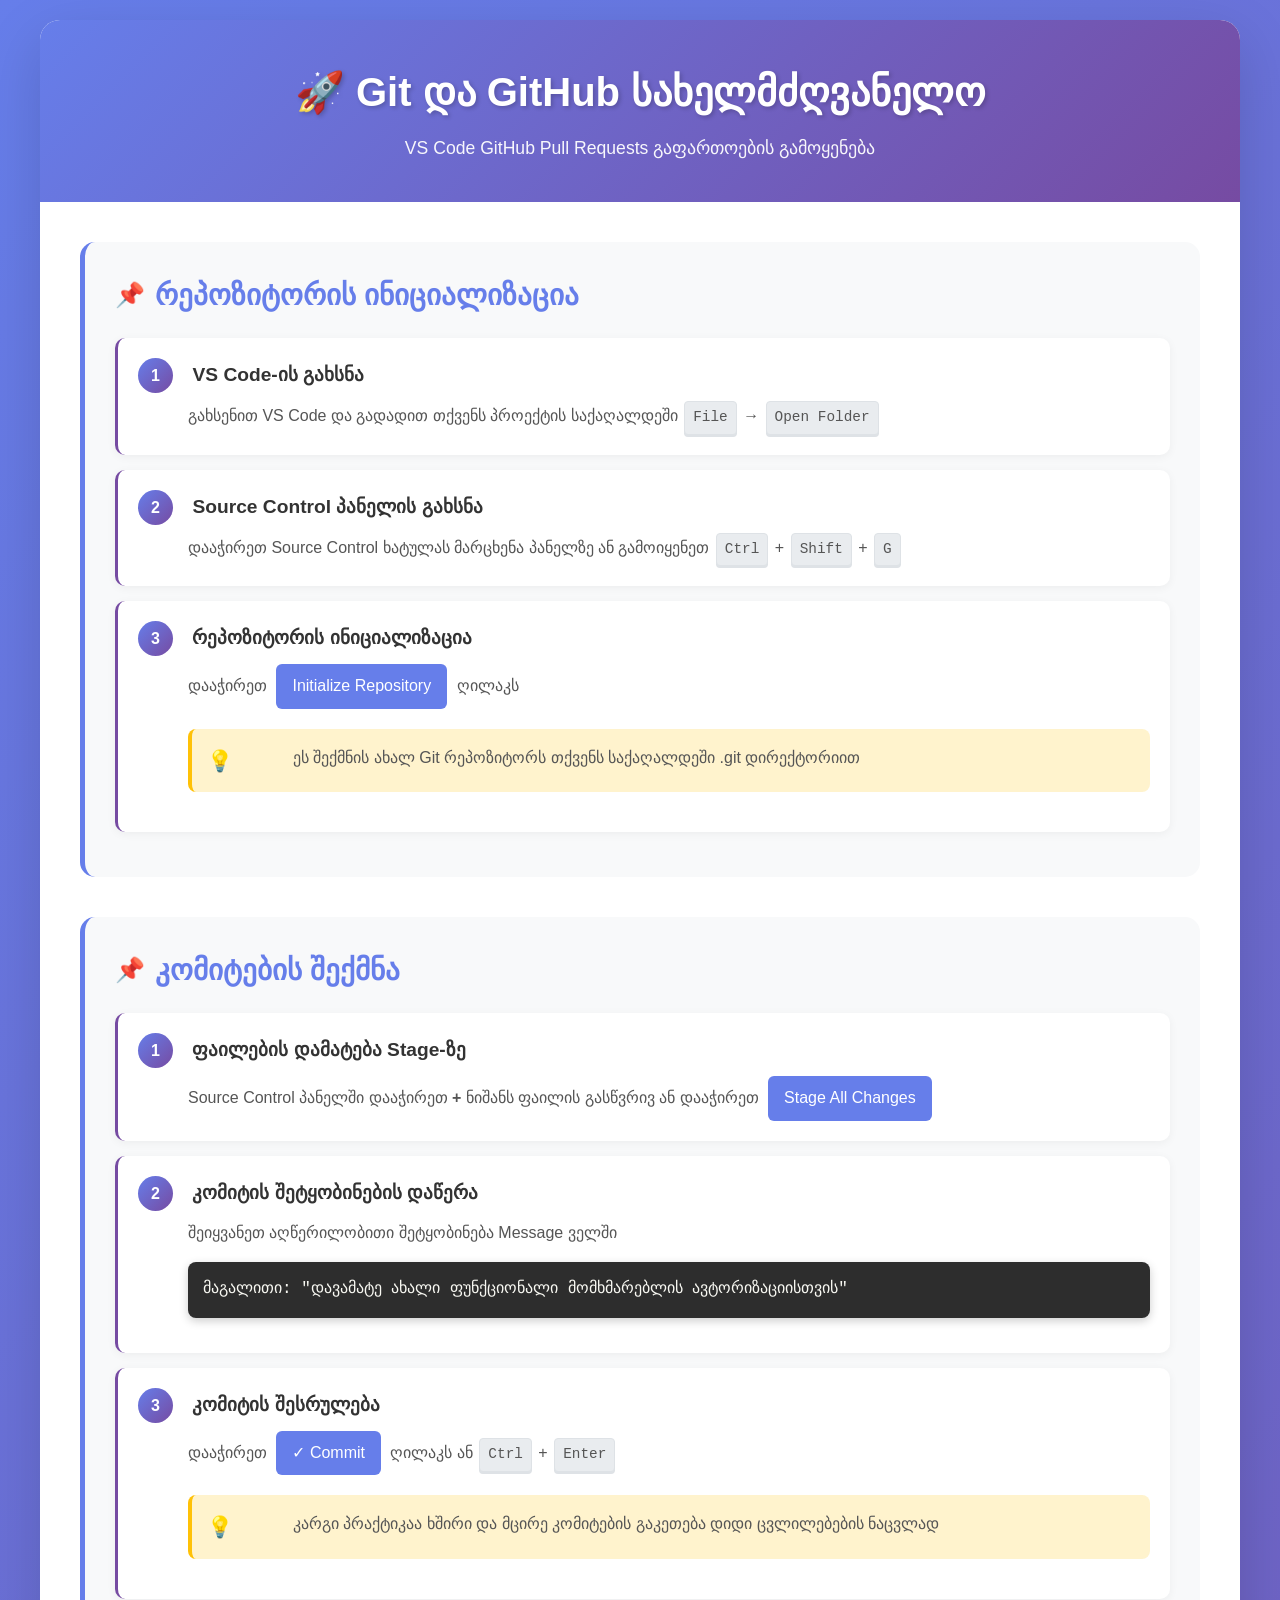
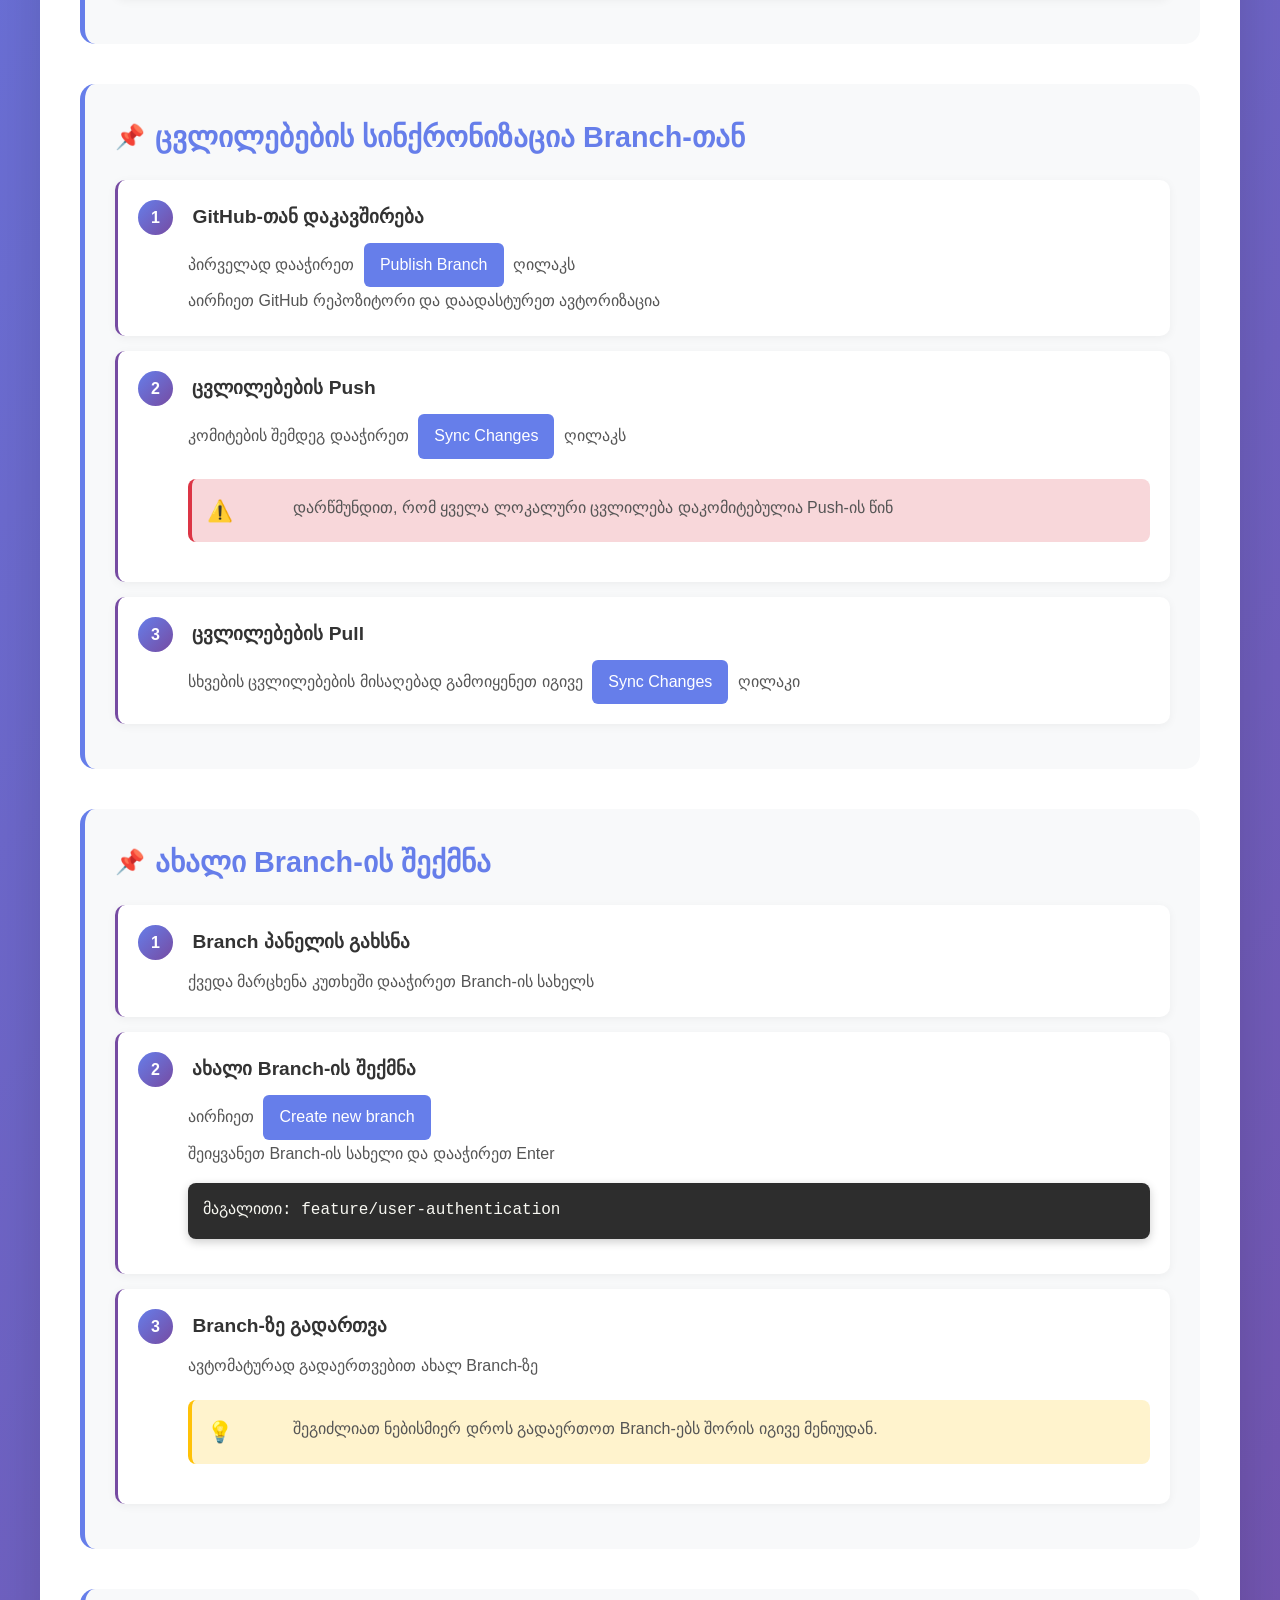
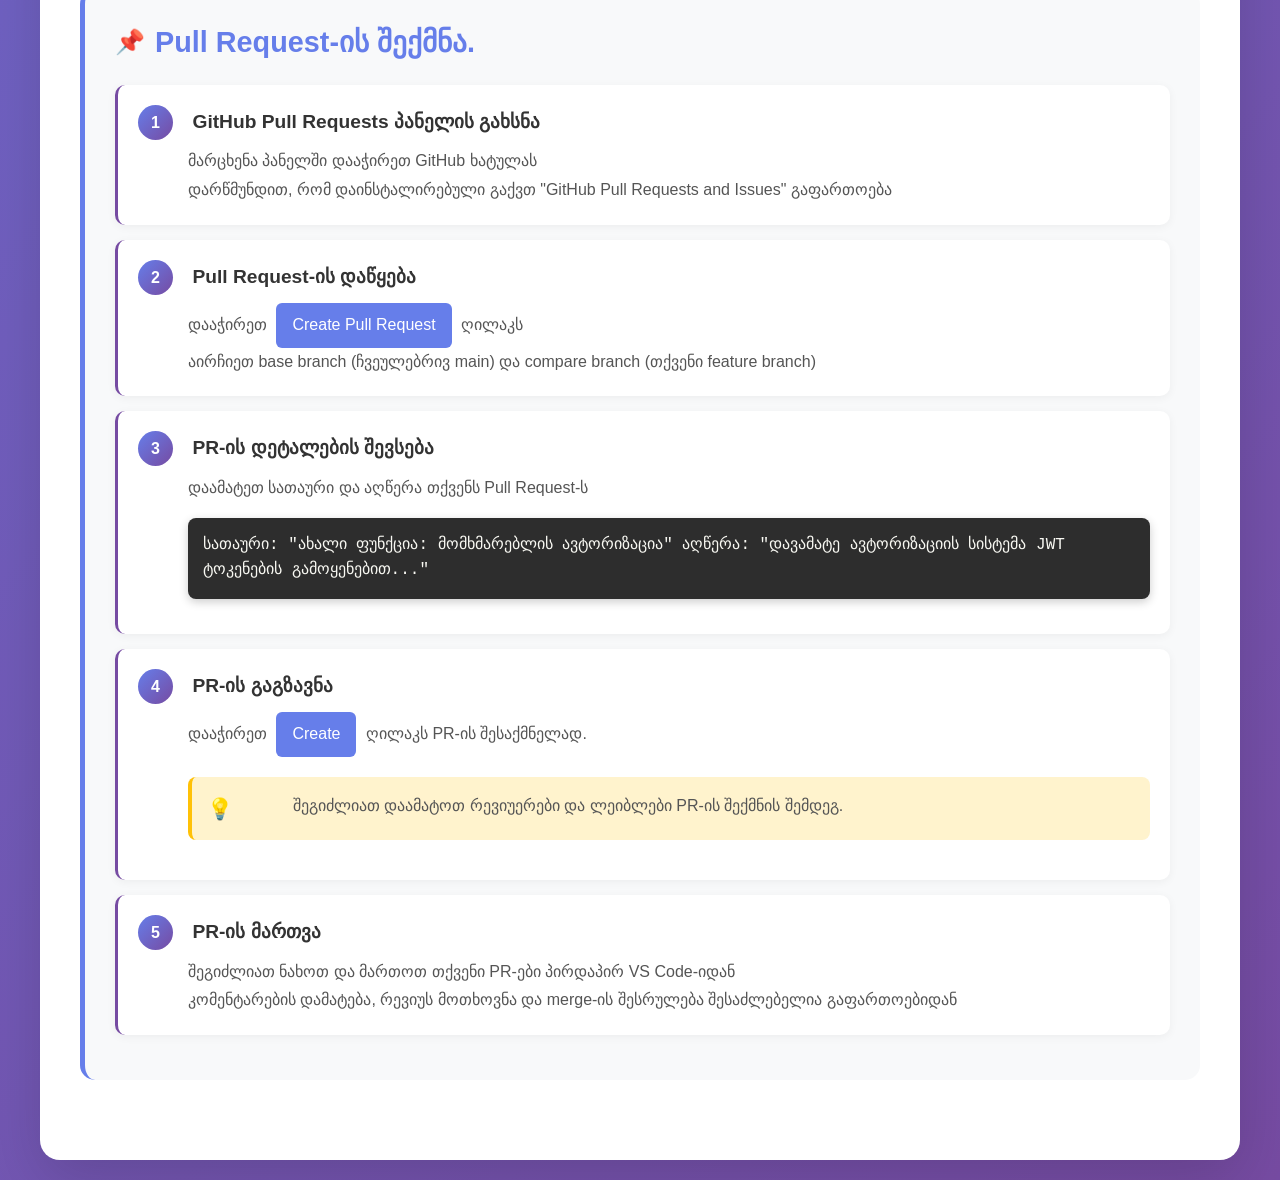
<file: github-guide.html>
<!DOCTYPE html>
<html lang="ka">
  <head>
    <meta charset="UTF-8" />
    <meta name="viewport" content="width=device-width, initial-scale=1.0" />
    <title>Git და GitHub გზამკვლევი VS Code-ში</title>
    <style>
      * {
        margin: 0;
        padding: 0;
        box-sizing: border-box;
      }

      body {
        font-family: 'Segoe UI', Tahoma, Geneva, Verdana, sans-serif;
        line-height: 1.6;
        color: #333;
        background: linear-gradient(135deg, #667eea 0%, #764ba2 100%);
        min-height: 100vh;
        padding: 20px;
      }

      .container {
        max-width: 1200px;
        margin: 0 auto;
        background: white;
        border-radius: 20px;
        box-shadow: 0 20px 60px rgba(0, 0, 0, 0.15);
        overflow: hidden;
      }

      header {
        background: linear-gradient(135deg, #667eea 0%, #764ba2 100%);
        color: white;
        padding: 40px;
        text-align: center;
      }

      header h1 {
        font-size: 2.5rem;
        margin-bottom: 10px;
        text-shadow: 2px 2px 4px rgba(0, 0, 0, 0.2);
      }

      header p {
        font-size: 1.1rem;
        opacity: 0.95;
      }

      .content {
        padding: 40px;
      }

      .section {
        margin-bottom: 40px;
        padding: 30px;
        background: #f8f9fa;
        border-radius: 15px;
        border-left: 5px solid #667eea;
        transition: transform 0.3s ease, box-shadow 0.3s ease;
      }

      .section:hover {
        transform: translateX(5px);
        box-shadow: 0 5px 20px rgba(102, 126, 234, 0.1);
      }

      .section h2 {
        color: #667eea;
        margin-bottom: 20px;
        font-size: 1.8rem;
        display: flex;
        align-items: center;
        gap: 10px;
      }

      .section h2::before {
        content: '📌';
        font-size: 1.5rem;
      }

      .step {
        background: white;
        padding: 20px;
        margin: 15px 0;
        border-radius: 10px;
        border-left: 3px solid #764ba2;
        box-shadow: 0 2px 10px rgba(0, 0, 0, 0.05);
      }

      .step-number {
        display: inline-block;
        background: linear-gradient(135deg, #667eea 0%, #764ba2 100%);
        color: white;
        width: 35px;
        height: 35px;
        border-radius: 50%;
        text-align: center;
        line-height: 35px;
        font-weight: bold;
        margin-right: 15px;
      }

      .step h3 {
        display: inline-block;
        color: #333;
        font-size: 1.2rem;
        margin-bottom: 10px;
      }

      .step p {
        margin-left: 50px;
        color: #555;
        line-height: 1.8;
      }

      .code-block {
        background: #2d2d2d;
        color: #f8f8f2;
        padding: 15px;
        border-radius: 8px;
        margin: 15px 0 15px 50px;
        font-family: 'Courier New', monospace;
        overflow-x: auto;
        box-shadow: 0 3px 10px rgba(0, 0, 0, 0.2);
      }

      .tip {
        background: #fff3cd;
        border-left: 4px solid #ffc107;
        padding: 15px;
        margin: 20px 0 20px 50px;
        border-radius: 8px;
        display: flex;
        align-items: start;
        gap: 10px;
      }

      .tip::before {
        content: '💡';
        font-size: 1.3rem;
        flex-shrink: 0;
      }

      .warning {
        background: #f8d7da;
        border-left: 4px solid #dc3545;
        padding: 15px;
        margin: 20px 0 20px 50px;
        border-radius: 8px;
        display: flex;
        align-items: start;
        gap: 10px;
      }

      .warning::before {
        content: '⚠️';
        font-size: 1.3rem;
        flex-shrink: 0;
      }

      .keyboard-key {
        display: inline-block;
        padding: 3px 8px;
        background: #e9ecef;
        border: 1px solid #dee2e6;
        border-radius: 4px;
        font-family: monospace;
        font-size: 0.9rem;
        box-shadow: 0 2px 0 #dee2e6;
        margin: 0 2px;
      }

      .button-visual {
        display: inline-block;
        padding: 8px 16px;
        background: #667eea;
        color: white;
        border-radius: 6px;
        font-weight: 500;
        margin: 0 5px;
      }

      footer {
        background: #f8f9fa;
        text-align: center;
        padding: 30px;
        color: #666;
        border-top: 2px solid #e9ecef;
      }

      @media (max-width: 768px) {
        header h1 {
          font-size: 1.8rem;
        }

        .section {
          padding: 20px;
        }

        .step p,
        .code-block,
        .tip,
        .warning {
          margin-left: 0;
        }
      }
    </style>
  </head>
  <body>
    <div class="container">
      <header>
        <h1>🚀 Git და GitHub სახელმძღვანელო</h1>
        <p>VS Code GitHub Pull Requests გაფართოების გამოყენება</p>
      </header>

      <div class="content">
        <!-- რეპოზიტორის ინიციალიზაცია -->
        <div class="section">
          <h2>რეპოზიტორის ინიციალიზაცია</h2>

          <div class="step">
            <span class="step-number">1</span>
            <h3>VS Code-ის გახსნა</h3>
            <p
              >გახსენით VS Code და გადადით თქვენს პროექტის საქაღალდეში <span class="keyboard-key">File</span> →
              <span class="keyboard-key">Open Folder</span></p
            >
          </div>

          <div class="step">
            <span class="step-number">2</span>
            <h3>Source Control პანელის გახსნა</h3>
            <p
              >დააჭირეთ Source Control ხატულას მარცხენა პანელზე ან გამოიყენეთ <span class="keyboard-key">Ctrl</span> +
              <span class="keyboard-key">Shift</span> + <span class="keyboard-key">G</span></p
            >
          </div>

          <div class="step">
            <span class="step-number">3</span>
            <h3>რეპოზიტორის ინიციალიზაცია</h3>
            <p>დააჭირეთ <span class="button-visual">Initialize Repository</span> ღილაკს</p>
            <div class="tip">
              <p>ეს შექმნის ახალ Git რეპოზიტორს თქვენს საქაღალდეში .git დირექტორიით</p>
            </div>
          </div>
        </div>

        <!-- კომიტების გაკეთება -->
        <div class="section">
          <h2>კომიტების შექმნა</h2>

          <div class="step">
            <span class="step-number">1</span>
            <h3>ფაილების დამატება Stage-ზე</h3>
            <p
              >Source Control პანელში დააჭირეთ <strong>+</strong> ნიშანს ფაილის გასწვრივ ან დააჭირეთ
              <span class="button-visual">Stage All Changes</span></p
            >
          </div>

          <div class="step">
            <span class="step-number">2</span>
            <h3>კომიტის შეტყობინების დაწერა</h3>
            <p>შეიყვანეთ აღწერილობითი შეტყობინება Message ველში</p>
            <div class="code-block"> მაგალითი: "დავამატე ახალი ფუნქციონალი მომხმარებლის ავტორიზაციისთვის" </div>
          </div>

          <div class="step">
            <span class="step-number">3</span>
            <h3>კომიტის შესრულება</h3>
            <p
              >დააჭირეთ <span class="button-visual">✓ Commit</span> ღილაკს ან <span class="keyboard-key">Ctrl</span> +
              <span class="keyboard-key">Enter</span></p
            >
            <div class="tip">
              <p>კარგი პრაქტიკაა ხშირი და მცირე კომიტების გაკეთება დიდი ცვლილებების ნაცვლად</p>
            </div>
          </div>
        </div>

        <!-- ცვლილებების სინქრონიზაცია -->
        <div class="section">
          <h2>ცვლილებების სინქრონიზაცია Branch-თან</h2>

          <div class="step">
            <span class="step-number">1</span>
            <h3>GitHub-თან დაკავშირება</h3>
            <p>პირველად დააჭირეთ <span class="button-visual">Publish Branch</span> ღილაკს</p>
            <p>აირჩიეთ GitHub რეპოზიტორი და დაადასტურეთ ავტორიზაცია</p>
          </div>

          <div class="step">
            <span class="step-number">2</span>
            <h3>ცვლილებების Push</h3>
            <p>კომიტების შემდეგ დააჭირეთ <span class="button-visual">Sync Changes</span> ღილაკს</p>
            <div class="warning">
              <p>დარწმუნდით, რომ ყველა ლოკალური ცვლილება დაკომიტებულია Push-ის წინ</p>
            </div>
          </div>

          <div class="step">
            <span class="step-number">3</span>
            <h3>ცვლილებების Pull</h3>
            <p>სხვების ცვლილებების მისაღებად გამოიყენეთ იგივე <span class="button-visual">Sync Changes</span> ღილაკი</p>
          </div>
        </div>

        <!-- ახალი Branch-ის შექმნა -->
        <div class="section">
          <h2>ახალი Branch-ის შექმნა</h2>

          <div class="step">
            <span class="step-number">1</span>
            <h3>Branch პანელის გახსნა</h3>
            <p>ქვედა მარცხენა კუთხეში დააჭირეთ Branch-ის სახელს</p>
          </div>

          <div class="step">
            <span class="step-number">2</span>
            <h3>ახალი Branch-ის შექმნა</h3>
            <p>აირჩიეთ <span class="button-visual">Create new branch</span></p>
            <p>შეიყვანეთ Branch-ის სახელი და დააჭირეთ Enter</p>
            <div class="code-block"> მაგალითი: feature/user-authentication </div>
          </div>

          <div class="step">
            <span class="step-number">3</span>
            <h3>Branch-ზე გადართვა</h3>
            <p>ავტომატურად გადაერთვებით ახალ Branch-ზე</p>
            <div class="tip">
              <p>შეგიძლიათ ნებისმიერ დროს გადაერთოთ Branch-ებს შორის იგივე მენიუდან.</p>
            </div>
          </div>
        </div>

        <!-- Pull Request-ის შექმნა -->
        <div class="section">
          <h2>Pull Request-ის შექმნა.</h2>

          <div class="step">
            <span class="step-number">1</span>
            <h3>GitHub Pull Requests პანელის გახსნა</h3>
            <p>მარცხენა პანელში დააჭირეთ GitHub ხატულას</p>
            <p>დარწმუნდით, რომ დაინსტალირებული გაქვთ "GitHub Pull Requests and Issues" გაფართოება</p>
          </div>

          <div class="step">
            <span class="step-number">2</span>
            <h3>Pull Request-ის დაწყება</h3>
            <p>დააჭირეთ <span class="button-visual">Create Pull Request</span> ღილაკს</p>
            <p>აირჩიეთ base branch (ჩვეულებრივ main) და compare branch (თქვენი feature branch)</p>
          </div>

          <div class="step">
            <span class="step-number">3</span>
            <h3>PR-ის დეტალების შევსება</h3>
            <p>დაამატეთ სათაური და აღწერა თქვენს Pull Request-ს</p>
            <div class="code-block">
              სათაური: "ახალი ფუნქცია: მომხმარებლის ავტორიზაცია" აღწერა: "დავამატე ავტორიზაციის სისტემა JWT ტოკენების
              გამოყენებით..."
            </div>
          </div>

          <div class="step">
            <span class="step-number">4</span>
            <h3>PR-ის გაგზავნა</h3>
            <p>დააჭირეთ <span class="button-visual">Create</span> ღილაკს PR-ის შესაქმნელად.</p>
            <div class="tip">
              <p>შეგიძლიათ დაამატოთ რევიუერები და ლეიბლები PR-ის შექმნის შემდეგ.</p>
            </div>
          </div>

          <div class="step">
            <span class="step-number">5</span>
            <h3>PR-ის მართვა</h3>
            <p>შეგიძლიათ ნახოთ და მართოთ თქვენი PR-ები პირდაპირ VS Code-იდან</p>
            <p>კომენტარების დამატება, რევიუს მოთხოვნა და merge-ის შესრულება შესაძლებელია გაფართოებიდან</p>
          </div>
        </div>
      </div>
    </div>
  </body>
</html>
</file>
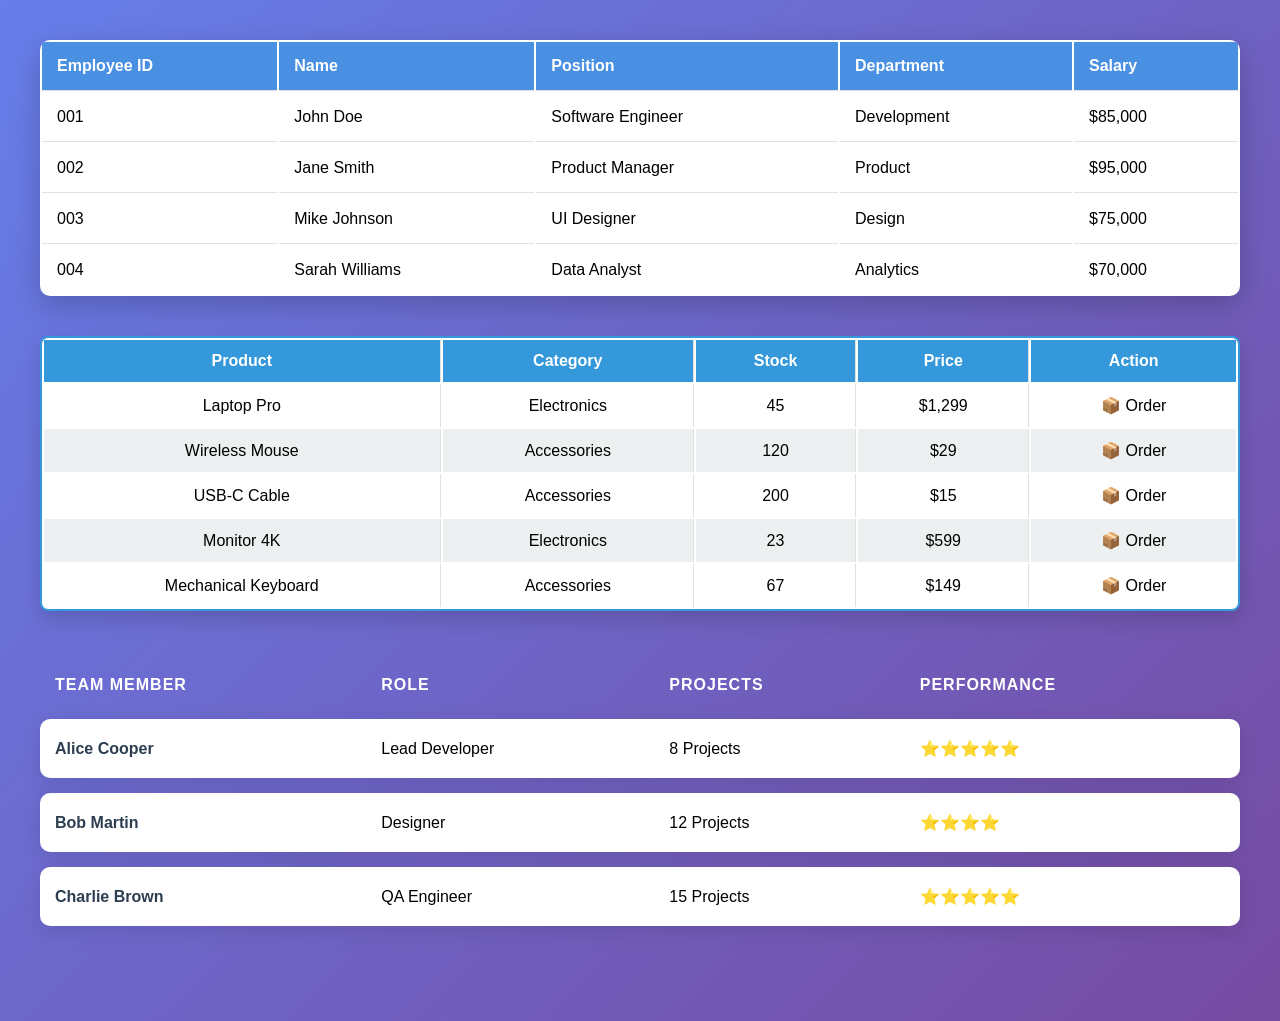
<file: styled-tables.html>
<!DOCTYPE html>
<html lang="en">
  <head>
    <meta charset="UTF-8" />
    <meta name="viewport" content="width=device-width, initial-scale=1.0" />
    <title>Beautiful CSS Table Styles - Examples</title>
    <style>
      * {
        margin: 0;
        padding: 0;
        box-sizing: border-box;
      }

      body {
        font-family: 'Arial', sans-serif;
        background: linear-gradient(135deg, #667eea 0%, #764ba2 100%);
        min-height: 100vh;
        padding: 40px 20px;
      }

      .container {
        max-width: 1200px;
        margin: 0 auto;
      }

      h1 {
        text-align: center;
        color: white;
        margin-bottom: 50px;
        font-size: 2.5em;
        text-shadow: 2px 2px 4px rgba(0, 0, 0, 0.2);
      }

      h2 {
        color: white;
        margin: 40px 0 20px;
        font-size: 1.5em;
      }

      /* Style 1: Modern Minimal */
      .minimal-table {
        width: 100%;
        background: white;
        border-radius: 10px;
        overflow: hidden;
        box-shadow: 0 10px 30px rgba(0, 0, 0, 0.2);
        margin-bottom: 40px;
      }

      .minimal-table thead {
        background: #4a90e2;
        color: white;
      }

      .minimal-table th,
      .minimal-table td {
        padding: 15px;
        text-align: left;
        border-bottom: 1px solid #e0e0e0;
      }

      .minimal-table tbody tr:hover {
        background: #f5f5f5;
        transition: background 0.3s;
      }

      .minimal-table tbody tr:last-child td {
        border-bottom: none;
      }

      /* Style 2: Gradient Style */
      .gradient-table {
        width: 100%;
        border-collapse: separate;
        border-spacing: 0;
        margin-bottom: 40px;
        background: white;
        border-radius: 15px;
        overflow: hidden;
        box-shadow: 0 15px 35px rgba(0, 0, 0, 0.2);
      }

      .gradient-table thead {
        background: linear-gradient(90deg, #f093fb 0%, #f5576c 100%);
        color: white;
      }

      .gradient-table th {
        padding: 20px 15px;
        font-weight: bold;
        text-transform: uppercase;
        letter-spacing: 1px;
        font-size: 14px;
      }

      .gradient-table td {
        padding: 15px;
        border-bottom: 1px solid #f0f0f0;
      }

      .gradient-table tbody tr {
        transition: all 0.3s;
      }

      .gradient-table tbody tr:hover {
        background: linear-gradient(90deg, #ffeaa7 0%, #fdcb6e 100%);
        transform: scale(1.02);
        box-shadow: 0 5px 15px rgba(0, 0, 0, 0.1);
      }

      /* Style 3: Dark Theme */
      .dark-table {
        width: 100%;
        background: #2c3e50;
        color: #ecf0f1;
        border-radius: 10px;
        overflow: hidden;
        margin-bottom: 40px;
        box-shadow: 0 10px 30px rgba(0, 0, 0, 0.3);
      }

      .dark-table thead {
        background: #1a252f;
      }

      .dark-table th {
        padding: 18px 15px;
        text-align: left;
        font-weight: 600;
        text-transform: uppercase;
        letter-spacing: 1px;
        border-bottom: 3px solid #3498db;
      }

      .dark-table td {
        padding: 15px;
        border-bottom: 1px solid #34495e;
      }

      .dark-table tbody tr:hover {
        background: #34495e;
        cursor: pointer;
      }

      .dark-table tbody tr:last-child td {
        border-bottom: none;
      }

      /* Style 4: Striped and Bordered */
      .striped-table {
        width: 100%;
        background: white;
        border: 2px solid #3498db;
        border-radius: 8px;
        overflow: hidden;
        margin-bottom: 40px;
        box-shadow: 0 8px 20px rgba(0, 0, 0, 0.15);
      }

      .striped-table thead {
        background: #3498db;
        color: white;
      }

      .striped-table th,
      .striped-table td {
        padding: 12px 15px;
        text-align: center;
        border-right: 1px solid #e0e0e0;
      }

      .striped-table th:last-child,
      .striped-table td:last-child {
        border-right: none;
      }

      .striped-table tbody tr:nth-child(even) {
        background: #ecf0f1;
      }

      .striped-table tbody tr:hover {
        background: #bdc3c7;
        transition: background 0.3s;
      }

      /* Style 5: Card Style */
      .card-table {
        width: 100%;
        background: transparent;
        border-collapse: separate;
        border-spacing: 0 15px;
        margin-bottom: 40px;
      }

      .card-table thead th {
        background: none;
        color: white;
        padding: 10px 15px;
        text-align: left;
        font-weight: bold;
        text-transform: uppercase;
        letter-spacing: 1px;
      }

      .card-table tbody tr {
        background: white;
        border-radius: 10px;
        box-shadow: 0 5px 20px rgba(0, 0, 0, 0.1);
        transition: transform 0.3s, box-shadow 0.3s;
      }

      .card-table tbody tr:hover {
        transform: translateY(-5px);
        box-shadow: 0 10px 30px rgba(0, 0, 0, 0.2);
      }

      .card-table td {
        padding: 20px 15px;
        border: none;
      }

      .card-table td:first-child {
        border-radius: 10px 0 0 10px;
        font-weight: bold;
        color: #2c3e50;
      }

      .card-table td:last-child {
        border-radius: 0 10px 10px 0;
      }

      /* Style 6: Neon Glow */
      .neon-table {
        width: 100%;
        background: rgba(0, 0, 0, 0.8);
        border: 2px solid #00ff88;
        border-radius: 10px;
        overflow: hidden;
        margin-bottom: 40px;
        box-shadow: 0 0 20px #00ff88;
      }

      .neon-table thead {
        background: rgba(0, 255, 136, 0.1);
      }

      .neon-table th {
        padding: 15px;
        color: #00ff88;
        text-transform: uppercase;
        letter-spacing: 2px;
        font-weight: bold;
        border-bottom: 2px solid #00ff88;
        text-shadow: 0 0 10px #00ff88;
      }

      .neon-table td {
        padding: 15px;
        color: #ffffff;
        border-bottom: 1px solid rgba(0, 255, 136, 0.2);
      }

      .neon-table tbody tr:hover {
        background: rgba(0, 255, 136, 0.1);
        box-shadow: inset 0 0 20px rgba(0, 255, 136, 0.2);
      }

      /* Responsive Design */
      @media screen and (max-width: 768px) {
        body {
          padding: 20px 10px;
        }

        h1 {
          font-size: 1.8em;
        }

        table {
          font-size: 14px;
        }

        th,
        td {
          padding: 10px 8px !important;
        }
      }

      /* Special Effects */
      .status-active {
        background: #27ae60;
        color: white;
        padding: 5px 10px;
        border-radius: 20px;
        font-size: 12px;
        font-weight: bold;
      }

      .status-pending {
        background: #f39c12;
        color: white;
        padding: 5px 10px;
        border-radius: 20px;
        font-size: 12px;
        font-weight: bold;
      }

      .status-inactive {
        background: #e74c3c;
        color: white;
        padding: 5px 10px;
        border-radius: 20px;
        font-size: 12px;
        font-weight: bold;
      }

      .progress-bar {
        width: 100%;
        height: 20px;
        background: #ecf0f1;
        border-radius: 10px;
        overflow: hidden;
      }

      .progress-fill {
        height: 100%;
        background: linear-gradient(90deg, #3498db, #2ecc71);
        border-radius: 10px;
        transition: width 1s ease;
      }
    </style>
  </head>
  <body>
    <div class="container">
      <table class="minimal-table">
        <thead>
          <tr>
            <th>Employee ID</th>
            <th>Name</th>
            <th>Position</th>
            <th>Department</th>
            <th>Salary</th>
          </tr>
        </thead>
        <tbody>
          <tr>
            <td>001</td>
            <td>John Doe</td>
            <td>Software Engineer</td>
            <td>Development</td>
            <td>$85,000</td>
          </tr>
          <tr>
            <td>002</td>
            <td>Jane Smith</td>
            <td>Product Manager</td>
            <td>Product</td>
            <td>$95,000</td>
          </tr>
          <tr>
            <td>003</td>
            <td>Mike Johnson</td>
            <td>UI Designer</td>
            <td>Design</td>
            <td>$75,000</td>
          </tr>
          <tr>
            <td>004</td>
            <td>Sarah Williams</td>
            <td>Data Analyst</td>
            <td>Analytics</td>
            <td>$70,000</td>
          </tr>
        </tbody>
      </table>

      <table class="striped-table">
        <thead>
          <tr>
            <th>Product</th>
            <th>Category</th>
            <th>Stock</th>
            <th>Price</th>
            <th>Action</th>
          </tr>
        </thead>
        <tbody>
          <tr>
            <td>Laptop Pro</td>
            <td>Electronics</td>
            <td>45</td>
            <td>$1,299</td>
            <td>📦 Order</td>
          </tr>
          <tr>
            <td>Wireless Mouse</td>
            <td>Accessories</td>
            <td>120</td>
            <td>$29</td>
            <td>📦 Order</td>
          </tr>
          <tr>
            <td>USB-C Cable</td>
            <td>Accessories</td>
            <td>200</td>
            <td>$15</td>
            <td>📦 Order</td>
          </tr>
          <tr>
            <td>Monitor 4K</td>
            <td>Electronics</td>
            <td>23</td>
            <td>$599</td>
            <td>📦 Order</td>
          </tr>
          <tr>
            <td>Mechanical Keyboard</td>
            <td>Accessories</td>
            <td>67</td>
            <td>$149</td>
            <td>📦 Order</td>
          </tr>
        </tbody>
      </table>

      <table class="card-table">
        <thead>
          <tr>
            <th>Team Member</th>
            <th>Role</th>
            <th>Projects</th>
            <th>Performance</th>
          </tr>
        </thead>
        <tbody>
          <tr>
            <td>Alice Cooper</td>
            <td>Lead Developer</td>
            <td>8 Projects</td>
            <td>⭐⭐⭐⭐⭐</td>
          </tr>
          <tr>
            <td>Bob Martin</td>
            <td>Designer</td>
            <td>12 Projects</td>
            <td>⭐⭐⭐⭐</td>
          </tr>
          <tr>
            <td>Charlie Brown</td>
            <td>QA Engineer</td>
            <td>15 Projects</td>
            <td>⭐⭐⭐⭐⭐</td>
          </tr>
        </tbody>
      </table>
    </div>
  </body>
</html>
</file>
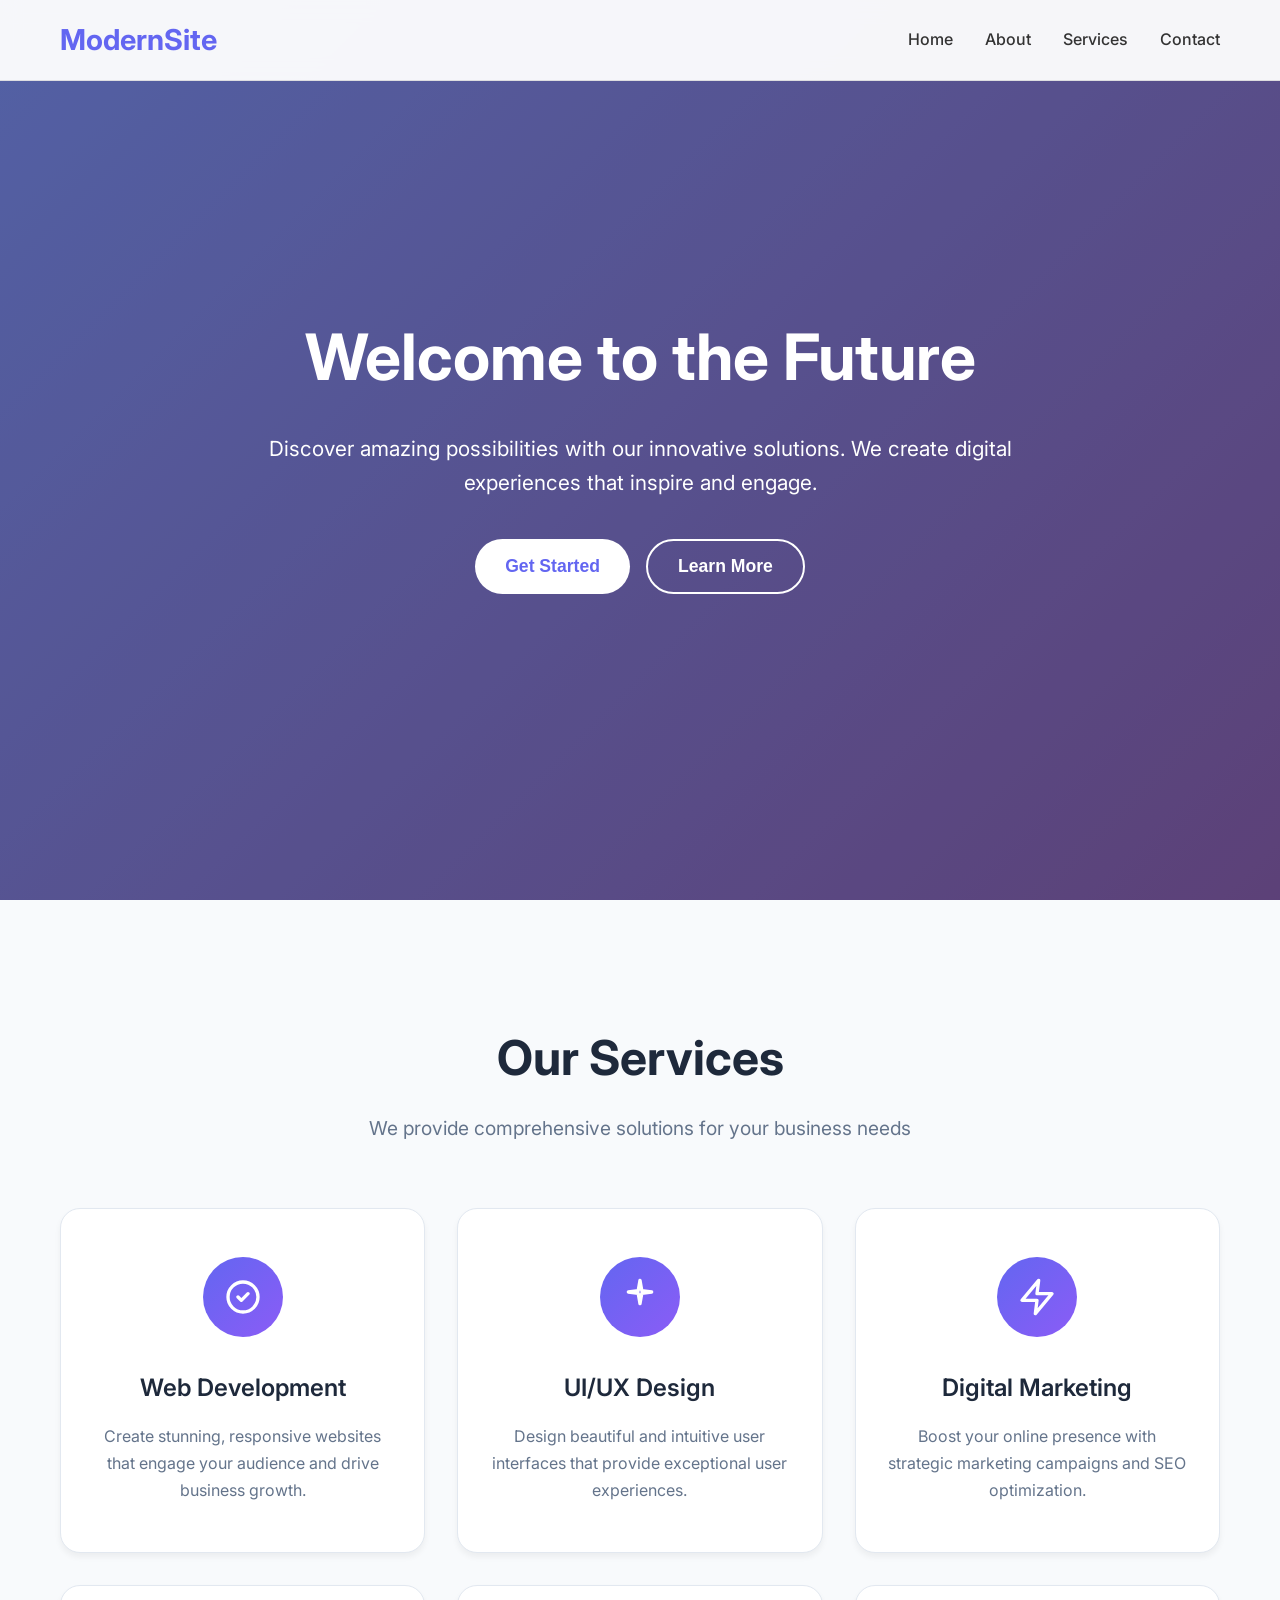
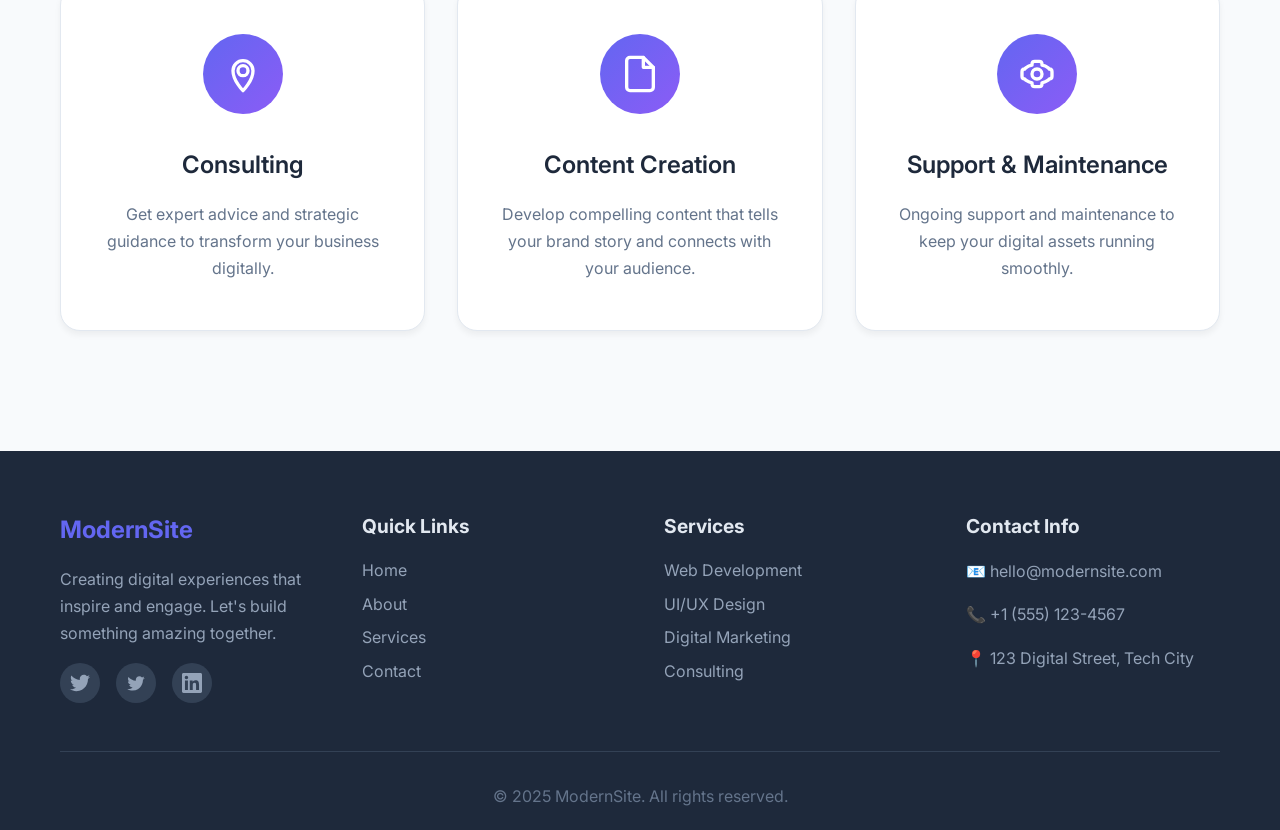
<file: website.html>
<!DOCTYPE html>
<html lang="en">
<head>
    <meta charset="UTF-8">
    <meta name="viewport" content="width=device-width, initial-scale=1.0">
    <title>Modern Website</title>
    <link rel="stylesheet" href="website-style.css">
    <link href="https://fonts.googleapis.com/css2?family=Inter:wght@300;400;500;600;700&display=swap" rel="stylesheet">
</head>
<body>
    <!-- Header -->
    <header class="header">
        <nav class="navbar">
            <div class="nav-container">
                <div class="logo">
                    <h2>ModernSite</h2>
                </div>
                <ul class="nav-menu">
                    <li class="nav-item">
                        <a href="#home" class="nav-link">Home</a>
                    </li>
                    <li class="nav-item">
                        <a href="#about" class="nav-link">About</a>
                    </li>
                    <li class="nav-item">
                        <a href="#services" class="nav-link">Services</a>
                    </li>
                    <li class="nav-item">
                        <a href="#contact" class="nav-link">Contact</a>
                    </li>
                </ul>
            </div>
        </nav>
    </header>

    <!-- Hero Section -->
    <section class="hero" id="home">
        <div class="hero-content">
            <h1 class="hero-title">Welcome to the Future</h1>
            <p class="hero-subtitle">Discover amazing possibilities with our innovative solutions. We create digital experiences that inspire and engage.</p>
            <div class="hero-buttons">
                <button class="btn btn-primary">Get Started</button>
                <button class="btn btn-secondary">Learn More</button>
            </div>
        </div>
        <div class="hero-overlay"></div>
    </section>

    <!-- Cards Section -->
    <section class="cards-section" id="services">
        <div class="container">
            <h2 class="section-title">Our Services</h2>
            <p class="section-subtitle">We provide comprehensive solutions for your business needs</p>
            
            <div class="cards-grid">
                <div class="card">
                    <div class="card-icon">
                        <svg width="40" height="40" viewBox="0 0 24 24" fill="none" xmlns="http://www.w3.org/2000/svg">
                            <path d="M9 12L11 14L15 10M21 12C21 16.9706 16.9706 21 12 21C7.02944 21 3 16.9706 3 12C3 7.02944 7.02944 3 12 3C16.9706 3 21 7.02944 21 12Z" stroke="currentColor" stroke-width="2" stroke-linecap="round" stroke-linejoin="round"/>
                        </svg>
                    </div>
                    <h3 class="card-title">Web Development</h3>
                    <p class="card-description">Create stunning, responsive websites that engage your audience and drive business growth.</p>
                </div>

                <div class="card">
                    <div class="card-icon">
                        <svg width="40" height="40" viewBox="0 0 24 24" fill="none" xmlns="http://www.w3.org/2000/svg">
                            <path d="M12 2L13.09 8.26L19 9L13.09 9.74L12 16L10.91 9.74L5 9L10.91 8.26L12 2Z" stroke="currentColor" stroke-width="2" stroke-linecap="round" stroke-linejoin="round"/>
                        </svg>
                    </div>
                    <h3 class="card-title">UI/UX Design</h3>
                    <p class="card-description">Design beautiful and intuitive user interfaces that provide exceptional user experiences.</p>
                </div>

                <div class="card">
                    <div class="card-icon">
                        <svg width="40" height="40" viewBox="0 0 24 24" fill="none" xmlns="http://www.w3.org/2000/svg">
                            <path d="M13 2L3 14H12L11 22L21 10H12L13 2Z" stroke="currentColor" stroke-width="2" stroke-linecap="round" stroke-linejoin="round"/>
                        </svg>
                    </div>
                    <h3 class="card-title">Digital Marketing</h3>
                    <p class="card-description">Boost your online presence with strategic marketing campaigns and SEO optimization.</p>
                </div>

                <div class="card">
                    <div class="card-icon">
                        <svg width="40" height="40" viewBox="0 0 24 24" fill="none" xmlns="http://www.w3.org/2000/svg">
                            <path d="M12 22S6 16 6 10A6 6 0 0 1 18 10C18 16 12 22 12 22Z" stroke="currentColor" stroke-width="2" stroke-linecap="round" stroke-linejoin="round"/>
                            <circle cx="12" cy="10" r="3" stroke="currentColor" stroke-width="2"/>
                        </svg>
                    </div>
                    <h3 class="card-title">Consulting</h3>
                    <p class="card-description">Get expert advice and strategic guidance to transform your business digitally.</p>
                </div>

                <div class="card">
                    <div class="card-icon">
                        <svg width="40" height="40" viewBox="0 0 24 24" fill="none" xmlns="http://www.w3.org/2000/svg">
                            <path d="M14 2H6A2 2 0 0 0 4 4V20A2 2 0 0 0 6 22H18A2 2 0 0 0 20 20V8L14 2Z" stroke="currentColor" stroke-width="2" stroke-linecap="round" stroke-linejoin="round"/>
                            <polyline points="14,2 14,8 20,8" stroke="currentColor" stroke-width="2" stroke-linecap="round" stroke-linejoin="round"/>
                        </svg>
                    </div>
                    <h3 class="card-title">Content Creation</h3>
                    <p class="card-description">Develop compelling content that tells your brand story and connects with your audience.</p>
                </div>

                <div class="card">
                    <div class="card-icon">
                        <svg width="40" height="40" viewBox="0 0 24 24" fill="none" xmlns="http://www.w3.org/2000/svg">
                            <circle cx="12" cy="12" r="3" stroke="currentColor" stroke-width="2"/>
                            <path d="M19.4 15A1.65 1.65 0 0 0 21 13.35V10.65A1.65 1.65 0 0 0 19.4 9L18.73 8.27A10.08 10.08 0 0 0 15 6.73V6A1.65 1.65 0 0 0 13.35 4.4H10.65A1.65 1.65 0 0 0 9 6V6.73A10.08 10.08 0 0 0 5.27 8.27L4.6 9A1.65 1.65 0 0 0 3 10.65V13.35A1.65 1.65 0 0 0 4.6 15L5.27 15.73A10.08 10.08 0 0 0 9 17.27V18A1.65 1.65 0 0 0 10.65 19.6H13.35A1.65 1.65 0 0 0 15 18V17.27A10.08 10.08 0 0 0 18.73 15.73L19.4 15Z" stroke="currentColor" stroke-width="2" stroke-linecap="round" stroke-linejoin="round"/>
                        </svg>
                    </div>
                    <h3 class="card-title">Support & Maintenance</h3>
                    <p class="card-description">Ongoing support and maintenance to keep your digital assets running smoothly.</p>
                </div>
            </div>
        </div>
    </section>

    <!-- Footer -->
    <footer class="footer">
        <div class="container">
            <div class="footer-content">
                <div class="footer-section">
                    <h3>ModernSite</h3>
                    <p>Creating digital experiences that inspire and engage. Let's build something amazing together.</p>
                    <div class="social-links">
                        <a href="#" class="social-link">
                            <svg width="20" height="20" viewBox="0 0 24 24" fill="currentColor">
                                <path d="M24 4.557C23.117 4.949 22.168 5.213 21.172 5.332C22.189 4.723 22.97 3.758 23.337 2.608C22.386 3.172 21.332 3.582 20.210 3.803C19.313 2.846 18.032 2.248 16.616 2.248C13.437 2.248 11.101 5.214 11.819 8.293C7.728 8.088 4.100 6.128 1.671 3.149C0.381 5.362 1.002 8.257 3.194 9.723C2.388 9.697 1.628 9.476 0.965 9.107C0.911 11.388 2.546 13.522 4.914 13.997C4.221 14.185 3.462 14.229 2.690 14.081C3.316 16.037 5.134 17.46 7.29 17.5C5.22 19.123 2.612 19.848 0 19.54C2.179 20.937 4.768 21.752 7.548 21.752C16.69 21.752 21.855 14.031 21.543 7.106C22.505 6.411 23.34 5.544 24 4.557Z"/>
                            </svg>
                        </a>
                        <a href="#" class="social-link">
                            <svg width="20" height="20" viewBox="0 0 24 24" fill="currentColor">
                                <path d="M22.46 6C21.69 6.35 20.86 6.58 20 6.69C20.88 6.16 21.56 5.32 21.88 4.31C21.05 4.81 20.13 5.16 19.16 5.36C18.37 4.5 17.26 4 16 4C13.65 4 11.73 5.92 11.73 8.29C11.73 8.63 11.77 8.96 11.84 9.27C8.28 9.09 5.11 7.38 3 4.79C2.63 5.42 2.42 6.16 2.42 6.94C2.42 8.43 3.17 9.75 4.33 10.5C3.62 10.5 2.96 10.3 2.38 10C2.38 10 2.38 10 2.38 10.03C2.38 12.11 3.86 13.85 5.82 14.24C5.46 14.34 5.08 14.39 4.69 14.39C4.42 14.39 4.15 14.36 3.89 14.31C4.43 16 6 17.26 7.89 17.29C6.43 18.45 4.58 19.13 2.56 19.13C2.22 19.13 1.88 19.11 1.54 19.07C3.44 20.29 5.7 21 8.12 21C16 21 20.33 14.46 20.33 8.79C20.33 8.6 20.33 8.42 20.32 8.23C21.16 7.63 21.88 6.87 22.46 6Z"/>
                            </svg>
                        </a>
                        <a href="#" class="social-link">
                            <svg width="20" height="20" viewBox="0 0 24 24" fill="currentColor">
                                <path d="M20.447 20.452H16.893V14.883C16.893 13.555 16.866 11.846 15.041 11.846C13.188 11.846 12.905 13.291 12.905 14.785V20.452H9.351V9H12.765V10.561H12.811C13.288 9.661 14.448 8.711 16.181 8.711C19.782 8.711 20.448 11.081 20.448 14.166V20.452H20.447ZM5.337 7.433C4.193 7.433 3.274 6.507 3.274 5.368C3.274 4.23 4.194 3.305 5.337 3.305C6.477 3.305 7.401 4.23 7.401 5.368C7.401 6.507 6.476 7.433 5.337 7.433ZM7.119 20.452H3.555V9H7.119V20.452ZM22.225 0H1.771C0.792 0 0 0.774 0 1.729V22.271C0 23.227 0.792 24 1.771 24H22.222C23.2 24 24 23.227 24 22.271V1.729C24 0.774 23.2 0 22.222 0H22.225Z"/>
                            </svg>
                        </a>
                    </div>
                </div>
                <div class="footer-section">
                    <h4>Quick Links</h4>
                    <ul>
                        <li><a href="#home">Home</a></li>
                        <li><a href="#about">About</a></li>
                        <li><a href="#services">Services</a></li>
                        <li><a href="#contact">Contact</a></li>
                    </ul>
                </div>
                <div class="footer-section">
                    <h4>Services</h4>
                    <ul>
                        <li><a href="#">Web Development</a></li>
                        <li><a href="#">UI/UX Design</a></li>
                        <li><a href="#">Digital Marketing</a></li>
                        <li><a href="#">Consulting</a></li>
                    </ul>
                </div>
                <div class="footer-section">
                    <h4>Contact Info</h4>
                    <p>📧 hello@modernsite.com</p>
                    <p>📞 +1 (555) 123-4567</p>
                    <p>📍 123 Digital Street, Tech City</p>
                </div>
            </div>
            <div class="footer-bottom">
                <p>&copy; 2025 ModernSite. All rights reserved.</p>
            </div>
        </div>
    </footer>

    <script>
        // Smooth scrolling for navigation links
        document.querySelectorAll('a[href^="#"]').forEach(anchor => {
            anchor.addEventListener('click', function (e) {
                e.preventDefault();
                document.querySelector(this.getAttribute('href')).scrollIntoView({
                    behavior: 'smooth'
                });
            });
        });

        // Header scroll effect
        window.addEventListener('scroll', () => {
            const header = document.querySelector('.header');
            if (window.scrollY > 100) {
                header.classList.add('scrolled');
            } else {
                header.classList.remove('scrolled');
            }
        });
    </script>
</body>
</html>
</file>
<file: website-style.css>
* {
    margin: 0;
    padding: 0;
    box-sizing: border-box;
}

body {
    font-family: 'Inter', sans-serif;
    line-height: 1.6;
    color: #333;
    overflow-x: hidden;
}

/* Container */
.container {
    max-width: 1200px;
    margin: 0 auto;
    padding: 0 20px;
}

/* Header */
.header {
    position: fixed;
    top: 0;
    left: 0;
    width: 100%;
    background: rgba(255, 255, 255, 0.95);
    backdrop-filter: blur(10px);
    border-bottom: 1px solid rgba(0, 0, 0, 0.1);
    z-index: 1000;
    transition: all 0.3s ease;
}

.header.scrolled {
    background: rgba(255, 255, 255, 0.98);
    box-shadow: 0 2px 20px rgba(0, 0, 0, 0.1);
}

.nav-container {
    max-width: 1200px;
    margin: 0 auto;
    padding: 0 20px;
    display: flex;
    justify-content: space-between;
    align-items: center;
    height: 80px;
}

.logo h2 {
    color: #6366f1;
    font-weight: 700;
    font-size: 1.8rem;
}

.nav-menu {
    display: flex;
    list-style: none;
    gap: 2rem;
}

.nav-link {
    text-decoration: none;
    color: #333;
    font-weight: 500;
    transition: color 0.3s ease;
    position: relative;
}

.nav-link:hover {
    color: #6366f1;
}

.nav-link::after {
    content: '';
    position: absolute;
    bottom: -5px;
    left: 0;
    width: 0;
    height: 2px;
    background: #6366f1;
    transition: width 0.3s ease;
}

.nav-link:hover::after {
    width: 100%;
}



/* Hero Section */
.hero {
    height: 100vh;
    background: linear-gradient(135deg, #667eea 0%, #764ba2 100%);
    background-image: 
        linear-gradient(135deg, rgba(102, 126, 234, 0.9) 0%, rgba(118, 75, 162, 0.9) 100%),
        url('https://images.unsplash.com/photo-1519389950473-47ba0277781c?ixlib=rb-4.0.3&ixid=M3wxMjA3fDB8MHxwaG90by1wYWdlfHx8fGVufDB8fHx8fA%3D%3D&auto=format&fit=crop&w=2070&q=80');
    background-size: cover;
    background-position: center;
    background-attachment: fixed;
    display: flex;
    align-items: center;
    justify-content: center;
    text-align: center;
    color: white;
    position: relative;
}

.hero-overlay {
    position: absolute;
    top: 0;
    left: 0;
    right: 0;
    bottom: 0;
    background: rgba(0, 0, 0, 0.3);
}

.hero-content {
    position: relative;
    z-index: 2;
    max-width: 800px;
    padding: 0 20px;
}

.hero-title {
    font-size: 4rem;
    font-weight: 700;
    margin-bottom: 1.5rem;
    animation: fadeInUp 1s ease;
}

.hero-subtitle {
    font-size: 1.3rem;
    margin-bottom: 2.5rem;
    opacity: 0.9;
    animation: fadeInUp 1s ease 0.3s both;
}

.hero-buttons {
    display: flex;
    gap: 1rem;
    justify-content: center;
    flex-wrap: wrap;
    animation: fadeInUp 1s ease 0.6s both;
}

.btn {
    padding: 15px 30px;
    border: none;
    border-radius: 50px;
    font-size: 1.1rem;
    font-weight: 600;
    cursor: pointer;
    transition: all 0.3s ease;
    text-decoration: none;
    display: inline-block;
}

.btn-primary {
    background: #fff;
    color: #6366f1;
}

.btn-primary:hover {
    transform: translateY(-3px);
    box-shadow: 0 10px 25px rgba(0, 0, 0, 0.2);
}

.btn-secondary {
    background: transparent;
    color: #fff;
    border: 2px solid #fff;
}

.btn-secondary:hover {
    background: #fff;
    color: #6366f1;
    transform: translateY(-3px);
}

/* Cards Section */
.cards-section {
    padding: 120px 0;
    background: #f8fafc;
}

.section-title {
    text-align: center;
    font-size: 3rem;
    font-weight: 700;
    color: #1e293b;
    margin-bottom: 1rem;
}

.section-subtitle {
    text-align: center;
    font-size: 1.2rem;
    color: #64748b;
    margin-bottom: 4rem;
    max-width: 600px;
    margin-left: auto;
    margin-right: auto;
}

.cards-grid {
    display: grid;
    grid-template-columns: repeat(auto-fit, minmax(350px, 1fr));
    gap: 2rem;
    margin-top: 3rem;
}

.card {
    background: white;
    border-radius: 20px;
    padding: 3rem 2rem;
    text-align: center;
    box-shadow: 0 4px 6px rgba(0, 0, 0, 0.05);
    transition: all 0.3s ease;
    border: 1px solid #e2e8f0;
}

.card:hover {
    transform: translateY(-10px);
    box-shadow: 0 25px 50px rgba(0, 0, 0, 0.1);
}

.card-icon {
    width: 80px;
    height: 80px;
    background: linear-gradient(135deg, #6366f1, #8b5cf6);
    border-radius: 50%;
    display: flex;
    align-items: center;
    justify-content: center;
    margin: 0 auto 2rem;
    color: white;
}

.card-title {
    font-size: 1.5rem;
    font-weight: 600;
    color: #1e293b;
    margin-bottom: 1rem;
}

.card-description {
    color: #64748b;
    line-height: 1.7;
    font-size: 1rem;
}

/* Footer */
.footer {
    background: #1e293b;
    color: white;
    padding: 60px 0 20px;
}

.footer-content {
    display: grid;
    grid-template-columns: repeat(auto-fit, minmax(250px, 1fr));
    gap: 3rem;
    margin-bottom: 3rem;
}

.footer-section h3 {
    color: #6366f1;
    font-size: 1.5rem;
    margin-bottom: 1rem;
}

.footer-section h4 {
    color: #e2e8f0;
    font-size: 1.2rem;
    margin-bottom: 1rem;
}

.footer-section p {
    color: #94a3b8;
    line-height: 1.7;
    margin-bottom: 1rem;
}

.footer-section ul {
    list-style: none;
}

.footer-section ul li {
    margin-bottom: 0.5rem;
}

.footer-section ul li a {
    color: #94a3b8;
    text-decoration: none;
    transition: color 0.3s ease;
}

.footer-section ul li a:hover {
    color: #6366f1;
}

.social-links {
    display: flex;
    gap: 1rem;
    margin-top: 1rem;
}

.social-link {
    width: 40px;
    height: 40px;
    background: #334155;
    border-radius: 50%;
    display: flex;
    align-items: center;
    justify-content: center;
    color: #94a3b8;
    transition: all 0.3s ease;
}

.social-link:hover {
    background: #6366f1;
    color: white;
    transform: translateY(-3px);
}

.footer-bottom {
    text-align: center;
    padding-top: 2rem;
    border-top: 1px solid #334155;
}

.footer-bottom p {
    color: #64748b;
}

/* Animations */
@keyframes fadeInUp {
    from {
        opacity: 0;
        transform: translateY(50px);
    }
    to {
        opacity: 1;
        transform: translateY(0);
    }
}



/* Smooth scroll behavior */
html {
    scroll-behavior: smooth;
}

/* Loading animation for cards */
.card {
    opacity: 0;
    animation: slideInUp 0.6s ease forwards;
}

.card:nth-child(1) { animation-delay: 0.1s; }
.card:nth-child(2) { animation-delay: 0.2s; }
.card:nth-child(3) { animation-delay: 0.3s; }
.card:nth-child(4) { animation-delay: 0.4s; }
.card:nth-child(5) { animation-delay: 0.5s; }
.card:nth-child(6) { animation-delay: 0.6s; }

@keyframes slideInUp {
    from {
        opacity: 0;
        transform: translateY(50px);
    }
    to {
        opacity: 1;
        transform: translateY(0);
    }
}
</file>
